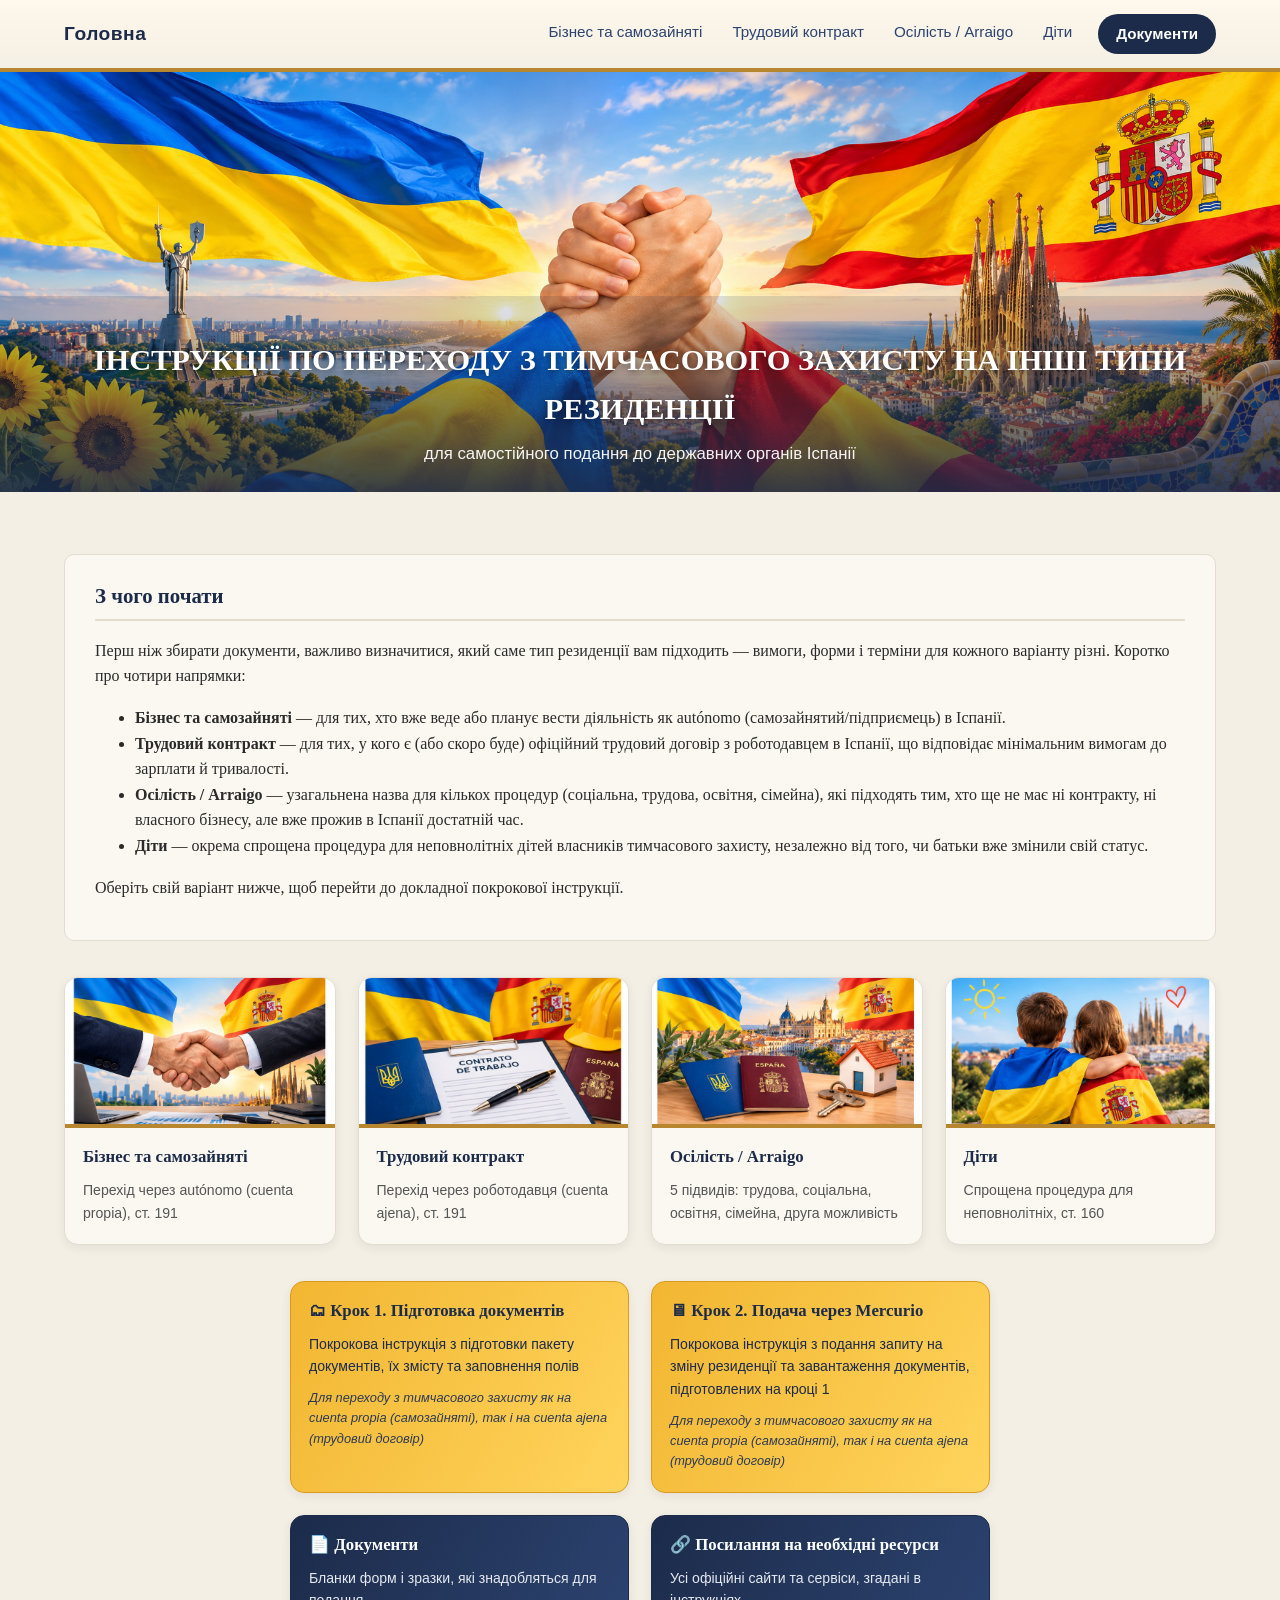
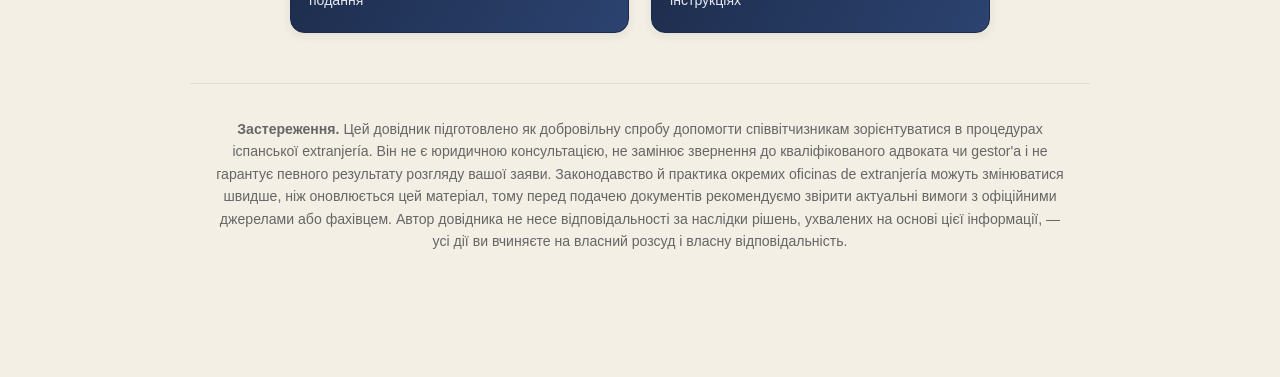
<file: index.html>
<!DOCTYPE html>
<html lang="uk">
<head>
<meta charset="UTF-8">
<meta name="viewport" content="width=device-width, initial-scale=1.0">
<title>Інструкції по переходу з тимчасового захисту на інші типи резиденції</title>
<link rel="stylesheet" href="css/style.css?v=20261110b">
<link rel="icon" href="images/favicon.svg" type="image/svg+xml">
<link rel="icon" href="images/favicon-32.png" sizes="32x32" type="image/png">
<link rel="apple-touch-icon" href="images/apple-touch-icon.png">
</head>
<body>

<header class="site-header">
  <div class="nav-bar">
    <a href="index.html" class="nav-logo">Головна</a>
    <nav class="nav-links">
      <a href="pages/cuenta-propia.html">Бізнес та самозайняті</a>
      <a href="pages/cuenta-ajena.html">Трудовий контракт</a>
      <a href="pages/arraigo.html">Осілість / Arraigo</a>
      <a href="pages/dity.html">Діти</a>
      <a href="pages/dokumenty.html" class="nav-docs">Документи</a>
    </nav>
  </div>
</header>

<div class="hero">
  <img src="images/hero.png" alt="Україна та Іспанія">
  <div class="hero-caption">
    <h1>ІНСТРУКЦІЇ ПО ПЕРЕХОДУ З ТИМЧАСОВОГО ЗАХИСТУ НА ІНШІ ТИПИ РЕЗИДЕНЦІЇ</h1>
    <p>для самостійного подання до державних органів Іспанії</p>
  </div>
</div>

<div class="container-wide">

  <div class="intro-text">
    <h2>З чого почати</h2>
    <p>Перш ніж збирати документи, важливо визначитися, який саме тип резиденції вам підходить — вимоги, форми і терміни для кожного варіанту різні. Коротко про чотири напрямки:</p>
    <ul>
      <li><strong>Бізнес та самозайняті</strong> — для тих, хто вже веде або планує вести діяльність як autónomo (самозайнятий/підприємець) в Іспанії.</li>
      <li><strong>Трудовий контракт</strong> — для тих, у кого є (або скоро буде) офіційний трудовий договір з роботодавцем в Іспанії, що відповідає мінімальним вимогам до зарплати й тривалості.</li>
      <li><strong>Осілість / Arraigo</strong> — узагальнена назва для кількох процедур (соціальна, трудова, освітня, сімейна), які підходять тим, хто ще не має ні контракту, ні власного бізнесу, але вже прожив в Іспанії достатній час.</li>
      <li><strong>Діти</strong> — окрема спрощена процедура для неповнолітніх дітей власників тимчасового захисту, незалежно від того, чи батьки вже змінили свій статус.</li>
    </ul>
    <p>Оберіть свій варіант нижче, щоб перейти до докладної покрокової інструкції.</p>
  </div>

  <div class="tiles-grid">
    <a class="tile" href="pages/cuenta-propia.html">
      <img class="tile-img" src="images/autonomo.png" alt="Бізнес та самозайняті">
      <div class="tile-body">
        <h3>Бізнес та самозайняті</h3>
        <p>Перехід через autónomo (cuenta propia), ст. 191</p>
      </div>
    </a>
    <a class="tile" href="pages/cuenta-ajena.html">
      <img class="tile-img" src="images/trabajo.png" alt="Трудовий контракт">
      <div class="tile-body">
        <h3>Трудовий контракт</h3>
        <p>Перехід через роботодавця (cuenta ajena), ст. 191</p>
      </div>
    </a>
    <a class="tile" href="pages/arraigo.html">
      <img class="tile-img" src="images/arraigo.png" alt="Осілість / Arraigo">
      <div class="tile-body">
        <h3>Осілість / Arraigo</h3>
        <p>5 підвидів: трудова, соціальна, освітня, сімейна, друга можливість</p>
      </div>
    </a>
    <a class="tile" href="pages/dity.html">
      <img class="tile-img" src="images/dity.png" alt="Діти">
      <div class="tile-body">
        <h3>Діти</h3>
        <p>Спрощена процедура для неповнолітніх, ст. 160</p>
      </div>
    </a>
  </div>

  <div class="tiles-grid small">
    <a class="tile tile-primary" href="pages/pidgotovka-dokumentiv.html">
      <div class="tile-body">
        <h3>🗂 Крок 1. Підготовка документів</h3>
        <p>Покрокова інструкція з підготовки пакету документів, їх змісту та заповнення полів</p>
        <p class="tile-note">Для переходу з тимчасового захисту як на cuenta propia (самозайняті), так і на cuenta ajena (трудовий договір)</p>
      </div>
    </a>
    <a class="tile tile-primary" href="pages/podacha-mercurio.html">
      <div class="tile-body">
        <h3>🖥 Крок 2. Подача через Mercurio</h3>
        <p>Покрокова інструкція з подання запиту на зміну резиденції та завантаження документів, підготовлених на кроці 1</p>
        <p class="tile-note">Для переходу з тимчасового захисту як на cuenta propia (самозайняті), так і на cuenta ajena (трудовий договір)</p>
      </div>
    </a>
    <a class="tile tile-secondary" href="pages/dokumenty.html">
      <div class="tile-body">
        <h3>📄 Документи</h3>
        <p>Бланки форм і зразки, які знадобляться для подання</p>
      </div>
    </a>
    <a class="tile tile-secondary" href="pages/posylannya.html">
      <div class="tile-body">
        <h3>🔗 Посилання на необхідні ресурси</h3>
        <p>Усі офіційні сайти та сервіси, згадані в інструкціях</p>
      </div>
    </a>
  </div>

  <div class="legal-footer">
    <p><strong>Застереження.</strong> Цей довідник підготовлено як добровільну спробу допомогти співвітчизникам зорієнтуватися в процедурах іспанської extranjería. Він не є юридичною консультацією, не замінює звернення до кваліфікованого адвоката чи gestor'а і не гарантує певного результату розгляду вашої заяви. Законодавство й практика окремих oficinas de extranjería можуть змінюватися швидше, ніж оновлюється цей матеріал, тому перед подачею документів рекомендуємо звірити актуальні вимоги з офіційними джерелами або фахівцем. Автор довідника не несе відповідальності за наслідки рішень, ухвалених на основі цієї інформації, — усі дії ви вчиняєте на власний розсуд і власну відповідальність.</p>
  </div>

</div>

</body>
</html>
</file>
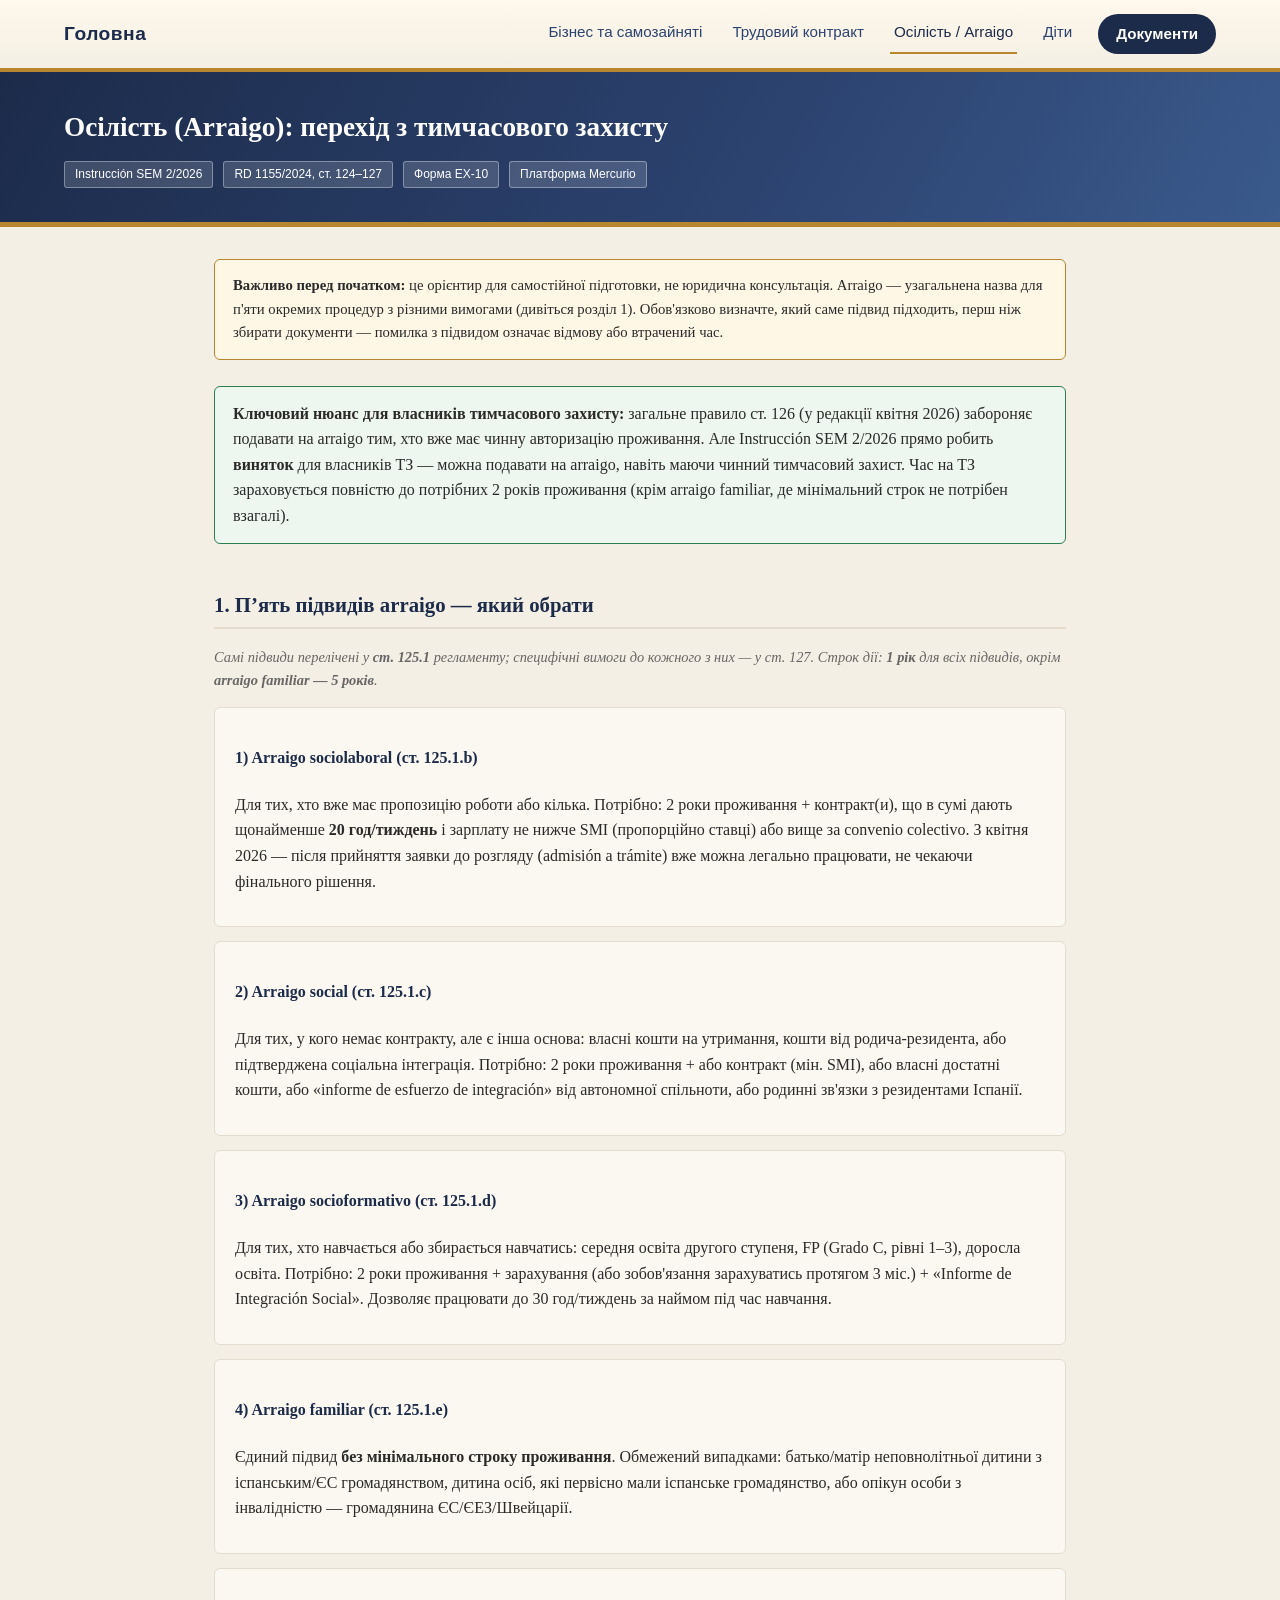
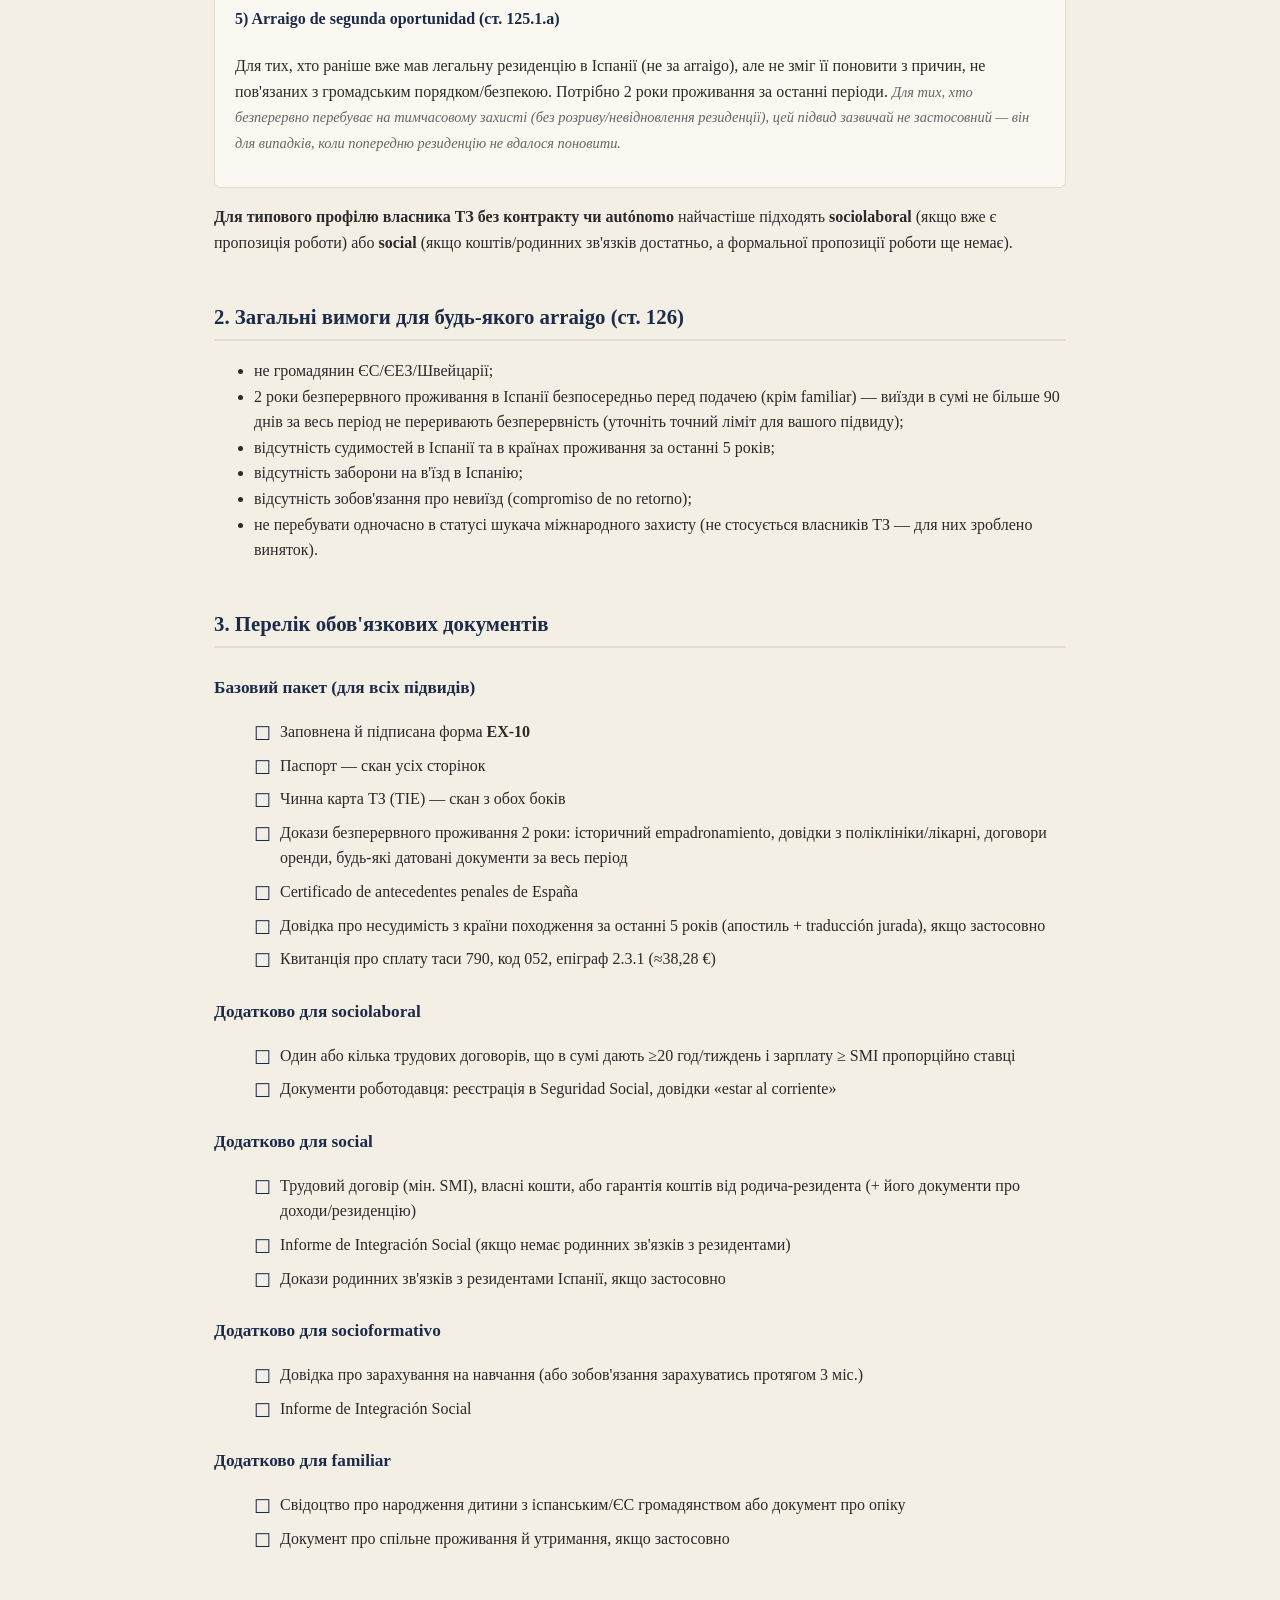
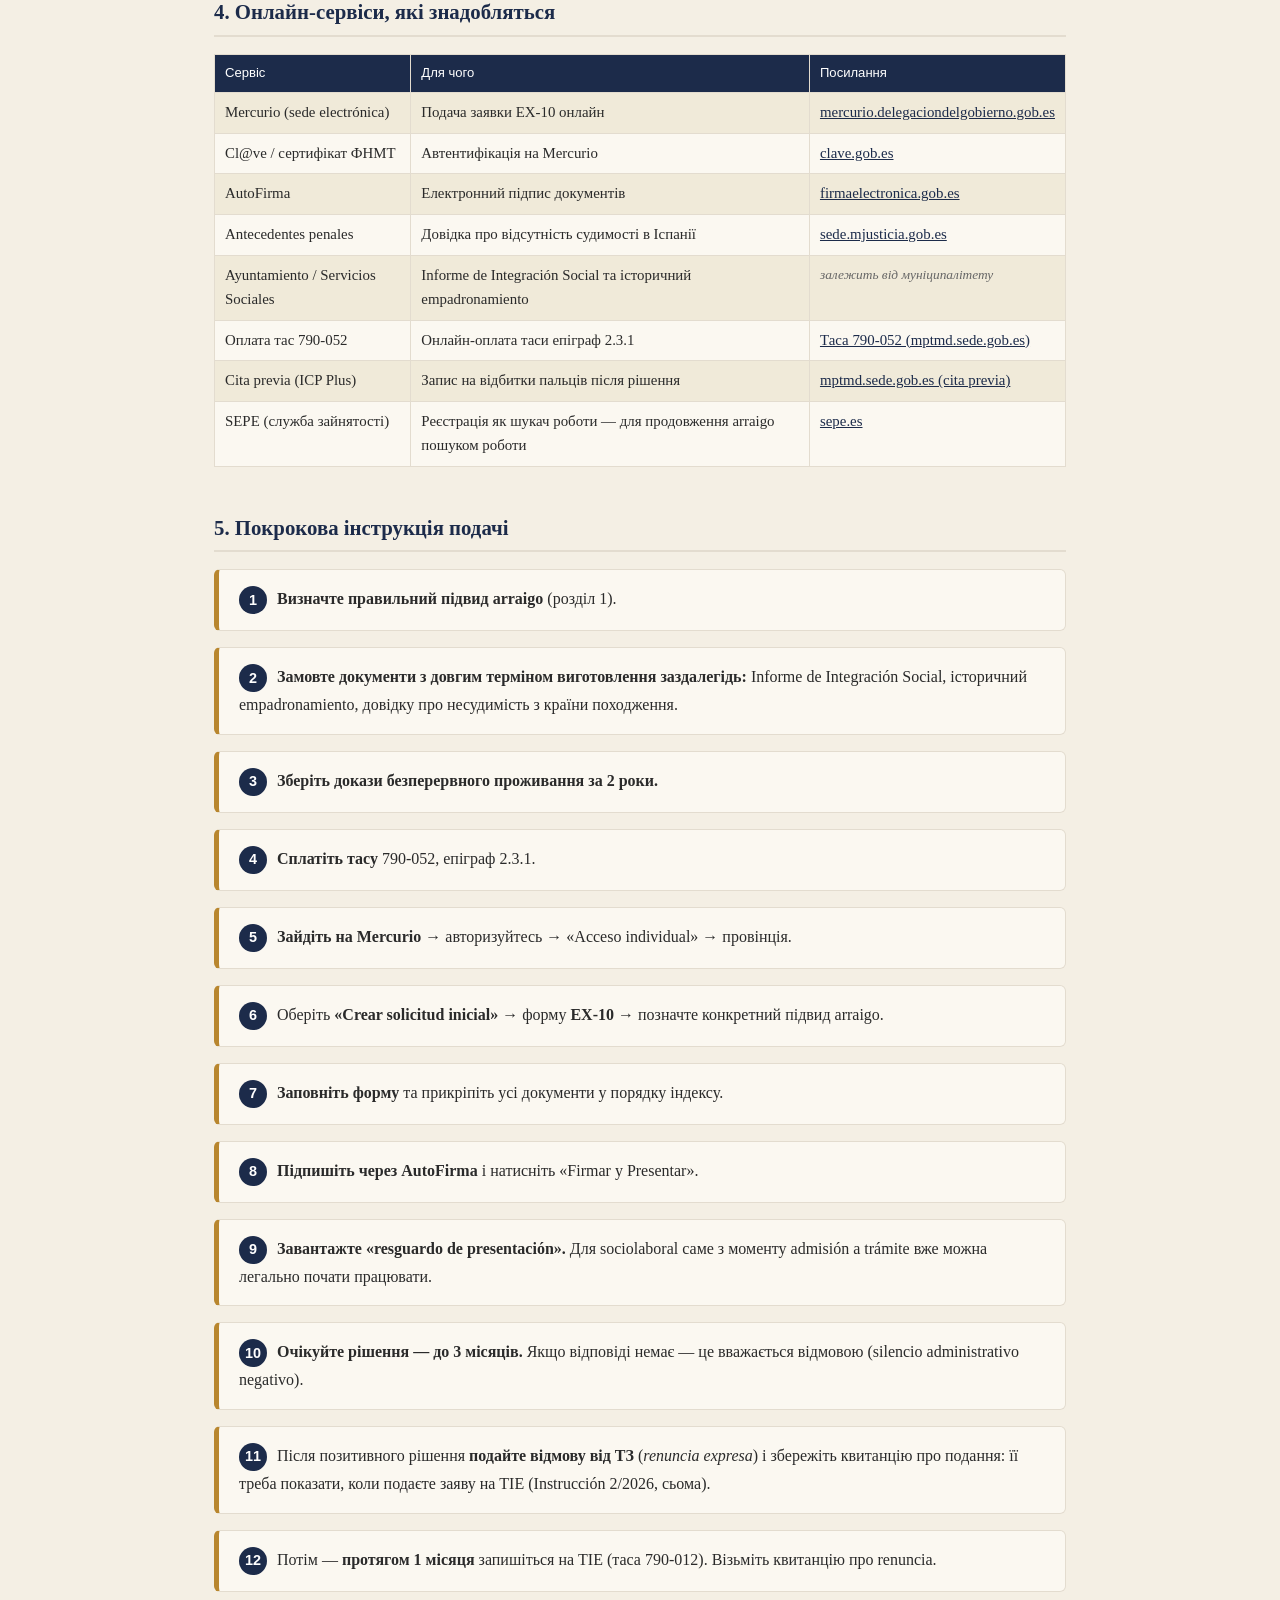
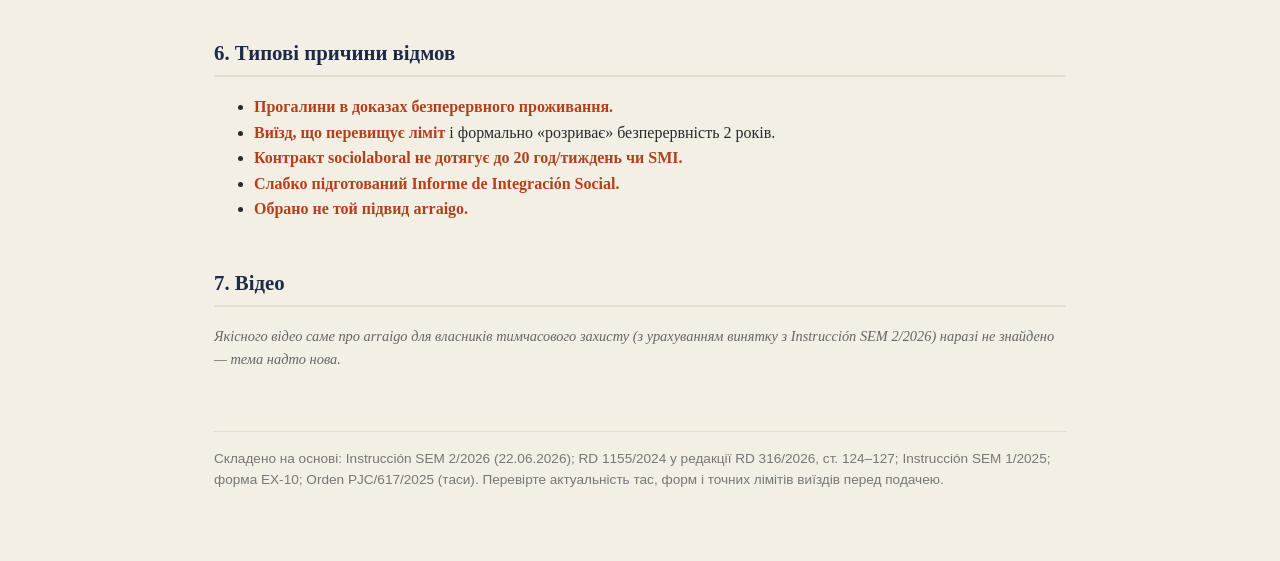
<file: pages/arraigo.html>
<!DOCTYPE html>
<html lang="uk">
<head>
<meta charset="UTF-8">
<meta name="viewport" content="width=device-width, initial-scale=1.0">
<title>Осілість / Arraigo — перехід з ТЗ</title>
<link rel="stylesheet" href="../css/style.css?v=20261110b">
<link rel="icon" href="../images/favicon.svg" type="image/svg+xml">
<link rel="icon" href="../images/favicon-32.png" sizes="32x32" type="image/png">
<link rel="apple-touch-icon" href="../images/apple-touch-icon.png">
</head>
<body>

<header class="site-header">
  <div class="nav-bar">
    <a href="../index.html" class="nav-logo">Головна</a>
    <nav class="nav-links">
      <a href="cuenta-propia.html">Бізнес та самозайняті</a>
      <a href="cuenta-ajena.html">Трудовий контракт</a>
      <a href="arraigo.html" class="active">Осілість / Arraigo</a>
      <a href="dity.html">Діти</a>
      <a href="dokumenty.html" class="nav-docs">Документи</a>
    </nav>
  </div>
</header>

<div class="page-banner">
  <h1>Осілість (Arraigo): перехід з тимчасового захисту</h1>
  <div class="badges">
    <span class="badge">Instrucción SEM 2/2026</span>
    <span class="badge">RD 1155/2024, ст. 124–127</span>
    <span class="badge">Форма EX-10</span>
    <span class="badge">Платформа Mercurio</span>
  </div>
</div>

<div class="container">

<div class="disclaimer">
  <strong>Важливо перед початком:</strong> це орієнтир для самостійної підготовки, не юридична консультація. Arraigo — узагальнена назва для п'яти окремих процедур з різними вимогами (дивіться розділ 1). Обов'язково визначте, який саме підвид підходить, перш ніж збирати документи — помилка з підвидом означає відмову або втрачений час.
</div>

<div class="highlight">
<strong>Ключовий нюанс для власників тимчасового захисту:</strong> загальне правило ст. 126 (у редакції квітня 2026) забороняє подавати на arraigo тим, хто вже має чинну авторизацію проживання. Але Instrucción SEM 2/2026 прямо робить <strong>виняток</strong> для власників ТЗ — можна подавати на arraigo, навіть маючи чинний тимчасовий захист. Час на ТЗ зараховується повністю до потрібних 2 років проживання (крім arraigo familiar, де мінімальний строк не потрібен взагалі).
</div>

<h2>1. П’ять підвидів arraigo — який обрати</h2>
<p class="note">Самі підвиди перелічені у <strong>ст. 125.1</strong> регламенту; специфічні вимоги до кожного з них — у ст. 127. Строк дії: <strong>1 рік</strong> для всіх підвидів, окрім <strong>arraigo familiar — 5 років</strong>.</p>

<div class="type-card">
<h4>1) Arraigo sociolaboral (ст. 125.1.b)</h4>
<p>Для тих, хто вже має пропозицію роботи або кілька. Потрібно: 2 роки проживання + контракт(и), що в сумі дають щонайменше <strong>20 год/тиждень</strong> і зарплату не нижче SMI (пропорційно ставці) або вище за convenio colectivo. З квітня 2026 — після прийняття заявки до розгляду (admisión a trámite) вже можна легально працювати, не чекаючи фінального рішення.</p>
</div>

<div class="type-card">
<h4>2) Arraigo social (ст. 125.1.c)</h4>
<p>Для тих, у кого немає контракту, але є інша основа: власні кошти на утримання, кошти від родича-резидента, або підтверджена соціальна інтеграція. Потрібно: 2 роки проживання + або контракт (мін. SMI), або власні достатні кошти, або «informe de esfuerzo de integración» від автономної спільноти, або родинні зв'язки з резидентами Іспанії.</p>
</div>

<div class="type-card">
<h4>3) Arraigo socioformativo (ст. 125.1.d)</h4>
<p>Для тих, хто навчається або збирається навчатись: середня освіта другого ступеня, FP (Grado C, рівні 1–3), доросла освіта. Потрібно: 2 роки проживання + зарахування (або зобов'язання зарахуватись протягом 3 міс.) + «Informe de Integración Social». Дозволяє працювати до 30 год/тиждень за наймом під час навчання.</p>
</div>

<div class="type-card">
<h4>4) Arraigo familiar (ст. 125.1.e)</h4>
<p>Єдиний підвид <strong>без мінімального строку проживання</strong>. Обмежений випадками: батько/матір неповнолітньої дитини з іспанським/ЄС громадянством, дитина осіб, які первісно мали іспанське громадянство, або опікун особи з інвалідністю — громадянина ЄС/ЄЕЗ/Швейцарії.</p>
</div>

<div class="type-card">
<h4>5) Arraigo de segunda oportunidad (ст. 125.1.a)</h4>
<p>Для тих, хто раніше вже мав легальну резиденцію в Іспанії (не за arraigo), але не зміг її поновити з причин, не пов'язаних з громадським порядком/безпекою. Потрібно 2 роки проживання за останні періоди. <span class="note">Для тих, хто безперервно перебуває на тимчасовому захисті (без розриву/невідновлення резиденції), цей підвид зазвичай не застосовний — він для випадків, коли попередню резиденцію не вдалося поновити.</span></p>
</div>

<p><strong>Для типового профілю власника ТЗ без контракту чи autónomo</strong> найчастіше підходять <strong>sociolaboral</strong> (якщо вже є пропозиція роботи) або <strong>social</strong> (якщо коштів/родинних зв'язків достатньо, а формальної пропозиції роботи ще немає).</p>

<h2>2. Загальні вимоги для будь-якого arraigo (ст. 126)</h2>
<ul>
  <li>не громадянин ЄС/ЄЕЗ/Швейцарії;</li>
  <li>2 роки безперервного проживання в Іспанії безпосередньо перед подачею (крім familiar) — виїзди в сумі не більше 90 днів за весь період не переривають безперервність (уточніть точний ліміт для вашого підвиду);</li>
  <li>відсутність судимостей в Іспанії та в країнах проживання за останні 5 років;</li>
  <li>відсутність заборони на в'їзд в Іспанію;</li>
  <li>відсутність зобов'язання про невиїзд (compromiso de no retorno);</li>
  <li>не перебувати одночасно в статусі шукача міжнародного захисту (не стосується власників ТЗ — для них зроблено виняток).</li>
</ul>

<h2>3. Перелік обов'язкових документів</h2>

<h3>Базовий пакет (для всіх підвидів)</h3>
<ul class="checklist">
  <li>Заповнена й підписана форма <strong>EX-10</strong></li>
  <li>Паспорт — скан усіх сторінок</li>
  <li>Чинна карта ТЗ (TIE) — скан з обох боків</li>
  <li>Докази безперервного проживання 2 роки: історичний empadronamiento, довідки з поліклініки/лікарні, договори оренди, будь-які датовані документи за весь період</li>
  <li>Certificado de antecedentes penales de España</li>
  <li>Довідка про несудимість з країни походження за останні 5 років (апостиль + traducción jurada), якщо застосовно</li>
  <li>Квитанція про сплату таси 790, код 052, епіграф 2.3.1 (≈38,28 €)</li>
</ul>

<h3>Додатково для sociolaboral</h3>
<ul class="checklist">
  <li>Один або кілька трудових договорів, що в сумі дають ≥20 год/тиждень і зарплату ≥ SMI пропорційно ставці</li>
  <li>Документи роботодавця: реєстрація в Seguridad Social, довідки «estar al corriente»</li>
</ul>

<h3>Додатково для social</h3>
<ul class="checklist">
  <li>Трудовий договір (мін. SMI), власні кошти, або гарантія коштів від родича-резидента (+ його документи про доходи/резиденцію)</li>
  <li>Informe de Integración Social (якщо немає родинних зв'язків з резидентами)</li>
  <li>Докази родинних зв'язків з резидентами Іспанії, якщо застосовно</li>
</ul>

<h3>Додатково для socioformativo</h3>
<ul class="checklist">
  <li>Довідка про зарахування на навчання (або зобов'язання зарахуватись протягом 3 міс.)</li>
  <li>Informe de Integración Social</li>
</ul>

<h3>Додатково для familiar</h3>
<ul class="checklist">
  <li>Свідоцтво про народження дитини з іспанським/ЄС громадянством або документ про опіку</li>
  <li>Документ про спільне проживання й утримання, якщо застосовно</li>
</ul>

<h2>4. Онлайн-сервіси, які знадобляться</h2>

<table>
<tr><th>Сервіс</th><th>Для чого</th><th>Посилання</th></tr>
<tr><td>Mercurio (sede electrónica)</td><td>Подача заявки EX-10 онлайн</td><td><a href="https://mercurio.delegaciondelgobierno.gob.es/mercurio" target="_blank">mercurio.delegaciondelgobierno.gob.es</a></td></tr>
<tr><td>Cl@ve / сертифікат ФНМТ</td><td>Автентифікація на Mercurio</td><td><a href="https://clave.gob.es/" target="_blank">clave.gob.es</a></td></tr>
<tr><td>AutoFirma</td><td>Електронний підпис документів</td><td><a href="https://firmaelectronica.gob.es/descargas" target="_blank">firmaelectronica.gob.es</a></td></tr>
<tr><td>Antecedentes penales</td><td>Довідка про відсутність судимості в Іспанії</td><td><a href="https://sede.mjusticia.gob.es/es/tramites/certificado-antecedentes" target="_blank">sede.mjusticia.gob.es</a></td></tr>
<tr><td>Ayuntamiento / Servicios Sociales</td><td>Informe de Integración Social та історичний empadronamiento</td><td class="note">залежить від муніципалітету</td></tr>
<tr><td>Оплата тас 790-052</td><td>Онлайн-оплата таси епіграф 2.3.1</td><td><a href="https://mptmd.sede.gob.es/pagina?id=Tasa-052" target="_blank">Таса 790-052 (mptmd.sede.gob.es)</a></td></tr>
<tr><td>Cita previa (ICP Plus)</td><td>Запис на відбитки пальців після рішення</td><td><a href="https://mptmd.sede.gob.es/pagina?id=Extranjeria-cita-previa-extranjeria" target="_blank">mptmd.sede.gob.es (cita previa)</a></td></tr>
<tr><td>SEPE (служба зайнятості)</td><td>Реєстрація як шукач роботи — для продовження arraigo пошуком роботи</td><td><a href="https://www.sepe.es/" target="_blank">sepe.es</a></td></tr>
</table>

<h2>5. Покрокова інструкція подачі</h2>
<div class="step"><span class="step-num">1</span><strong>Визначте правильний підвид arraigo</strong> (розділ 1).</div>
<div class="step"><span class="step-num">2</span><strong>Замовте документи з довгим терміном виготовлення заздалегідь:</strong> Informe de Integración Social, історичний empadronamiento, довідку про несудимість з країни походження.</div>
<div class="step"><span class="step-num">3</span><strong>Зберіть докази безперервного проживання за 2 роки.</strong></div>
<div class="step"><span class="step-num">4</span><strong>Сплатіть тасу</strong> 790-052, епіграф 2.3.1.</div>
<div class="step"><span class="step-num">5</span><strong>Зайдіть на Mercurio</strong> → авторизуйтесь → «Acceso individual» → провінція.</div>
<div class="step"><span class="step-num">6</span>Оберіть <strong>«Crear solicitud inicial»</strong> → форму <strong>EX-10</strong> → позначте конкретний підвид arraigo.</div>
<div class="step"><span class="step-num">7</span><strong>Заповніть форму</strong> та прикріпіть усі документи у порядку індексу.</div>
<div class="step"><span class="step-num">8</span><strong>Підпишіть через AutoFirma</strong> і натисніть «Firmar y Presentar».</div>
<div class="step"><span class="step-num">9</span><strong>Завантажте «resguardo de presentación».</strong> Для sociolaboral саме з моменту admisión a trámite вже можна легально почати працювати.</div>
<div class="step"><span class="step-num">10</span><strong>Очікуйте рішення — до 3 місяців.</strong> Якщо відповіді немає — це вважається відмовою (silencio administrativo negativo).</div>
<div class="step"><span class="step-num">11</span>Після позитивного рішення <strong>подайте відмову від ТЗ</strong> (<em>renuncia expresa</em>) і збережіть квитанцію про подання: її треба показати, коли подаєте заяву на TIE (Instrucción 2/2026, сьома).</div>
<div class="step"><span class="step-num">12</span>Потім — <strong>протягом 1 місяця</strong> запишіться на TIE (таса 790-012). Візьміть квитанцію про renuncia.</div>

<h2>6. Типові причини відмов</h2>
<ul>
  <li><span class="tag-warn">Прогалини в доказах безперервного проживання.</span></li>
  <li><span class="tag-warn">Виїзд, що перевищує ліміт</span> і формально «розриває» безперервність 2 років.</li>
  <li><span class="tag-warn">Контракт sociolaboral не дотягує до 20 год/тиждень чи SMI.</span></li>
  <li><span class="tag-warn">Слабко підготований Informe de Integración Social.</span></li>
  <li><span class="tag-warn">Обрано не той підвид arraigo.</span></li>
</ul>

<h2>7. Відео</h2>
<p class="note">Якісного відео саме про arraigo для власників тимчасового захисту (з урахуванням винятку з Instrucción SEM 2/2026) наразі не знайдено — тема надто нова.</p>

<div class="page-footer">
  Складено на основі: Instrucción SEM 2/2026 (22.06.2026); RD 1155/2024 у редакції RD 316/2026, ст. 124–127; Instrucción SEM 1/2025; форма EX-10; Orden PJC/617/2025 (таси). Перевірте актуальність тас, форм і точних лімітів виїздів перед подачею.
</div>

</div>
</body>
</html>
</file>
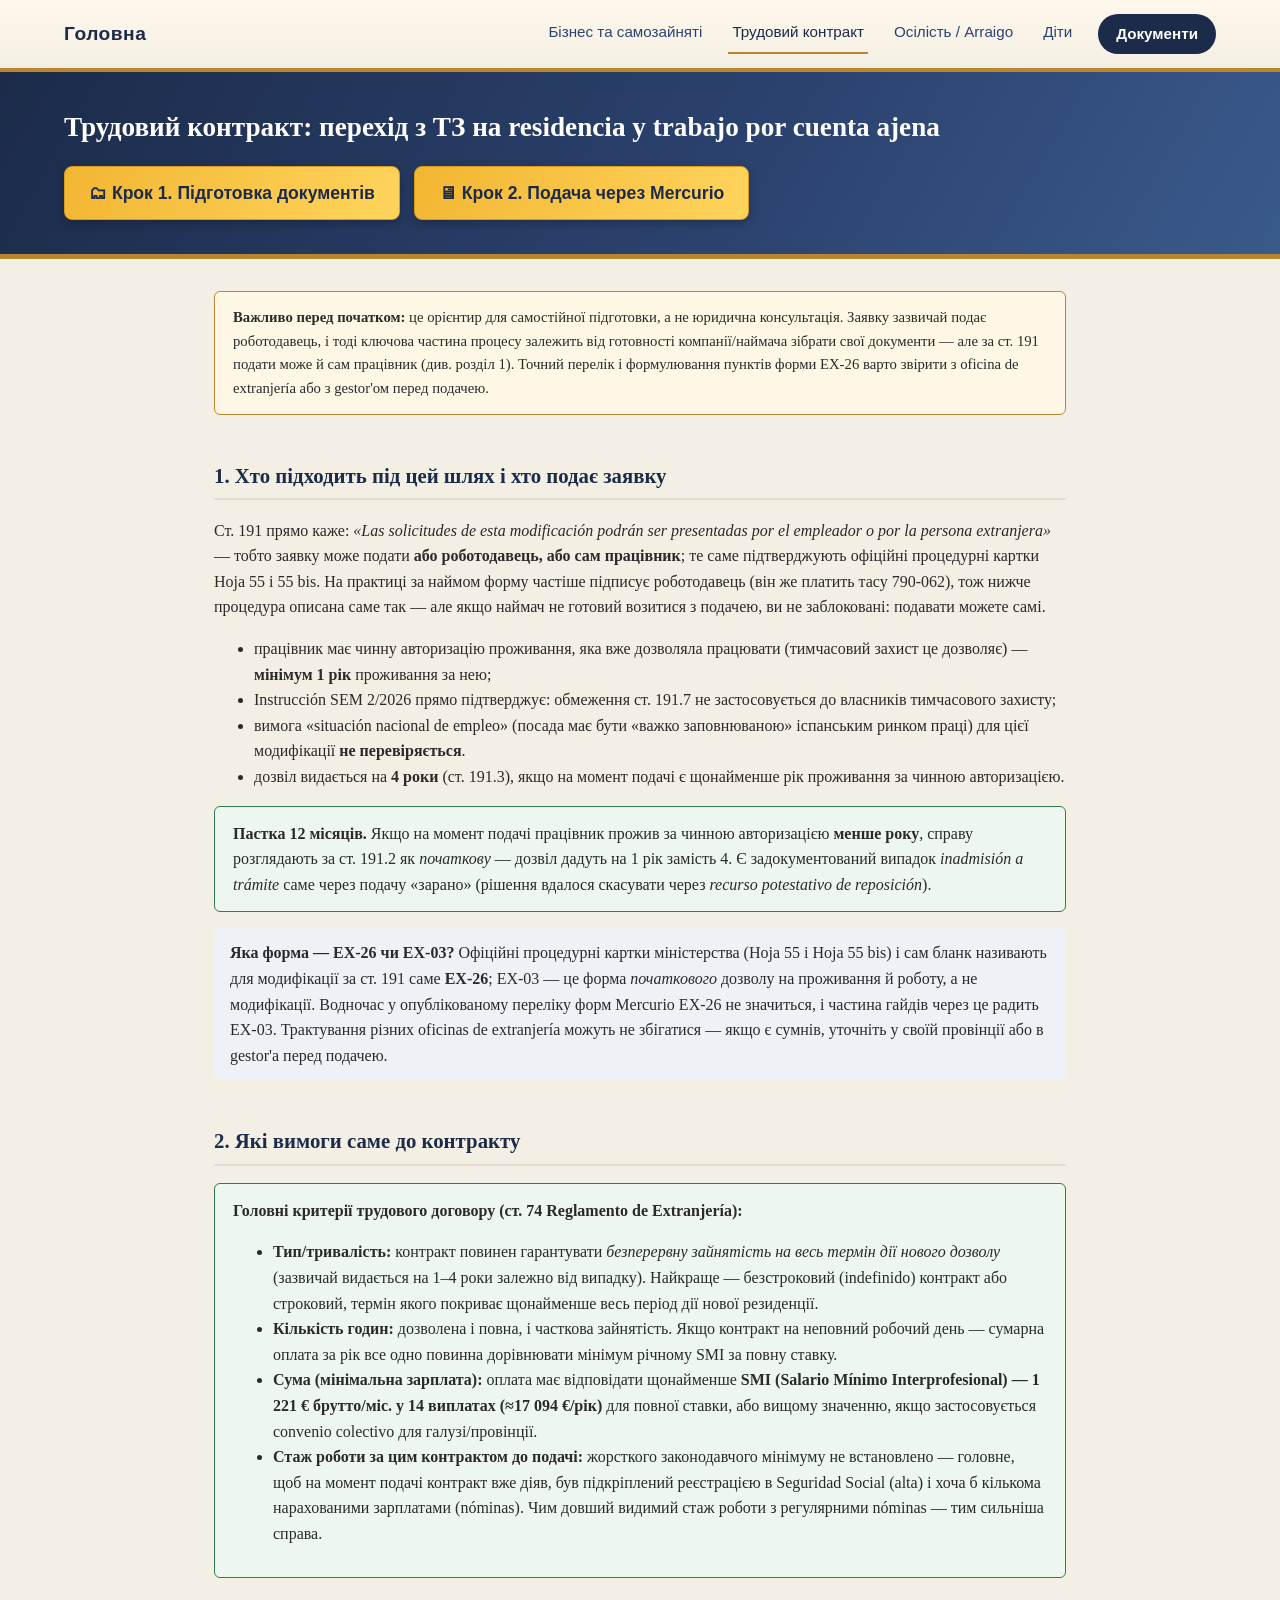
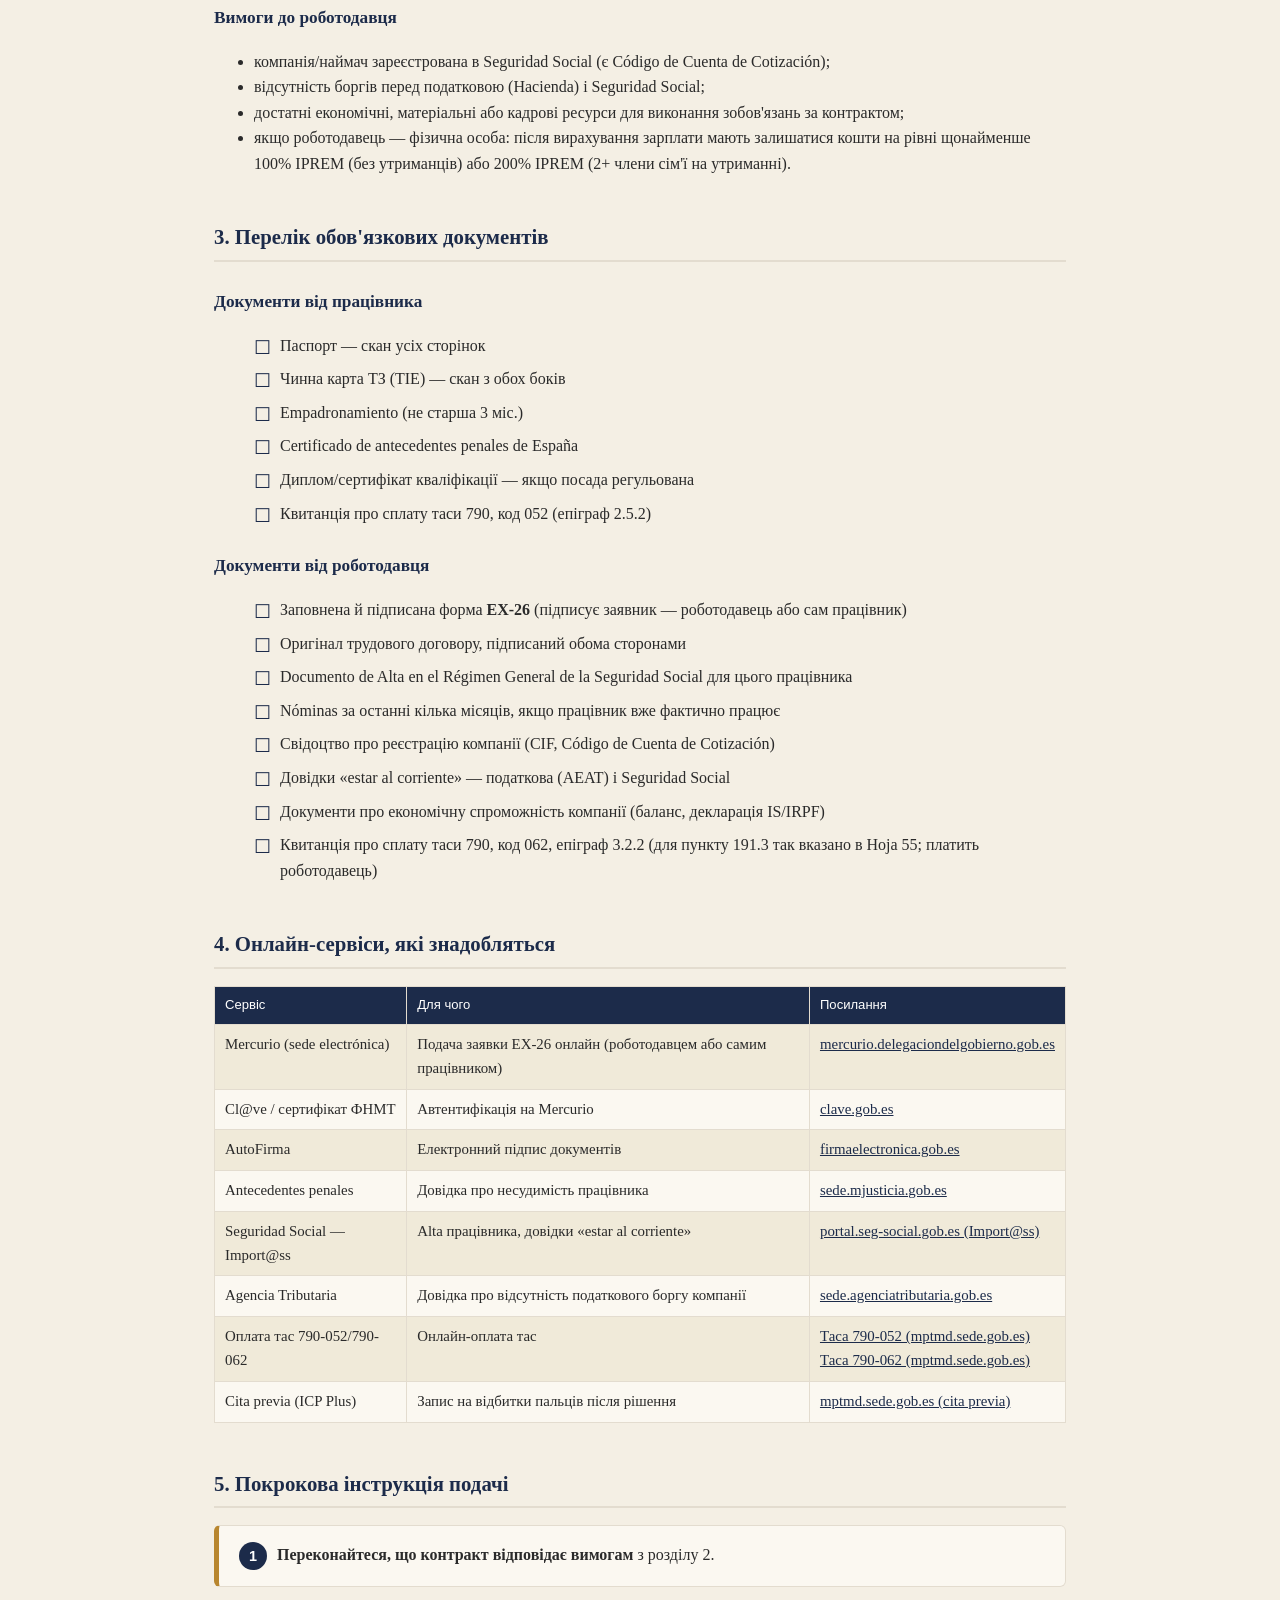
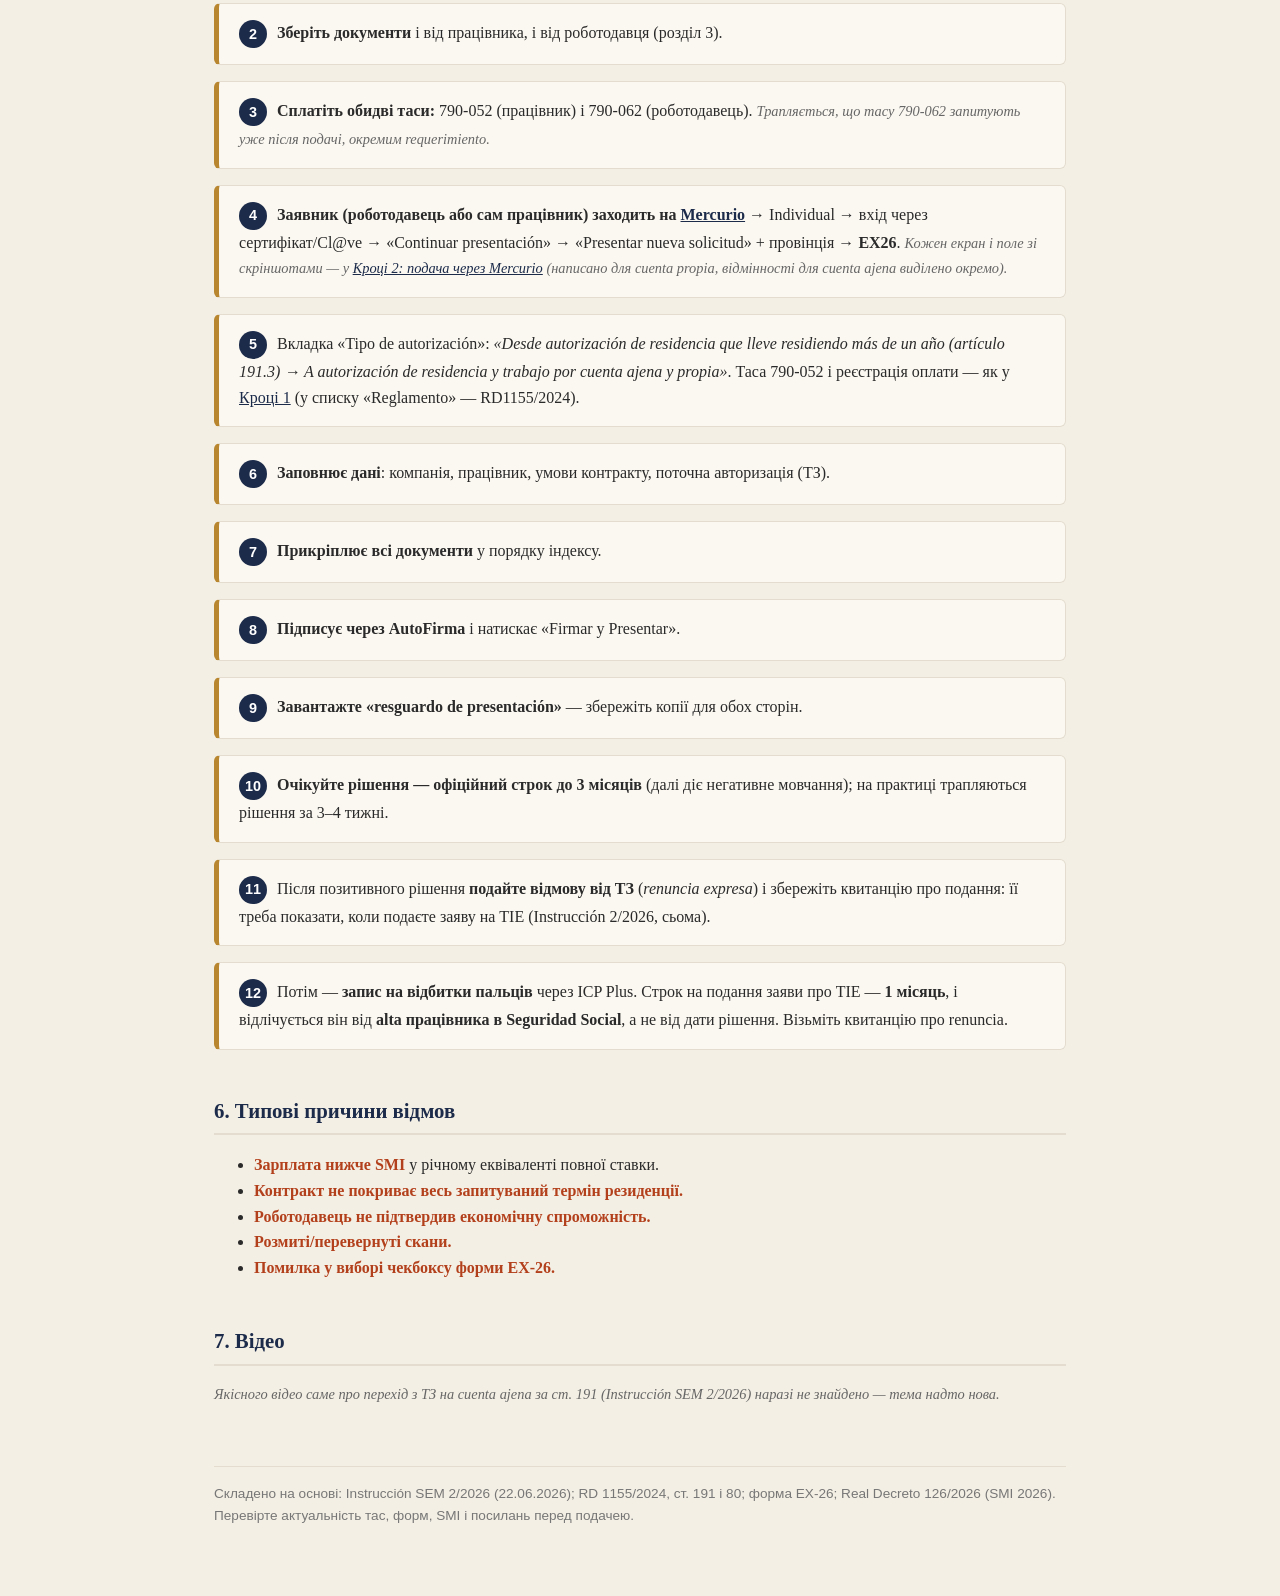
<file: pages/cuenta-ajena.html>
<!DOCTYPE html>
<html lang="uk">
<head>
<meta charset="UTF-8">
<meta name="viewport" content="width=device-width, initial-scale=1.0">
<title>Трудовий контракт — перехід з ТЗ</title>
<link rel="stylesheet" href="../css/style.css?v=20261110b">
<link rel="icon" href="../images/favicon.svg" type="image/svg+xml">
<link rel="icon" href="../images/favicon-32.png" sizes="32x32" type="image/png">
<link rel="apple-touch-icon" href="../images/apple-touch-icon.png">
</head>
<body>

<header class="site-header">
  <div class="nav-bar">
    <a href="../index.html" class="nav-logo">Головна</a>
    <nav class="nav-links">
      <a href="cuenta-propia.html">Бізнес та самозайняті</a>
      <a href="cuenta-ajena.html" class="active">Трудовий контракт</a>
      <a href="arraigo.html">Осілість / Arraigo</a>
      <a href="dity.html">Діти</a>
      <a href="dokumenty.html" class="nav-docs">Документи</a>
    </nav>
  </div>
</header>

<div class="page-banner">
  <h1>Трудовий контракт: перехід з ТЗ на residencia y trabajo por cuenta ajena</h1>
  <div class="banner-steps">
    <a class="banner-step" href="pidgotovka-dokumentiv.html">🗂 Крок 1. Підготовка документів</a>
    <a class="banner-step" href="podacha-mercurio.html">🖥 Крок 2. Подача через Mercurio</a>
  </div>
</div>

<div class="container">

<div class="disclaimer">
  <strong>Важливо перед початком:</strong> це орієнтир для самостійної підготовки, а не юридична консультація. Заявку зазвичай подає роботодавець, і тоді ключова частина процесу залежить від готовності компанії/наймача зібрати свої документи — але за ст. 191 подати може й сам працівник (див. розділ 1). Точний перелік і формулювання пунктів форми EX-26 варто звірити з oficina de extranjería або з gestor'ом перед подачею.
</div>

<h2>1. Хто підходить під цей шлях і хто подає заявку</h2>
<p>Ст. 191 прямо каже: <em>«Las solicitudes de esta modificación podrán ser presentadas por el empleador o por la persona extranjera»</em> — тобто заявку може подати <strong>або роботодавець, або сам працівник</strong>; те саме підтверджують офіційні процедурні картки Hoja 55 і 55 bis. На практиці за наймом форму частіше підписує роботодавець (він же платить тасу 790-062), тож нижче процедура описана саме так — але якщо наймач не готовий возитися з подачею, ви не заблоковані: подавати можете самі.</p>
<ul>
  <li>працівник має чинну авторизацію проживання, яка вже дозволяла працювати (тимчасовий захист це дозволяє) — <strong>мінімум 1 рік</strong> проживання за нею;</li>
  <li>Instrucción SEM 2/2026 прямо підтверджує: обмеження ст. 191.7 не застосовується до власників тимчасового захисту;</li>
  <li>вимога «situación nacional de empleo» (посада має бути «важко заповнюваною» іспанським ринком праці) для цієї модифікації <strong>не перевіряється</strong>.</li>
  <li>дозвіл видається на <strong>4 роки</strong> (ст. 191.3), якщо на момент подачі є щонайменше рік проживання за чинною авторизацією.</li>
</ul>

<div class="highlight">
<strong>Пастка 12 місяців.</strong> Якщо на момент подачі працівник прожив за чинною авторизацією <strong>менше року</strong>, справу розглядають за ст. 191.2 як <em>початкову</em> — дозвіл дадуть на 1 рік замість 4. Є задокументований випадок <em>inadmisión a trámite</em> саме через подачу «зарано» (рішення вдалося скасувати через <em>recurso potestativo de reposición</em>).
</div>

<div class="link-box">
<strong>Яка форма — EX-26 чи EX-03?</strong> Офіційні процедурні картки міністерства (Hoja 55 і Hoja 55 bis) і сам бланк називають для модифікації за ст. 191 саме <strong>EX-26</strong>; EX-03 — це форма <em>початкового</em> дозволу на проживання й роботу, а не модифікації. Водночас у опублікованому переліку форм Mercurio EX-26 не значиться, і частина гайдів через це радить EX-03. Трактування різних oficinas de extranjería можуть не збігатися — якщо є сумнів, уточніть у своїй провінції або в gestor'а перед подачею.
</div>

<h2>2. Які вимоги саме до контракту</h2>

<div class="highlight">
<strong>Головні критерії трудового договору (ст. 74 Reglamento de Extranjería):</strong>
<ul>
  <li><strong>Тип/тривалість:</strong> контракт повинен гарантувати <em>безперервну зайнятість на весь термін дії нового дозволу</em> (зазвичай видається на 1–4 роки залежно від випадку). Найкраще — безстроковий (indefinido) контракт або строковий, термін якого покриває щонайменше весь період дії нової резиденції.</li>
  <li><strong>Кількість годин:</strong> дозволена і повна, і часткова зайнятість. Якщо контракт на неповний робочий день — сумарна оплата за рік все одно повинна дорівнювати мінімум річному SMI за повну ставку.</li>
  <li><strong>Сума (мінімальна зарплата):</strong> оплата має відповідати щонайменше <strong>SMI (Salario Mínimo Interprofesional) — 1 221 € брутто/міс. у 14 виплатах (≈17 094 €/рік)</strong> для повної ставки, або вищому значенню, якщо застосовується convenio colectivo для галузі/провінції.</li>
  <li><strong>Стаж роботи за цим контрактом до подачі:</strong> жорсткого законодавчого мінімуму не встановлено — головне, щоб на момент подачі контракт вже діяв, був підкріплений реєстрацією в Seguridad Social (alta) і хоча б кількома нарахованими зарплатами (nóminas). Чим довший видимий стаж роботи з регулярними nóminas — тим сильніша справа.</li>
</ul>
</div>

<h3>Вимоги до роботодавця</h3>
<ul>
  <li>компанія/наймач зареєстрована в Seguridad Social (є Código de Cuenta de Cotización);</li>
  <li>відсутність боргів перед податковою (Hacienda) і Seguridad Social;</li>
  <li>достатні економічні, матеріальні або кадрові ресурси для виконання зобов'язань за контрактом;</li>
  <li>якщо роботодавець — фізична особа: після вирахування зарплати мають залишатися кошти на рівні щонайменше 100% IPREM (без утриманців) або 200% IPREM (2+ члени сім'ї на утриманні).</li>
</ul>

<h2>3. Перелік обов'язкових документів</h2>

<h3>Документи від працівника</h3>
<ul class="checklist">
  <li>Паспорт — скан усіх сторінок</li>
  <li>Чинна карта ТЗ (TIE) — скан з обох боків</li>
  <li>Empadronamiento (не старша 3 міс.)</li>
  <li>Certificado de antecedentes penales de España</li>
  <li>Диплом/сертифікат кваліфікації — якщо посада регульована</li>
  <li>Квитанція про сплату таси 790, код 052 (епіграф 2.5.2)</li>
</ul>

<h3>Документи від роботодавця</h3>
<ul class="checklist">
  <li>Заповнена й підписана форма <strong>EX-26</strong> (підписує заявник — роботодавець або сам працівник)</li>
  <li>Оригінал трудового договору, підписаний обома сторонами</li>
  <li>Documento de Alta en el Régimen General de la Seguridad Social для цього працівника</li>
  <li>Nóminas за останні кілька місяців, якщо працівник вже фактично працює</li>
  <li>Свідоцтво про реєстрацію компанії (CIF, Código de Cuenta de Cotización)</li>
  <li>Довідки «estar al corriente» — податкова (AEAT) і Seguridad Social</li>
  <li>Документи про економічну спроможність компанії (баланс, декларація IS/IRPF)</li>
  <li>Квитанція про сплату таси 790, код 062, епіграф 3.2.2 (для пункту 191.3 так вказано в Hoja 55; платить роботодавець)</li>
</ul>

<h2>4. Онлайн-сервіси, які знадобляться</h2>

<table>
<tr><th>Сервіс</th><th>Для чого</th><th>Посилання</th></tr>
<tr><td>Mercurio (sede electrónica)</td><td>Подача заявки EX-26 онлайн (роботодавцем або самим працівником)</td><td><a href="https://mercurio.delegaciondelgobierno.gob.es/mercurio" target="_blank">mercurio.delegaciondelgobierno.gob.es</a></td></tr>
<tr><td>Cl@ve / сертифікат ФНМТ</td><td>Автентифікація на Mercurio</td><td><a href="https://clave.gob.es/" target="_blank">clave.gob.es</a></td></tr>
<tr><td>AutoFirma</td><td>Електронний підпис документів</td><td><a href="https://firmaelectronica.gob.es/descargas" target="_blank">firmaelectronica.gob.es</a></td></tr>
<tr><td>Antecedentes penales</td><td>Довідка про несудимість працівника</td><td><a href="https://sede.mjusticia.gob.es/es/tramites/certificado-antecedentes" target="_blank">sede.mjusticia.gob.es</a></td></tr>
<tr><td>Seguridad Social — Import@ss</td><td>Alta працівника, довідки «estar al corriente»</td><td><a href="https://portal.seg-social.gob.es/wps/portal/importass/importass" target="_blank">portal.seg-social.gob.es (Import@ss)</a></td></tr>
<tr><td>Agencia Tributaria</td><td>Довідка про відсутність податкового боргу компанії</td><td><a href="https://sede.agenciatributaria.gob.es/" target="_blank">sede.agenciatributaria.gob.es</a></td></tr>
<tr><td>Оплата тас 790-052/790-062</td><td>Онлайн-оплата тас</td><td><a href="https://mptmd.sede.gob.es/pagina?id=Tasa-052" target="_blank">Таса 790-052 (mptmd.sede.gob.es)</a><br><a href="https://mptmd.sede.gob.es/pagina?id=Tasa-062" target="_blank">Таса 790-062 (mptmd.sede.gob.es)</a></td></tr>
<tr><td>Cita previa (ICP Plus)</td><td>Запис на відбитки пальців після рішення</td><td><a href="https://mptmd.sede.gob.es/pagina?id=Extranjeria-cita-previa-extranjeria" target="_blank">mptmd.sede.gob.es (cita previa)</a></td></tr>
</table>

<h2>5. Покрокова інструкція подачі</h2>
<div class="step"><span class="step-num">1</span><strong>Переконайтеся, що контракт відповідає вимогам</strong> з розділу 2.</div>
<div class="step"><span class="step-num">2</span><strong>Зберіть документи</strong> і від працівника, і від роботодавця (розділ 3).</div>
<div class="step"><span class="step-num">3</span><strong>Сплатіть обидві таси:</strong> 790-052 (працівник) і 790-062 (роботодавець). <span class="note">Трапляється, що тасу 790-062 запитують уже після подачі, окремим requerimiento.</span></div>
<div class="step"><span class="step-num">4</span><strong>Заявник (роботодавець або сам працівник) заходить на <a href="https://mercurio.delegaciondelgobierno.gob.es/mercurio/" target="_blank">Mercurio</a></strong> → Individual → вхід через сертифікат/Cl@ve → «Continuar presentación» → «Presentar nueva solicitud» + провінція → <strong>EX26</strong>. <span class="note">Кожен екран і поле зі скріншотами — у <a href="podacha-mercurio.html">Кроці 2: подача через Mercurio</a> (написано для cuenta propia, відмінності для cuenta ajena виділено окремо).</span></div>
<div class="step"><span class="step-num">5</span>Вкладка «Tipo de autorización»: <em>«Desde autorización de residencia que lleve residiendo más de un año (artículo 191.3) → A autorización de residencia y trabajo por cuenta ajena y propia»</em>. Таса 790-052 і реєстрація оплати — як у <a href="pidgotovka-dokumentiv.html#tasa">Кроці 1</a> (у списку «Reglamento» — RD1155/2024).</div>
<div class="step"><span class="step-num">6</span><strong>Заповнює дані</strong>: компанія, працівник, умови контракту, поточна авторизація (ТЗ).</div>
<div class="step"><span class="step-num">7</span><strong>Прикріплює всі документи</strong> у порядку індексу.</div>
<div class="step"><span class="step-num">8</span><strong>Підписує через AutoFirma</strong> і натискає «Firmar y Presentar».</div>
<div class="step"><span class="step-num">9</span><strong>Завантажте «resguardo de presentación»</strong> — збережіть копії для обох сторін.</div>
<div class="step"><span class="step-num">10</span><strong>Очікуйте рішення — офіційний строк до 3 місяців</strong> (далі діє негативне мовчання); на практиці трапляються рішення за 3–4 тижні.</div>
<div class="step"><span class="step-num">11</span>Після позитивного рішення <strong>подайте відмову від ТЗ</strong> (<em>renuncia expresa</em>) і збережіть квитанцію про подання: її треба показати, коли подаєте заяву на TIE (Instrucción 2/2026, сьома).</div>
<div class="step"><span class="step-num">12</span>Потім — <strong>запис на відбитки пальців</strong> через ICP Plus. Строк на подання заяви про TIE — <strong>1 місяць</strong>, і відлічується він від <strong>alta працівника в Seguridad Social</strong>, а не від дати рішення. Візьміть квитанцію про renuncia.</div>

<h2>6. Типові причини відмов</h2>
<ul>
  <li><span class="tag-warn">Зарплата нижче SMI</span> у річному еквіваленті повної ставки.</li>
  <li><span class="tag-warn">Контракт не покриває весь запитуваний термін резиденції.</span></li>
  <li><span class="tag-warn">Роботодавець не підтвердив економічну спроможність.</span></li>
  <li><span class="tag-warn">Розмиті/перевернуті скани.</span></li>
  <li><span class="tag-warn">Помилка у виборі чекбоксу форми EX-26.</span></li>
</ul>

<h2>7. Відео</h2>
<p class="note">Якісного відео саме про перехід з ТЗ на cuenta ajena за ст. 191 (Instrucción SEM 2/2026) наразі не знайдено — тема надто нова.</p>

<div class="page-footer">
  Складено на основі: Instrucción SEM 2/2026 (22.06.2026); RD 1155/2024, ст. 191 і 80; форма EX-26; Real Decreto 126/2026 (SMI 2026). Перевірте актуальність тас, форм, SMI і посилань перед подачею.
</div>

</div>
</body>
</html>
</file>
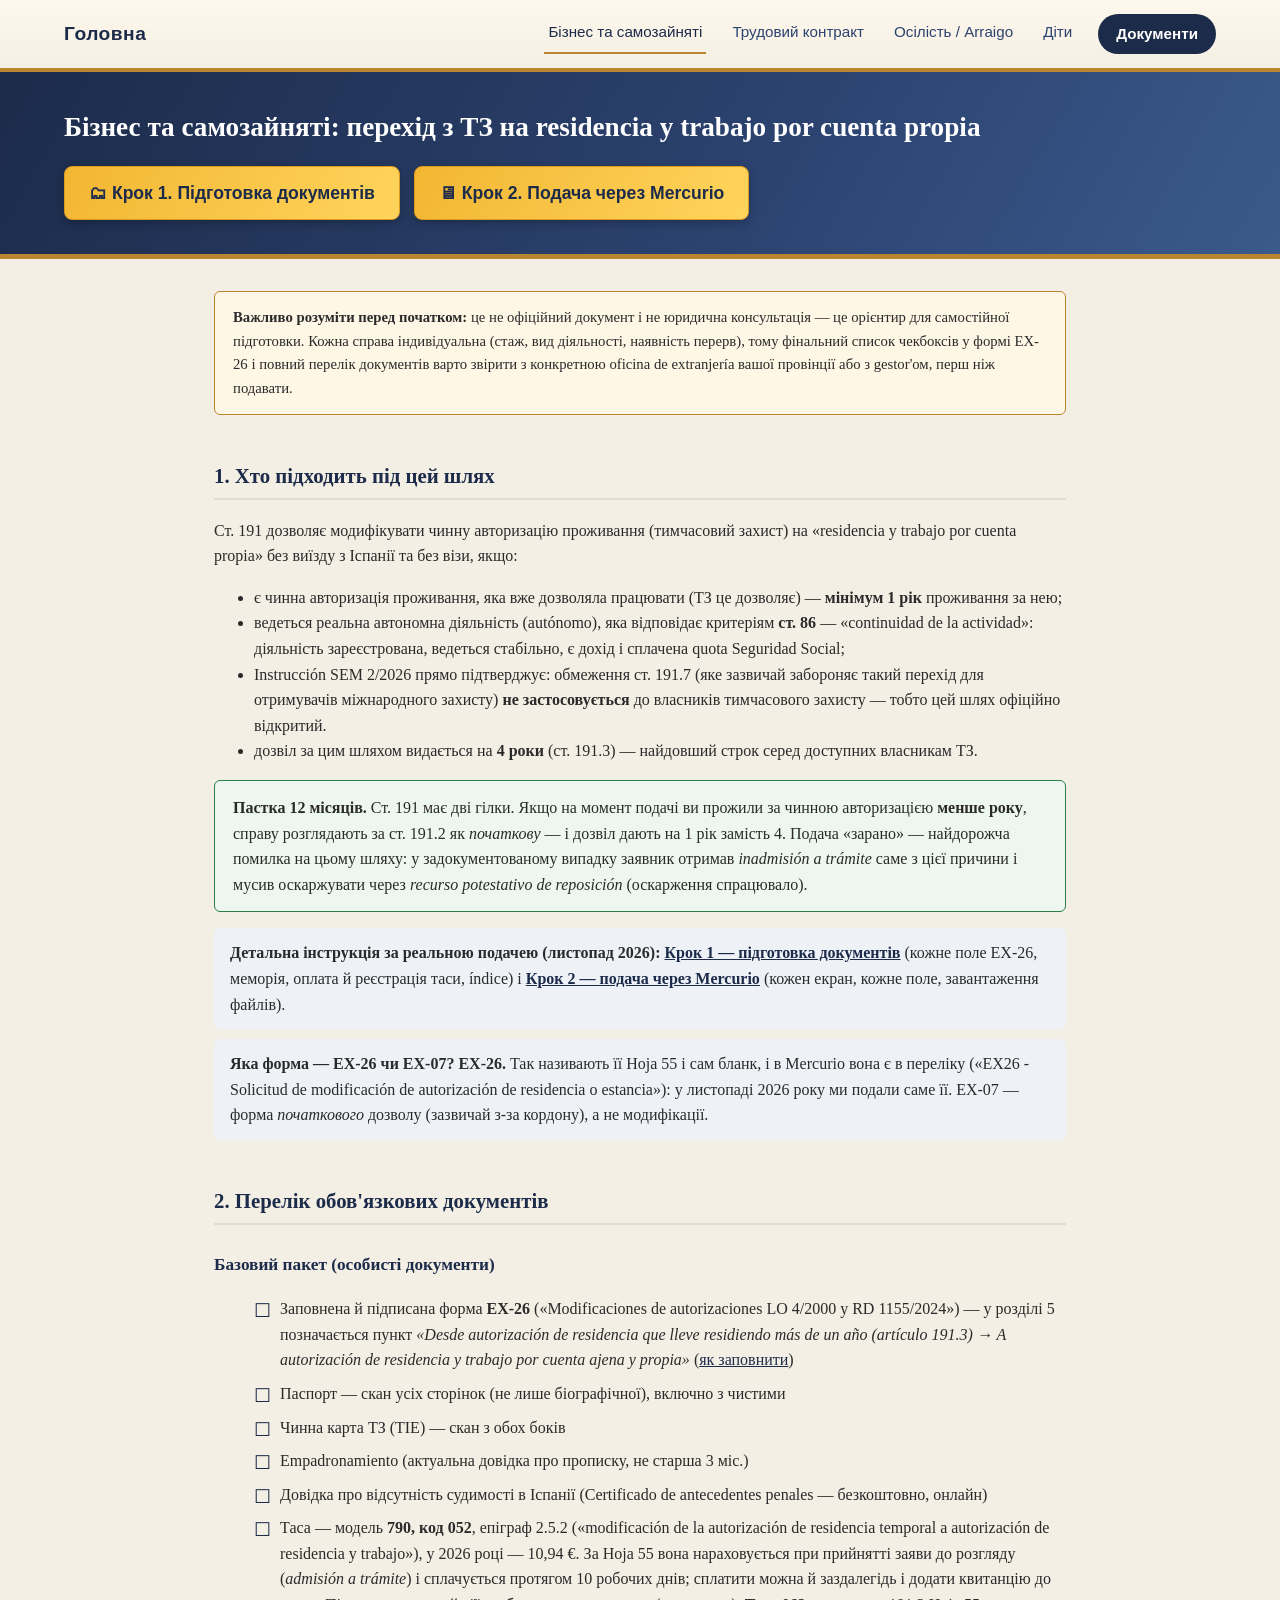
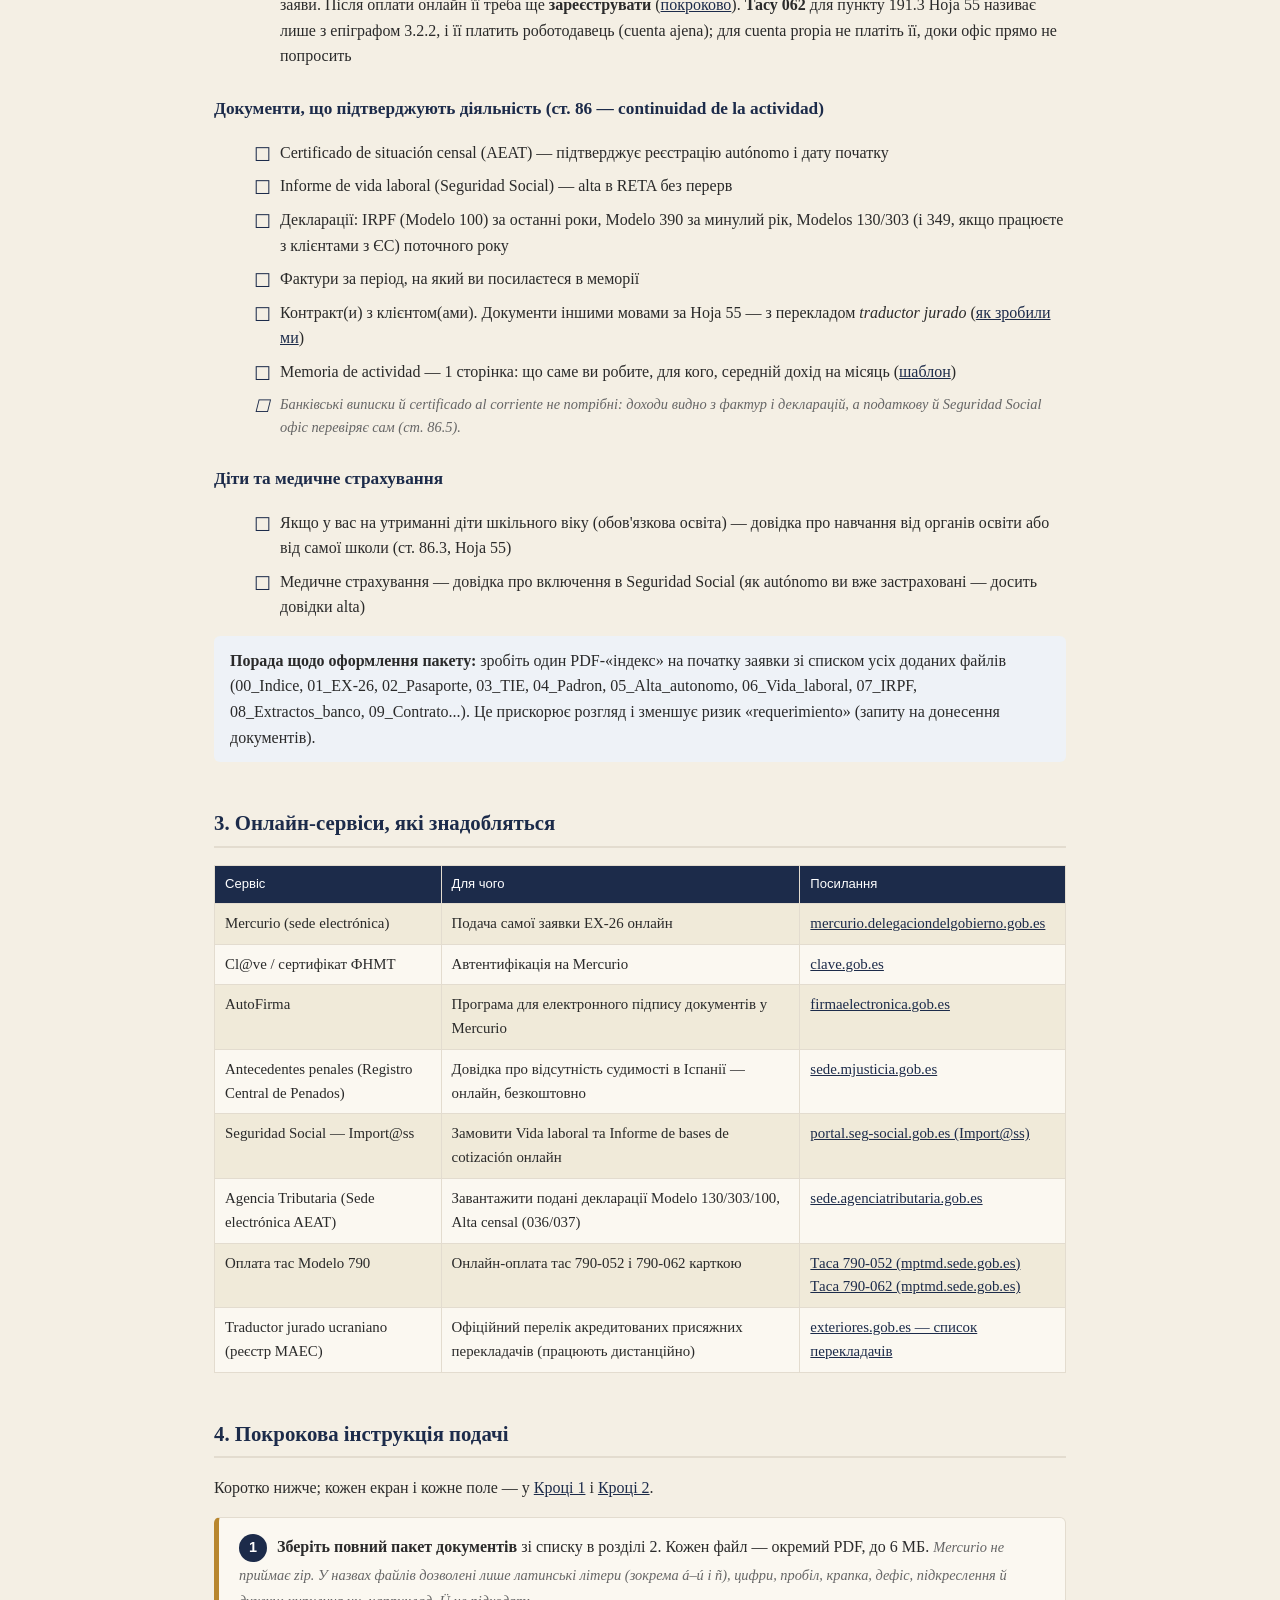
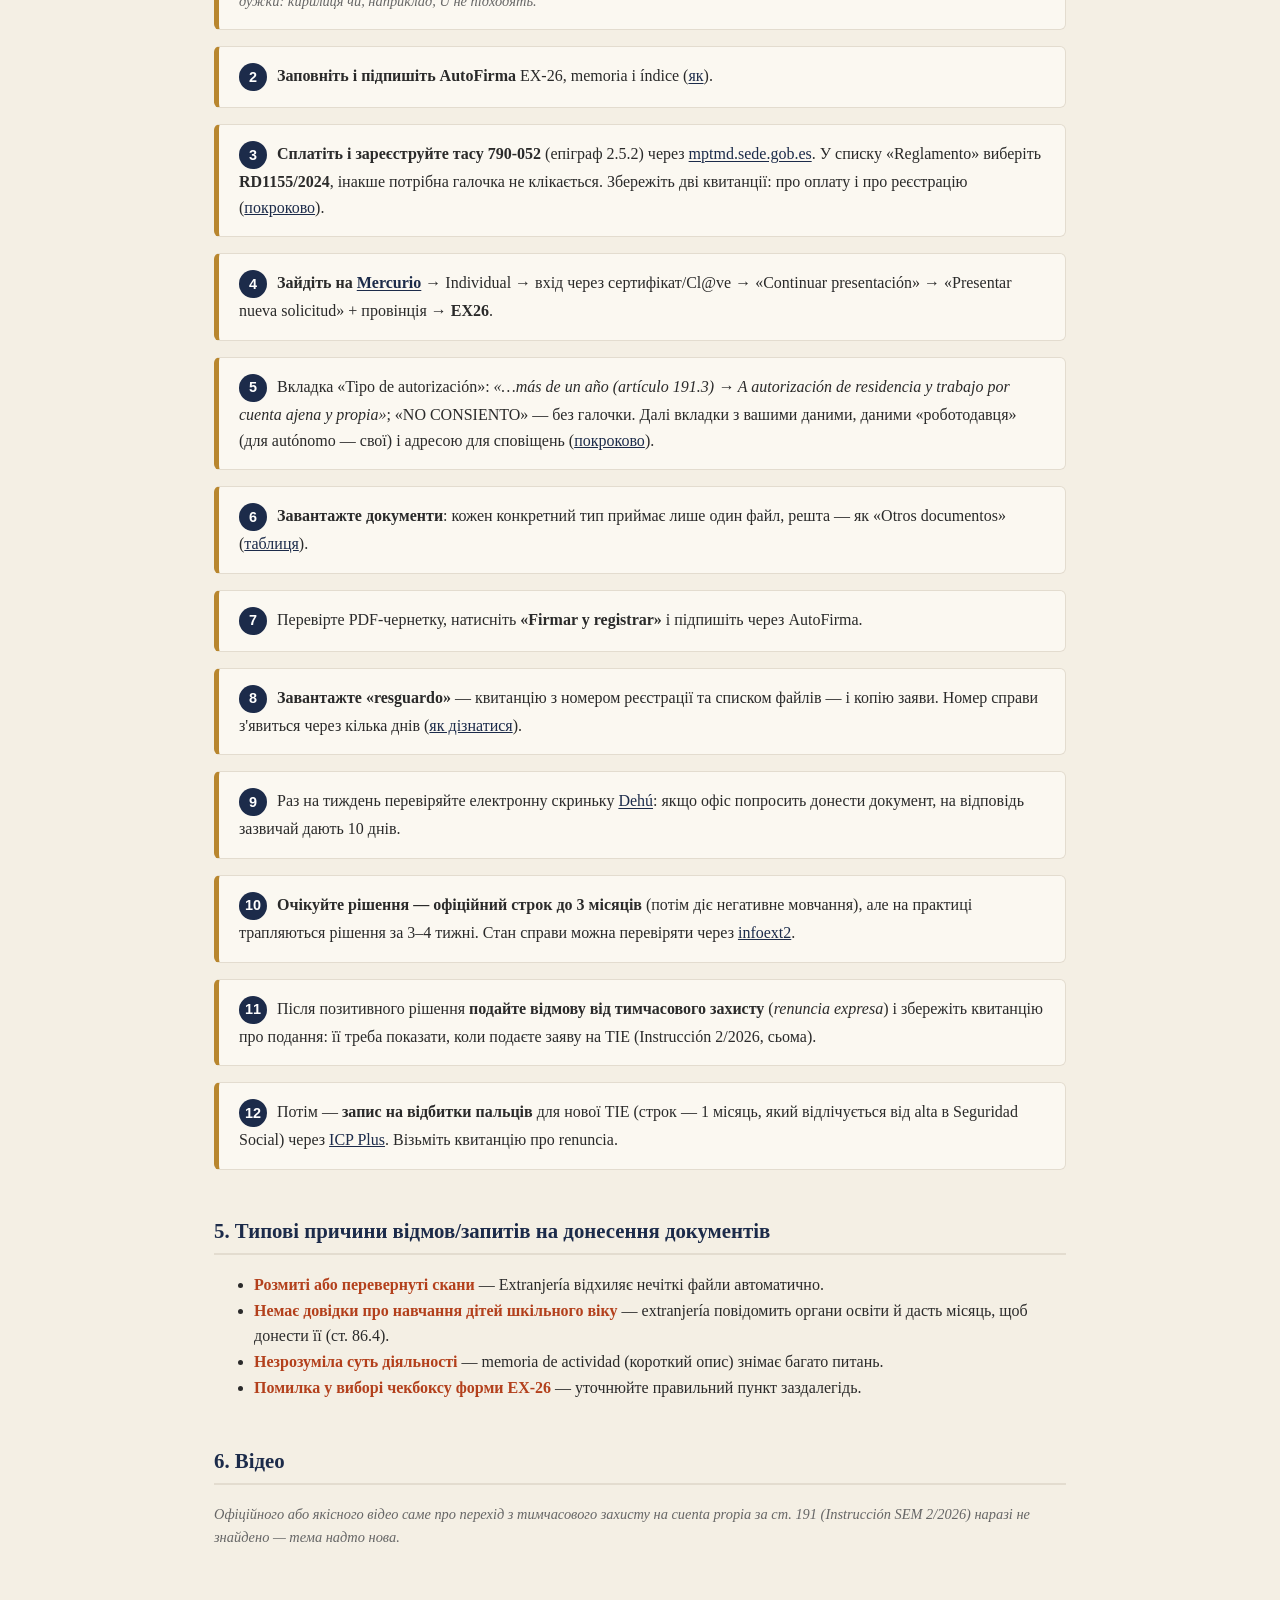
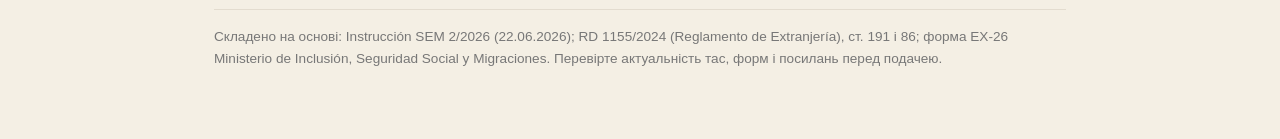
<file: pages/cuenta-propia.html>
<!DOCTYPE html>
<html lang="uk">
<head>
<meta charset="UTF-8">
<meta name="viewport" content="width=device-width, initial-scale=1.0">
<title>Бізнес та самозайняті — перехід з ТЗ</title>
<link rel="stylesheet" href="../css/style.css?v=20261110b">
<link rel="icon" href="../images/favicon.svg" type="image/svg+xml">
<link rel="icon" href="../images/favicon-32.png" sizes="32x32" type="image/png">
<link rel="apple-touch-icon" href="../images/apple-touch-icon.png">
</head>
<body>

<header class="site-header">
  <div class="nav-bar">
    <a href="../index.html" class="nav-logo">Головна</a>
    <nav class="nav-links">
      <a href="cuenta-propia.html" class="active">Бізнес та самозайняті</a>
      <a href="cuenta-ajena.html">Трудовий контракт</a>
      <a href="arraigo.html">Осілість / Arraigo</a>
      <a href="dity.html">Діти</a>
      <a href="dokumenty.html" class="nav-docs">Документи</a>
    </nav>
  </div>
</header>

<div class="page-banner">
  <h1>Бізнес та самозайняті: перехід з ТЗ на residencia y trabajo por cuenta propia</h1>
  <div class="banner-steps">
    <a class="banner-step" href="pidgotovka-dokumentiv.html">🗂 Крок 1. Підготовка документів</a>
    <a class="banner-step" href="podacha-mercurio.html">🖥 Крок 2. Подача через Mercurio</a>
  </div>
</div>

<div class="container">

<div class="disclaimer">
  <strong>Важливо розуміти перед початком:</strong> це не офіційний документ і не юридична консультація — це орієнтир для самостійної підготовки. Кожна справа індивідуальна (стаж, вид діяльності, наявність перерв), тому фінальний список чекбоксів у формі EX-26 і повний перелік документів варто звірити з конкретною oficina de extranjería вашої провінції або з gestor'ом, перш ніж подавати.
</div>

<h2>1. Хто підходить під цей шлях</h2>
<p>Ст. 191 дозволяє модифікувати чинну авторизацію проживання (тимчасовий захист) на «residencia y trabajo por cuenta propia» без виїзду з Іспанії та без візи, якщо:</p>
<ul>
  <li>є чинна авторизація проживання, яка вже дозволяла працювати (ТЗ це дозволяє) — <strong>мінімум 1 рік</strong> проживання за нею;</li>
  <li>ведеться реальна автономна діяльність (autónomo), яка відповідає критеріям <strong>ст. 86</strong> — «continuidad de la actividad»: діяльність зареєстрована, ведеться стабільно, є дохід і сплачена quota Seguridad Social;</li>
  <li>Instrucción SEM 2/2026 прямо підтверджує: обмеження ст. 191.7 (яке зазвичай забороняє такий перехід для отримувачів міжнародного захисту) <strong>не застосовується</strong> до власників тимчасового захисту — тобто цей шлях офіційно відкритий.</li>
  <li>дозвіл за цим шляхом видається на <strong>4 роки</strong> (ст. 191.3) — найдовший строк серед доступних власникам ТЗ.</li>
</ul>

<div class="highlight">
<strong>Пастка 12 місяців.</strong> Ст. 191 має дві гілки. Якщо на момент подачі ви прожили за чинною авторизацією <strong>менше року</strong>, справу розглядають за ст. 191.2 як <em>початкову</em> — і дозвіл дають на 1 рік замість 4. Подача «зарано» — найдорожча помилка на цьому шляху: у задокументованому випадку заявник отримав <em>inadmisión a trámite</em> саме з цієї причини і мусив оскаржувати через <em>recurso potestativo de reposición</em> (оскарження спрацювало).
</div>

<div class="link-box">
<strong>Детальна інструкція за реальною подачею (листопад 2026):</strong> <a href="pidgotovka-dokumentiv.html">Крок 1 — підготовка документів</a> (кожне поле EX-26, меморія, оплата й реєстрація таси, índice) і <a href="podacha-mercurio.html">Крок 2 — подача через Mercurio</a> (кожен екран, кожне поле, завантаження файлів).
</div>

<div class="link-box">
<strong>Яка форма — EX-26 чи EX-07?</strong> <strong>EX-26.</strong> Так називають її Hoja 55 і сам бланк, і в Mercurio вона є в переліку («EX26 - Solicitud de modificación de autorización de residencia o estancia»): у листопаді 2026 року ми подали саме її. EX-07 — форма <em>початкового</em> дозволу (зазвичай з-за кордону), а не модифікації.
</div>

<h2>2. Перелік обов'язкових документів</h2>

<h3>Базовий пакет (особисті документи)</h3>
<ul class="checklist">
  <li>Заповнена й підписана форма <strong>EX-26</strong> («Modificaciones de autorizaciones LO 4/2000 y RD 1155/2024») — у розділі 5 позначається пункт <em>«Desde autorización de residencia que lleve residiendo más de un año (artículo 191.3) → A autorización de residencia y trabajo por cuenta ajena y propia»</em> (<a href="pidgotovka-dokumentiv.html#ex26">як заповнити</a>)</li>
  <li>Паспорт — скан усіх сторінок (не лише біографічної), включно з чистими</li>
  <li>Чинна карта ТЗ (TIE) — скан з обох боків</li>
  <li>Empadronamiento (актуальна довідка про прописку, не старша 3 міс.)</li>
  <li>Довідка про відсутність судимості в Іспанії (Certificado de antecedentes penales — безкоштовно, онлайн)</li>
  <li>Таса — модель <strong>790, код 052</strong>, епіграф 2.5.2 («modificación de la autorización de residencia temporal a autorización de residencia y trabajo»), у 2026 році — 10,94 €. За Hoja 55 вона нараховується при прийнятті заяви до розгляду (<em>admisión a trámite</em>) і сплачується протягом 10 робочих днів; сплатити можна й заздалегідь і додати квитанцію до заяви. Після оплати онлайн її треба ще <strong>зареєструвати</strong> (<a href="pidgotovka-dokumentiv.html#tasa">покроково</a>). <strong>Тасу 062</strong> для пункту 191.3 Hoja 55 називає лише з епіграфом 3.2.2, і її платить роботодавець (cuenta ajena); для cuenta propia не платіть її, доки офіс прямо не попросить</li>
</ul>

<h3>Документи, що підтверджують діяльність (ст. 86 — continuidad de la actividad)</h3>
<ul class="checklist">
  <li>Certificado de situación censal (AEAT) — підтверджує реєстрацію autónomo і дату початку</li>
  <li>Informe de vida laboral (Seguridad Social) — alta в RETA без перерв</li>
  <li>Декларації: IRPF (Modelo 100) за останні роки, Modelo 390 за минулий рік, Modelos 130/303 (і 349, якщо працюєте з клієнтами з ЄС) поточного року</li>
  <li>Фактури за період, на який ви посилаєтеся в меморії</li>
  <li>Контракт(и) з клієнтом(ами). Документи іншими мовами за Hoja 55 — з перекладом <em>traductor jurado</em> (<a href="pidgotovka-dokumentiv.html#perelik">як зробили ми</a>)</li>
  <li>Memoria de actividad — 1 сторінка: що саме ви робите, для кого, середній дохід на місяць (<a href="pidgotovka-dokumentiv.html#memoria">шаблон</a>)</li>
  <li class="note" style="list-style:none">Банківські виписки й certificado al corriente не потрібні: доходи видно з фактур і декларацій, а податкову й Seguridad Social офіс перевіряє сам (ст. 86.5).</li>
</ul>

<h3>Діти та медичне страхування</h3>
<ul class="checklist">
  <li>Якщо у вас на утриманні діти шкільного віку (обов'язкова освіта) — довідка про навчання від органів освіти або від самої школи (ст. 86.3, Hoja 55)</li>
  <li>Медичне страхування — довідка про включення в Seguridad Social (як autónomo ви вже застраховані — досить довідки alta)</li>
</ul>

<div class="link-box">
<strong>Порада щодо оформлення пакету:</strong> зробіть один PDF-«індекс» на початку заявки зі списком усіх доданих файлів (00_Indice, 01_EX-26, 02_Pasaporte, 03_TIE, 04_Padron, 05_Alta_autonomo, 06_Vida_laboral, 07_IRPF, 08_Extractos_banco, 09_Contrato...). Це прискорює розгляд і зменшує ризик «requerimiento» (запиту на донесення документів).
</div>

<h2>3. Онлайн-сервіси, які знадобляться</h2>

<table>
<tr><th>Сервіс</th><th>Для чого</th><th>Посилання</th></tr>
<tr>
  <td>Mercurio (sede electrónica)</td>
  <td>Подача самої заявки EX-26 онлайн</td>
  <td><a href="https://mercurio.delegaciondelgobierno.gob.es/mercurio" target="_blank">mercurio.delegaciondelgobierno.gob.es</a></td>
</tr>
<tr>
  <td>Cl@ve / сертифікат ФНМТ</td>
  <td>Автентифікація на Mercurio</td>
  <td><a href="https://clave.gob.es/" target="_blank">clave.gob.es</a></td>
</tr>
<tr>
  <td>AutoFirma</td>
  <td>Програма для електронного підпису документів у Mercurio</td>
  <td><a href="https://firmaelectronica.gob.es/descargas" target="_blank">firmaelectronica.gob.es</a></td>
</tr>
<tr>
  <td>Antecedentes penales (Registro Central de Penados)</td>
  <td>Довідка про відсутність судимості в Іспанії — онлайн, безкоштовно</td>
  <td><a href="https://sede.mjusticia.gob.es/es/tramites/certificado-antecedentes" target="_blank">sede.mjusticia.gob.es</a></td>
</tr>
<tr>
  <td>Seguridad Social — Import@ss</td>
  <td>Замовити Vida laboral та Informe de bases de cotización онлайн</td>
  <td><a href="https://portal.seg-social.gob.es/wps/portal/importass/importass" target="_blank">portal.seg-social.gob.es (Import@ss)</a></td>
</tr>
<tr>
  <td>Agencia Tributaria (Sede electrónica AEAT)</td>
  <td>Завантажити подані декларації Modelo 130/303/100, Alta censal (036/037)</td>
  <td><a href="https://sede.agenciatributaria.gob.es/" target="_blank">sede.agenciatributaria.gob.es</a></td>
</tr>
<tr>
  <td>Оплата тас Modelo 790</td>
  <td>Онлайн-оплата тас 790-052 і 790-062 карткою</td>
  <td><a href="https://mptmd.sede.gob.es/pagina?id=Tasa-052" target="_blank">Таса 790-052 (mptmd.sede.gob.es)</a><br><a href="https://mptmd.sede.gob.es/pagina?id=Tasa-062" target="_blank">Таса 790-062 (mptmd.sede.gob.es)</a></td>
</tr>
<tr>
  <td>Traductor jurado ucraniano (реєстр MAEC)</td>
  <td>Офіційний перелік акредитованих присяжних перекладачів (працюють дистанційно)</td>
  <td><a href="https://exteriores.gob.es/es/ServiciosAlCiudadano/Paginas/Traductores-Interpretes-Jurados.aspx" target="_blank">exteriores.gob.es — список перекладачів</a></td>
</tr>
</table>

<h2>4. Покрокова інструкція подачі</h2>

<p>Коротко нижче; кожен екран і кожне поле — у <a href="pidgotovka-dokumentiv.html">Кроці 1</a> і <a href="podacha-mercurio.html">Кроці 2</a>.</p>
<div class="step"><span class="step-num">1</span><strong>Зберіть повний пакет документів</strong> зі списку в розділі 2. Кожен файл — окремий PDF, до 6 МБ. <span class="note">Mercurio не приймає zip. У назвах файлів дозволені лише латинські літери (зокрема á–ú і ñ), цифри, пробіл, крапка, дефіс, підкреслення й дужки: кирилиця чи, наприклад, Ü не підходять.</span></div>
<div class="step"><span class="step-num">2</span><strong>Заповніть і підпишіть AutoFirma</strong> EX-26, memoria і índice (<a href="pidgotovka-dokumentiv.html#ex26">як</a>).</div>
<div class="step"><span class="step-num">3</span><strong>Сплатіть і зареєструйте тасу 790-052</strong> (епіграф 2.5.2) через <a href="https://mptmd.sede.gob.es/pagina?id=Tasa-052" target="_blank">mptmd.sede.gob.es</a>. У списку «Reglamento» виберіть <strong>RD1155/2024</strong>, інакше потрібна галочка не клікається. Збережіть дві квитанції: про оплату і про реєстрацію (<a href="pidgotovka-dokumentiv.html#tasa">покроково</a>).</div>
<div class="step"><span class="step-num">4</span><strong>Зайдіть на <a href="https://mercurio.delegaciondelgobierno.gob.es/mercurio/" target="_blank">Mercurio</a></strong> → Individual → вхід через сертифікат/Cl@ve → «Continuar presentación» → «Presentar nueva solicitud» + провінція → <strong>EX26</strong>.</div>
<div class="step"><span class="step-num">5</span>Вкладка «Tipo de autorización»: <em>«…más de un año (artículo 191.3) → A autorización de residencia y trabajo por cuenta ajena y propia»</em>; «NO CONSIENTO» — без галочки. Далі вкладки з вашими даними, даними «роботодавця» (для autónomo — свої) і адресою для сповіщень (<a href="podacha-mercurio.html#forma">покроково</a>).</div>
<div class="step"><span class="step-num">6</span><strong>Завантажте документи</strong>: кожен конкретний тип приймає лише один файл, решта — як «Otros documentos» (<a href="podacha-mercurio.html#zavantazhennia">таблиця</a>).</div>
<div class="step"><span class="step-num">7</span>Перевірте PDF-чернетку, натисніть <strong>«Firmar y registrar»</strong> і підпишіть через AutoFirma.</div>
<div class="step"><span class="step-num">8</span><strong>Завантажте «resguardo»</strong> — квитанцію з номером реєстрації та списком файлів — і копію заяви. Номер справи з'явиться через кілька днів (<a href="podacha-mercurio.html#pislia">як дізнатися</a>).</div>
<div class="step"><span class="step-num">9</span>Раз на тиждень перевіряйте електронну скриньку <a href="https://dehu.redsara.es/" target="_blank">Dehú</a>: якщо офіс попросить донести документ, на відповідь зазвичай дають 10 днів.</div>
<div class="step"><span class="step-num">10</span><strong>Очікуйте рішення — офіційний строк до 3 місяців</strong> (потім діє негативне мовчання), але на практиці трапляються рішення за 3–4 тижні. Стан справи можна перевіряти через <a href="https://infoext2.delegaciondelgobierno.gob.es/infoext2/" target="_blank">infoext2</a>.</div>
<div class="step"><span class="step-num">11</span>Після позитивного рішення <strong>подайте відмову від тимчасового захисту</strong> (<em>renuncia expresa</em>) і збережіть квитанцію про подання: її треба показати, коли подаєте заяву на TIE (Instrucción 2/2026, сьома).</div>
<div class="step"><span class="step-num">12</span>Потім — <strong>запис на відбитки пальців</strong> для нової TIE (строк — 1 місяць, який відлічується від alta в Seguridad Social) через <a href="https://mptmd.sede.gob.es/pagina?id=Extranjeria-cita-previa-extranjeria" target="_blank">ICP Plus</a>. Візьміть квитанцію про renuncia.</div>

<h2>5. Типові причини відмов/запитів на донесення документів</h2>
<ul>
  <li><span class="tag-warn">Розмиті або перевернуті скани</span> — Extranjería відхиляє нечіткі файли автоматично.</li>
  <li><span class="tag-warn">Немає довідки про навчання дітей шкільного віку</span> — extranjería повідомить органи освіти й дасть місяць, щоб донести її (ст. 86.4).</li>
  <li><span class="tag-warn">Незрозуміла суть діяльності</span> — memoria de actividad (короткий опис) знімає багато питань.</li>
  <li><span class="tag-warn">Помилка у виборі чекбоксу форми EX-26</span> — уточнюйте правильний пункт заздалегідь.</li>
</ul>

<h2>6. Відео</h2>
<p class="note">Офіційного або якісного відео саме про перехід з тимчасового захисту на cuenta propia за ст. 191 (Instrucción SEM 2/2026) наразі не знайдено — тема надто нова.</p>

<div class="page-footer">
  Складено на основі: Instrucción SEM 2/2026 (22.06.2026); RD 1155/2024 (Reglamento de Extranjería), ст. 191 і 86; форма EX-26 Ministerio de Inclusión, Seguridad Social y Migraciones. Перевірте актуальність тас, форм і посилань перед подачею.
</div>

</div>
</body>
</html>
</file>
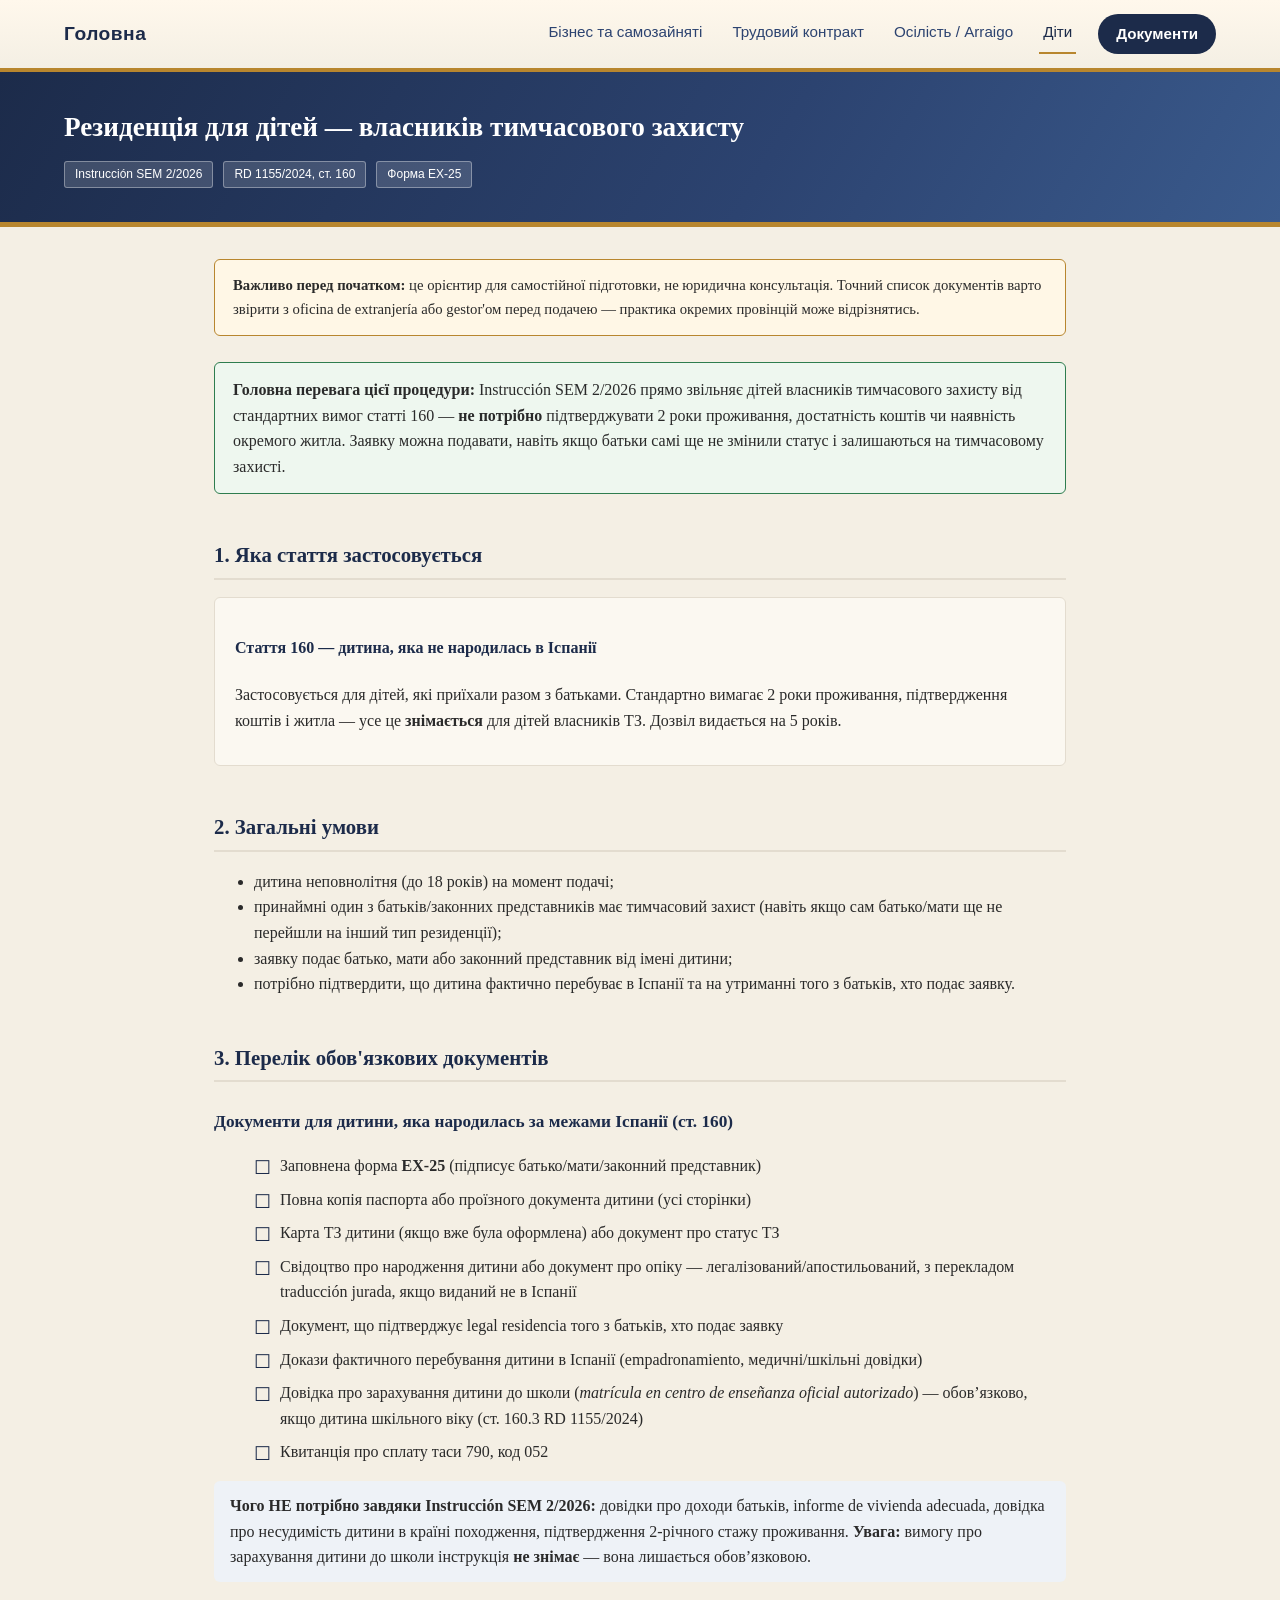
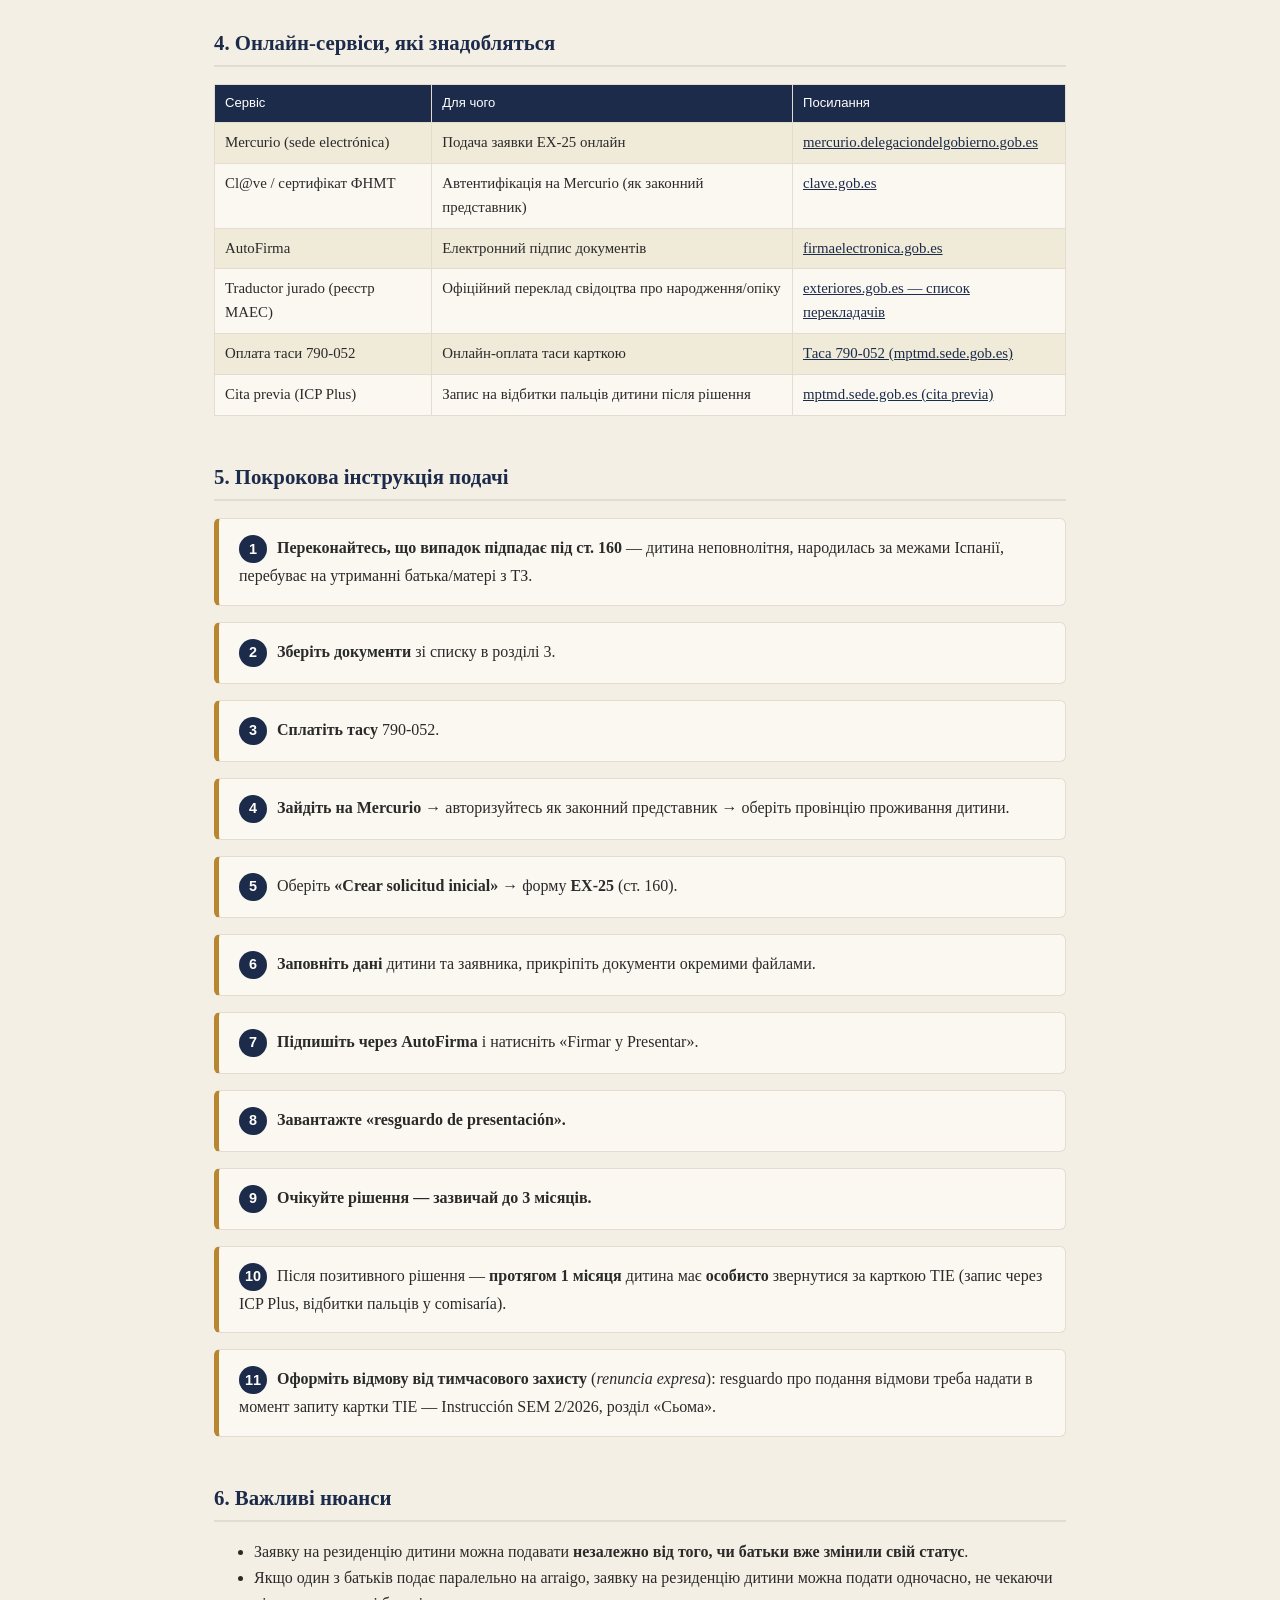
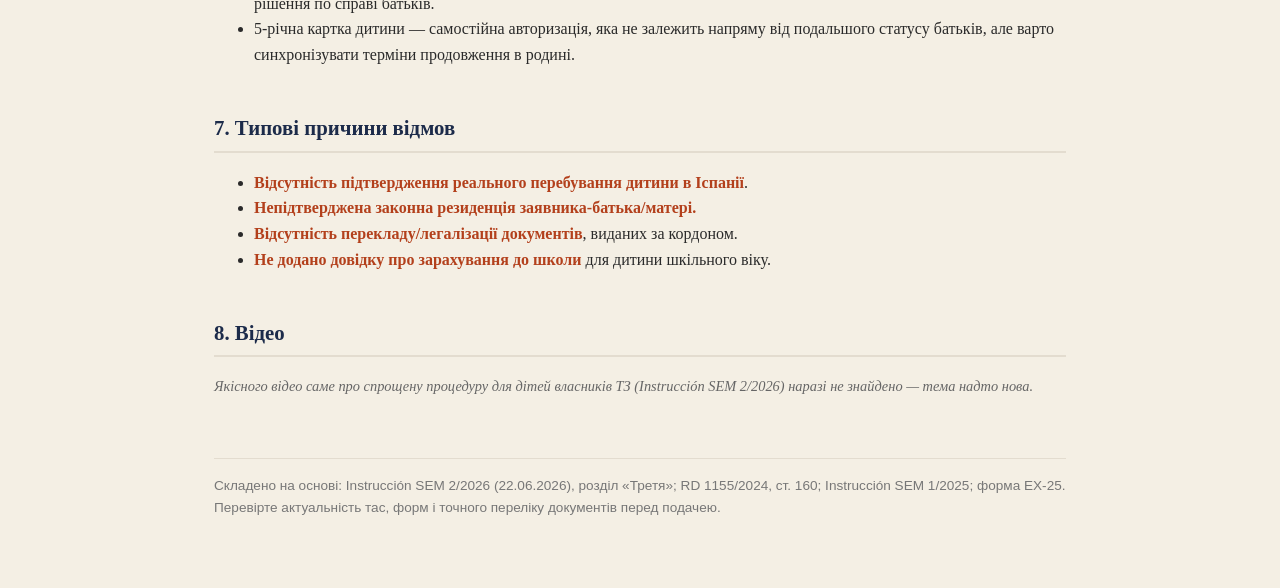
<file: pages/dity.html>
<!DOCTYPE html>
<html lang="uk">
<head>
<meta charset="UTF-8">
<meta name="viewport" content="width=device-width, initial-scale=1.0">
<title>Діти — резиденція для неповнолітніх</title>
<link rel="stylesheet" href="../css/style.css?v=20261110b">
<link rel="icon" href="../images/favicon.svg" type="image/svg+xml">
<link rel="icon" href="../images/favicon-32.png" sizes="32x32" type="image/png">
<link rel="apple-touch-icon" href="../images/apple-touch-icon.png">
</head>
<body>

<header class="site-header">
  <div class="nav-bar">
    <a href="../index.html" class="nav-logo">Головна</a>
    <nav class="nav-links">
      <a href="cuenta-propia.html">Бізнес та самозайняті</a>
      <a href="cuenta-ajena.html">Трудовий контракт</a>
      <a href="arraigo.html">Осілість / Arraigo</a>
      <a href="dity.html" class="active">Діти</a>
      <a href="dokumenty.html" class="nav-docs">Документи</a>
    </nav>
  </div>
</header>

<div class="page-banner">
  <h1>Резиденція для дітей — власників тимчасового захисту</h1>
  <div class="badges">
    <span class="badge">Instrucción SEM 2/2026</span>
    <span class="badge">RD 1155/2024, ст. 160</span>
    <span class="badge">Форма EX-25</span>
  </div>
</div>

<div class="container">

<div class="disclaimer">
  <strong>Важливо перед початком:</strong> це орієнтир для самостійної підготовки, не юридична консультація. Точний список документів варто звірити з oficina de extranjería або gestor'ом перед подачею — практика окремих провінцій може відрізнятись.
</div>

<div class="highlight">
<strong>Головна перевага цієї процедури:</strong> Instrucción SEM 2/2026 прямо звільняє дітей власників тимчасового захисту від стандартних вимог статті 160 — <strong>не потрібно</strong> підтверджувати 2 роки проживання, достатність коштів чи наявність окремого житла. Заявку можна подавати, навіть якщо батьки самі ще не змінили статус і залишаються на тимчасовому захисті.
</div>

<h2>1. Яка стаття застосовується</h2>

<div class="type-card">
<h4>Стаття 160 — дитина, яка не народилась в Іспанії</h4>
<p>Застосовується для дітей, які приїхали разом з батьками. Стандартно вимагає 2 роки проживання, підтвердження коштів і житла — усе це <strong>знімається</strong> для дітей власників ТЗ. Дозвіл видається на 5 років.</p>
</div>

<h2>2. Загальні умови</h2>
<ul>
  <li>дитина неповнолітня (до 18 років) на момент подачі;</li>
  <li>принаймні один з батьків/законних представників має тимчасовий захист (навіть якщо сам батько/мати ще не перейшли на інший тип резиденції);</li>
  <li>заявку подає батько, мати або законний представник від імені дитини;</li>
  <li>потрібно підтвердити, що дитина фактично перебуває в Іспанії та на утриманні того з батьків, хто подає заявку.</li>
</ul>

<h2>3. Перелік обов'язкових документів</h2>

<h3>Документи для дитини, яка народилась за межами Іспанії (ст. 160)</h3>
<ul class="checklist">
  <li>Заповнена форма <strong>EX-25</strong> (підписує батько/мати/законний представник)</li>
  <li>Повна копія паспорта або проїзного документа дитини (усі сторінки)</li>
  <li>Карта ТЗ дитини (якщо вже була оформлена) або документ про статус ТЗ</li>
  <li>Свідоцтво про народження дитини або документ про опіку — легалізований/апостильований, з перекладом traducción jurada, якщо виданий не в Іспанії</li>
  <li>Документ, що підтверджує legal residencia того з батьків, хто подає заявку</li>
  <li>Докази фактичного перебування дитини в Іспанії (empadronamiento, медичні/шкільні довідки)</li>
  <li>Довідка про зарахування дитини до школи (<em>matrícula en centro de enseñanza oficial autorizado</em>) — обов’язково, якщо дитина шкільного віку (ст. 160.3 RD 1155/2024)</li>
  <li>Квитанція про сплату таси 790, код 052</li>
</ul>

<div class="link-box">
<strong>Чого НЕ потрібно завдяки Instrucción SEM 2/2026:</strong> довідки про доходи батьків, informe de vivienda adecuada, довідка про несудимість дитини в країні походження, підтвердження 2-річного стажу проживання. <strong>Увага:</strong> вимогу про зарахування дитини до школи інструкція <strong>не знімає</strong> — вона лишається обов’язковою.
</div>

<h2>4. Онлайн-сервіси, які знадобляться</h2>

<table>
<tr><th>Сервіс</th><th>Для чого</th><th>Посилання</th></tr>
<tr><td>Mercurio (sede electrónica)</td><td>Подача заявки EX-25 онлайн</td><td><a href="https://mercurio.delegaciondelgobierno.gob.es/mercurio" target="_blank">mercurio.delegaciondelgobierno.gob.es</a></td></tr>
<tr><td>Cl@ve / сертифікат ФНМТ</td><td>Автентифікація на Mercurio (як законний представник)</td><td><a href="https://clave.gob.es/" target="_blank">clave.gob.es</a></td></tr>
<tr><td>AutoFirma</td><td>Електронний підпис документів</td><td><a href="https://firmaelectronica.gob.es/descargas" target="_blank">firmaelectronica.gob.es</a></td></tr>
<tr><td>Traductor jurado (реєстр MAEC)</td><td>Офіційний переклад свідоцтва про народження/опіку</td><td><a href="https://exteriores.gob.es/es/ServiciosAlCiudadano/Paginas/Traductores-Interpretes-Jurados.aspx" target="_blank">exteriores.gob.es — список перекладачів</a></td></tr>
<tr><td>Оплата таси 790-052</td><td>Онлайн-оплата таси карткою</td><td><a href="https://mptmd.sede.gob.es/pagina?id=Tasa-052" target="_blank">Таса 790-052 (mptmd.sede.gob.es)</a></td></tr>
<tr><td>Cita previa (ICP Plus)</td><td>Запис на відбитки пальців дитини після рішення</td><td><a href="https://mptmd.sede.gob.es/pagina?id=Extranjeria-cita-previa-extranjeria" target="_blank">mptmd.sede.gob.es (cita previa)</a></td></tr>
</table>

<h2>5. Покрокова інструкція подачі</h2>
<div class="step"><span class="step-num">1</span><strong>Переконайтесь, що випадок підпадає під ст. 160</strong> — дитина неповнолітня, народилась за межами Іспанії, перебуває на утриманні батька/матері з ТЗ.</div>
<div class="step"><span class="step-num">2</span><strong>Зберіть документи</strong> зі списку в розділі 3.</div>
<div class="step"><span class="step-num">3</span><strong>Сплатіть тасу</strong> 790-052.</div>
<div class="step"><span class="step-num">4</span><strong>Зайдіть на Mercurio</strong> → авторизуйтесь як законний представник → оберіть провінцію проживання дитини.</div>
<div class="step"><span class="step-num">5</span>Оберіть <strong>«Crear solicitud inicial»</strong> → форму <strong>EX-25</strong> (ст. 160).</div>
<div class="step"><span class="step-num">6</span><strong>Заповніть дані</strong> дитини та заявника, прикріпіть документи окремими файлами.</div>
<div class="step"><span class="step-num">7</span><strong>Підпишіть через AutoFirma</strong> і натисніть «Firmar y Presentar».</div>
<div class="step"><span class="step-num">8</span><strong>Завантажте «resguardo de presentación».</strong></div>
<div class="step"><span class="step-num">9</span><strong>Очікуйте рішення — зазвичай до 3 місяців.</strong></div>
<div class="step"><span class="step-num">10</span>Після позитивного рішення — <strong>протягом 1 місяця</strong> дитина має <strong>особисто</strong> звернутися за карткою TIE (запис через ICP Plus, відбитки пальців у comisaría).</div>
<div class="step"><span class="step-num">11</span><strong>Оформіть відмову від тимчасового захисту</strong> (<em>renuncia expresa</em>): resguardo про подання відмови треба надати в момент запиту картки TIE — Instrucción SEM 2/2026, розділ «Сьома».</div>

<h2>6. Важливі нюанси</h2>
<ul>
  <li>Заявку на резиденцію дитини можна подавати <strong>незалежно від того, чи батьки вже змінили свій статус</strong>.</li>
  <li>Якщо один з батьків подає паралельно на arraigo, заявку на резиденцію дитини можна подати одночасно, не чекаючи рішення по справі батьків.</li>
  <li>5-річна картка дитини — самостійна авторизація, яка не залежить напряму від подальшого статусу батьків, але варто синхронізувати терміни продовження в родині.</li>
</ul>

<h2>7. Типові причини відмов</h2>
<ul>
  <li><span class="tag-warn">Відсутність підтвердження реального перебування дитини в Іспанії</span>.</li>
  <li><span class="tag-warn">Непідтверджена законна резиденція заявника-батька/матері.</span></li>
  <li><span class="tag-warn">Відсутність перекладу/легалізації документів</span>, виданих за кордоном.</li>
  <li><span class="tag-warn">Не додано довідку про зарахування до школи</span> для дитини шкільного віку.</li>
</ul>

<h2>8. Відео</h2>
<p class="note">Якісного відео саме про спрощену процедуру для дітей власників ТЗ (Instrucción SEM 2/2026) наразі не знайдено — тема надто нова.</p>

<div class="page-footer">
  Складено на основі: Instrucción SEM 2/2026 (22.06.2026), розділ «Третя»; RD 1155/2024, ст. 160; Instrucción SEM 1/2025; форма EX-25. Перевірте актуальність тас, форм і точного переліку документів перед подачею.
</div>

</div>
</body>
</html>
</file>
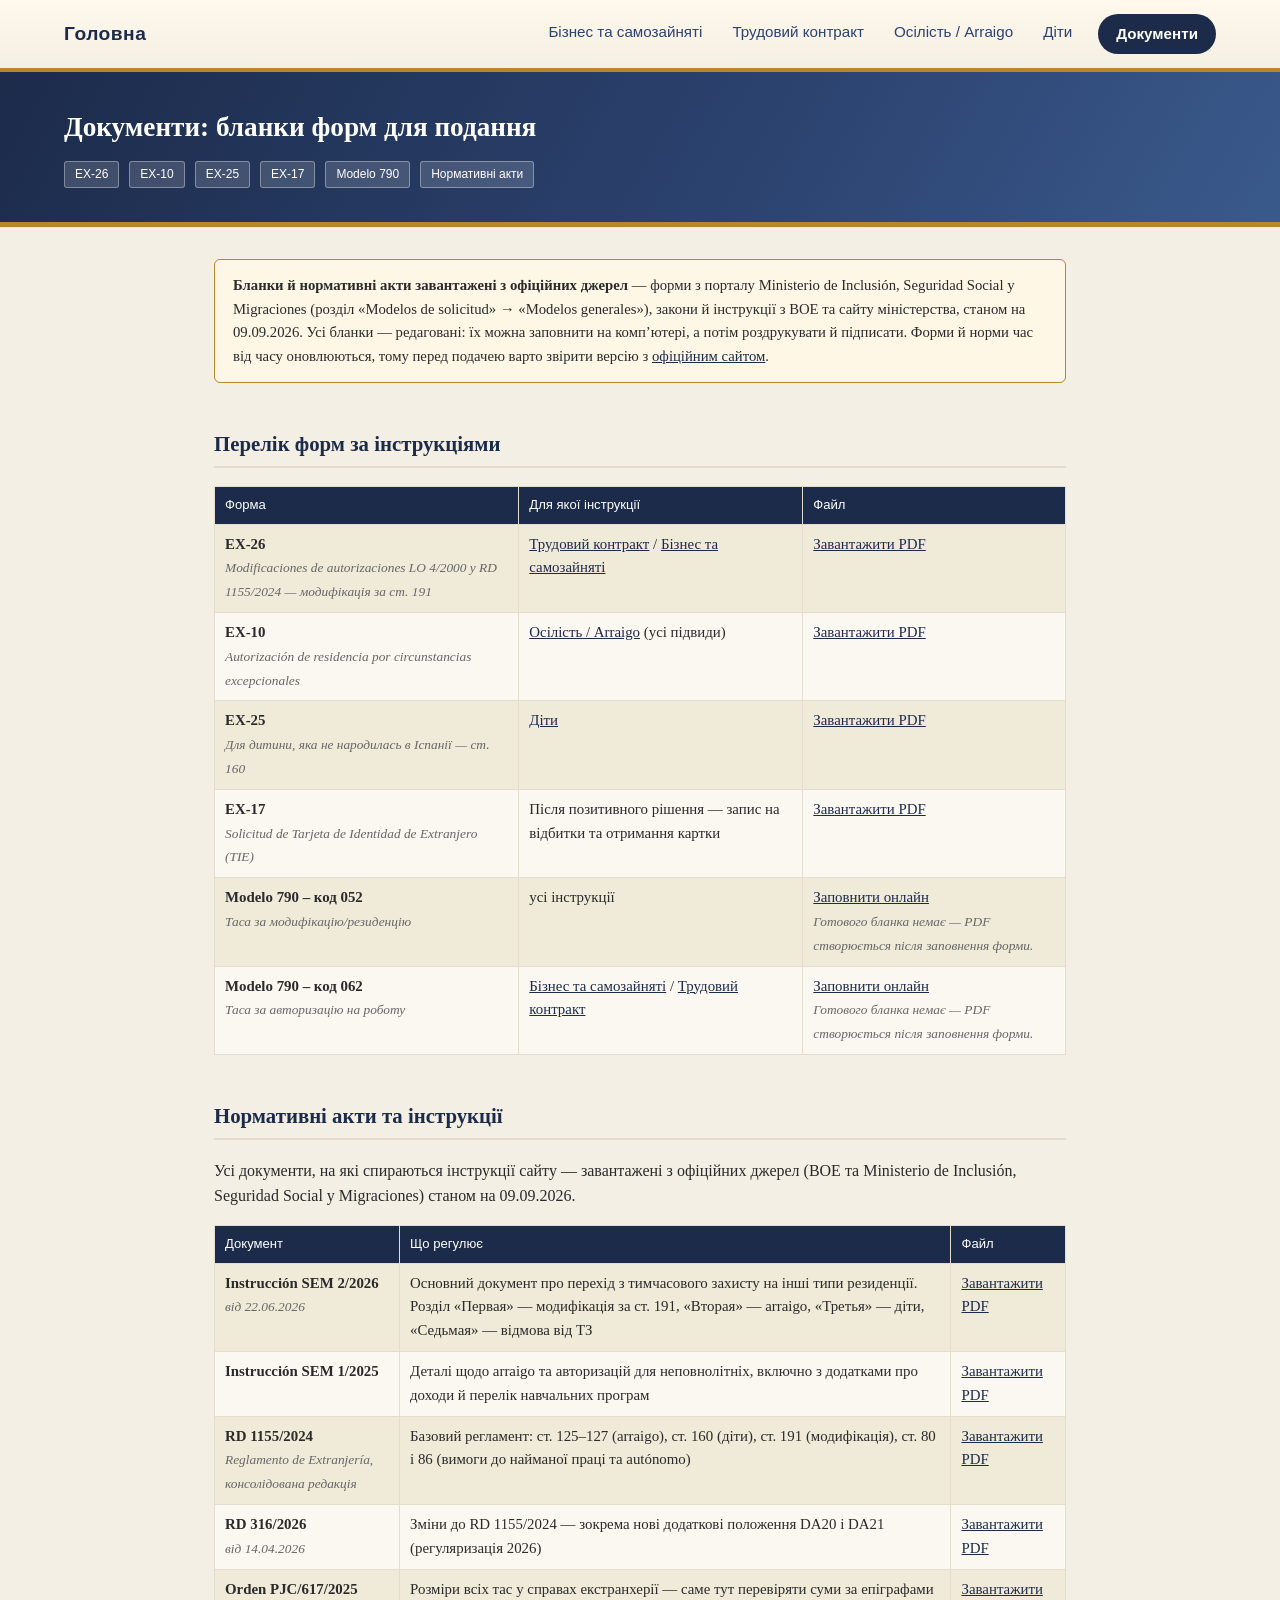
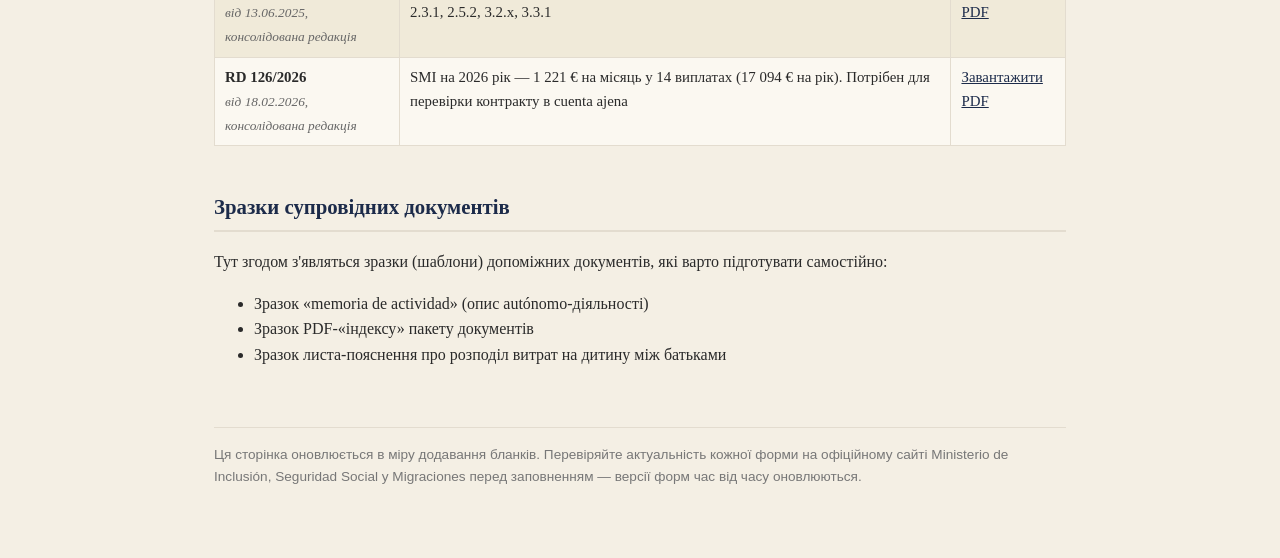
<file: pages/dokumenty.html>
<!DOCTYPE html>
<html lang="uk">
<head>
<meta charset="UTF-8">
<meta name="viewport" content="width=device-width, initial-scale=1.0">
<title>Документи — бланки форм</title>
<link rel="stylesheet" href="../css/style.css?v=20261110b">
<link rel="icon" href="../images/favicon.svg" type="image/svg+xml">
<link rel="icon" href="../images/favicon-32.png" sizes="32x32" type="image/png">
<link rel="apple-touch-icon" href="../images/apple-touch-icon.png">
</head>
<body>

<header class="site-header">
  <div class="nav-bar">
    <a href="../index.html" class="nav-logo">Головна</a>
    <nav class="nav-links">
      <a href="cuenta-propia.html">Бізнес та самозайняті</a>
      <a href="cuenta-ajena.html">Трудовий контракт</a>
      <a href="arraigo.html">Осілість / Arraigo</a>
      <a href="dity.html">Діти</a>
      <a href="dokumenty.html" class="nav-docs">Документи</a>
    </nav>
  </div>
</header>

<div class="page-banner">
  <h1>Документи: бланки форм для подання</h1>
  <div class="badges">
    <span class="badge">EX-26</span>
    <span class="badge">EX-10</span>
    <span class="badge">EX-25</span>
    <span class="badge">EX-17</span>
    <span class="badge">Modelo 790</span>
    <span class="badge">Нормативні акти</span>
  </div>
</div>

<div class="container">

<div class="disclaimer">
  <strong>Бланки й нормативні акти завантажені з офіційних джерел</strong> — форми з порталу Ministerio de Inclusión, Seguridad Social y Migraciones (розділ «Modelos de solicitud» → «Modelos generales»), закони й інструкції з BOE та сайту міністерства, станом на 09.09.2026. Усі бланки — редаговані: їх можна заповнити на комп’ютері, а потім роздрукувати й підписати. Форми й норми час від часу оновлюються, тому перед подачею варто звірити версію з <a href="https://www.inclusion.gob.es/web/migraciones/modelos-generales" target="_blank">офіційним сайтом</a>.
</div>

<h2>Перелік форм за інструкціями</h2>

<table>
<tr><th>Форма</th><th>Для якої інструкції</th><th>Файл</th></tr>
<tr>
  <td><strong>EX-26</strong><br><span class="note">Modificaciones de autorizaciones LO 4/2000 y RD 1155/2024 — модифікація за ст. 191</span></td>
  <td><a href="cuenta-ajena.html">Трудовий контракт</a> / <a href="cuenta-propia.html">Бізнес та самозайняті</a></td>
  <td><a href="../blanky/EX-26_modificacion_editable.pdf" download>Завантажити PDF</a></td>
</tr>
<tr>
  <td><strong>EX-10</strong><br><span class="note">Autorización de residencia por circunstancias excepcionales</span></td>
  <td><a href="arraigo.html">Осілість / Arraigo</a> (усі підвиди)</td>
  <td><a href="../blanky/EX-10_arraigo_circunstancias-excepcionales_editable.pdf" download>Завантажити PDF</a></td>
</tr>
<tr>
  <td><strong>EX-25</strong><br><span class="note">Для дитини, яка не народилась в Іспанії — ст. 160</span></td>
  <td><a href="dity.html">Діти</a></td>
  <td><a href="../blanky/EX-25_menores-extranjeros_editable.pdf" download>Завантажити PDF</a></td>
</tr>
<tr>
  <td><strong>EX-17</strong><br><span class="note">Solicitud de Tarjeta de Identidad de Extranjero (TIE)</span></td>
  <td>Після позитивного рішення — запис на відбитки та отримання картки</td>
  <td><a href="../blanky/EX-17_TIE_editable.pdf" download>Завантажити PDF</a></td>
</tr>
<tr>
  <td><strong>Modelo 790 – код 052</strong><br><span class="note">Таса за модифікацію/резиденцію</span></td>
  <td>усі інструкції</td>
  <td><a href="https://mptmd.sede.gob.es/pagina?id=Tasa-052" target="_blank">Заповнити онлайн</a><br><span class="note">Готового бланка немає — PDF створюється після заповнення форми.</span></td>
</tr>
<tr>
  <td><strong>Modelo 790 – код 062</strong><br><span class="note">Таса за авторизацію на роботу</span></td>
  <td><a href="cuenta-propia.html">Бізнес та самозайняті</a> / <a href="cuenta-ajena.html">Трудовий контракт</a></td>
  <td><a href="https://mptmd.sede.gob.es/pagina?id=Tasa-062" target="_blank">Заповнити онлайн</a><br><span class="note">Готового бланка немає — PDF створюється після заповнення форми.</span></td>
</tr>
</table>

<h2>Нормативні акти та інструкції</h2>
<p>Усі документи, на які спираються інструкції сайту — завантажені з офіційних джерел (BOE та Ministerio de Inclusión, Seguridad Social y Migraciones) станом на 09.09.2026.</p>

<table>
<tr><th>Документ</th><th>Що регулює</th><th>Файл</th></tr>
<tr>
  <td><strong>Instrucción SEM 2/2026</strong><br><span class="note">від 22.06.2026</span></td>
  <td>Основний документ про перехід з тимчасового захисту на інші типи резиденції. Розділ «Первая» — модифікація за ст. 191, «Вторая» — arraigo, «Третья» — діти, «Седьмая» — відмова від ТЗ</td>
  <td><a href="../akty/Instruccion-SEM-2-2026_perehid-z-TZ.pdf" download>Завантажити PDF</a></td>
</tr>
<tr>
  <td><strong>Instrucción SEM 1/2025</strong></td>
  <td>Деталі щодо arraigo та авторизацій для неповнолітніх, включно з додатками про доходи й перелік навчальних програм</td>
  <td><a href="../akty/Instruccion-SEM-1-2025_arraigo.pdf" download>Завантажити PDF</a></td>
</tr>
<tr>
  <td><strong>RD 1155/2024</strong><br><span class="note">Reglamento de Extranjería, консолідована редакція</span></td>
  <td>Базовий регламент: ст. 125–127 (arraigo), ст. 160 (діти), ст. 191 (модифікація), ст. 80 і 86 (вимоги до найманої праці та autónomo)</td>
  <td><a href="../akty/RD-1155-2024_Reglamento-Extranjeria.pdf" download>Завантажити PDF</a></td>
</tr>
<tr>
  <td><strong>RD 316/2026</strong><br><span class="note">від 14.04.2026</span></td>
  <td>Зміни до RD 1155/2024 — зокрема нові додаткові положення DA20 і DA21 (регуляризація 2026)</td>
  <td><a href="../akty/RD-316-2026_zmini-do-Reglamentu.pdf" download>Завантажити PDF</a></td>
</tr>
<tr>
  <td><strong>Orden PJC/617/2025</strong><br><span class="note">від 13.06.2025, консолідована редакція</span></td>
  <td>Розміри всіх тас у справах екстранхерії — саме тут перевіряти суми за епіграфами 2.3.1, 2.5.2, 3.2.x, 3.3.1</td>
  <td><a href="../akty/Orden-PJC-617-2025_tasy.pdf" download>Завантажити PDF</a></td>
</tr>
<tr>
  <td><strong>RD 126/2026</strong><br><span class="note">від 18.02.2026, консолідована редакція</span></td>
  <td>SMI на 2026 рік — 1 221 € на місяць у 14 виплатах (17 094 € на рік). Потрібен для перевірки контракту в cuenta ajena</td>
  <td><a href="../akty/RD-126-2026_SMI-2026.pdf" download>Завантажити PDF</a></td>
</tr>
</table>

<h2>Зразки супровідних документів</h2>
<p>Тут згодом з'являться зразки (шаблони) допоміжних документів, які варто підготувати самостійно:</p>
<ul>
  <li>Зразок «memoria de actividad» (опис autónomo-діяльності)</li>
  <li>Зразок PDF-«індексу» пакету документів</li>
  <li>Зразок листа-пояснення про розподіл витрат на дитину між батьками</li>
</ul>

<div class="page-footer">
  Ця сторінка оновлюється в міру додавання бланків. Перевіряйте актуальність кожної форми на офіційному сайті Ministerio de Inclusión, Seguridad Social y Migraciones перед заповненням — версії форм час від часу оновлюються.
</div>

</div>
</body>
</html>
</file>
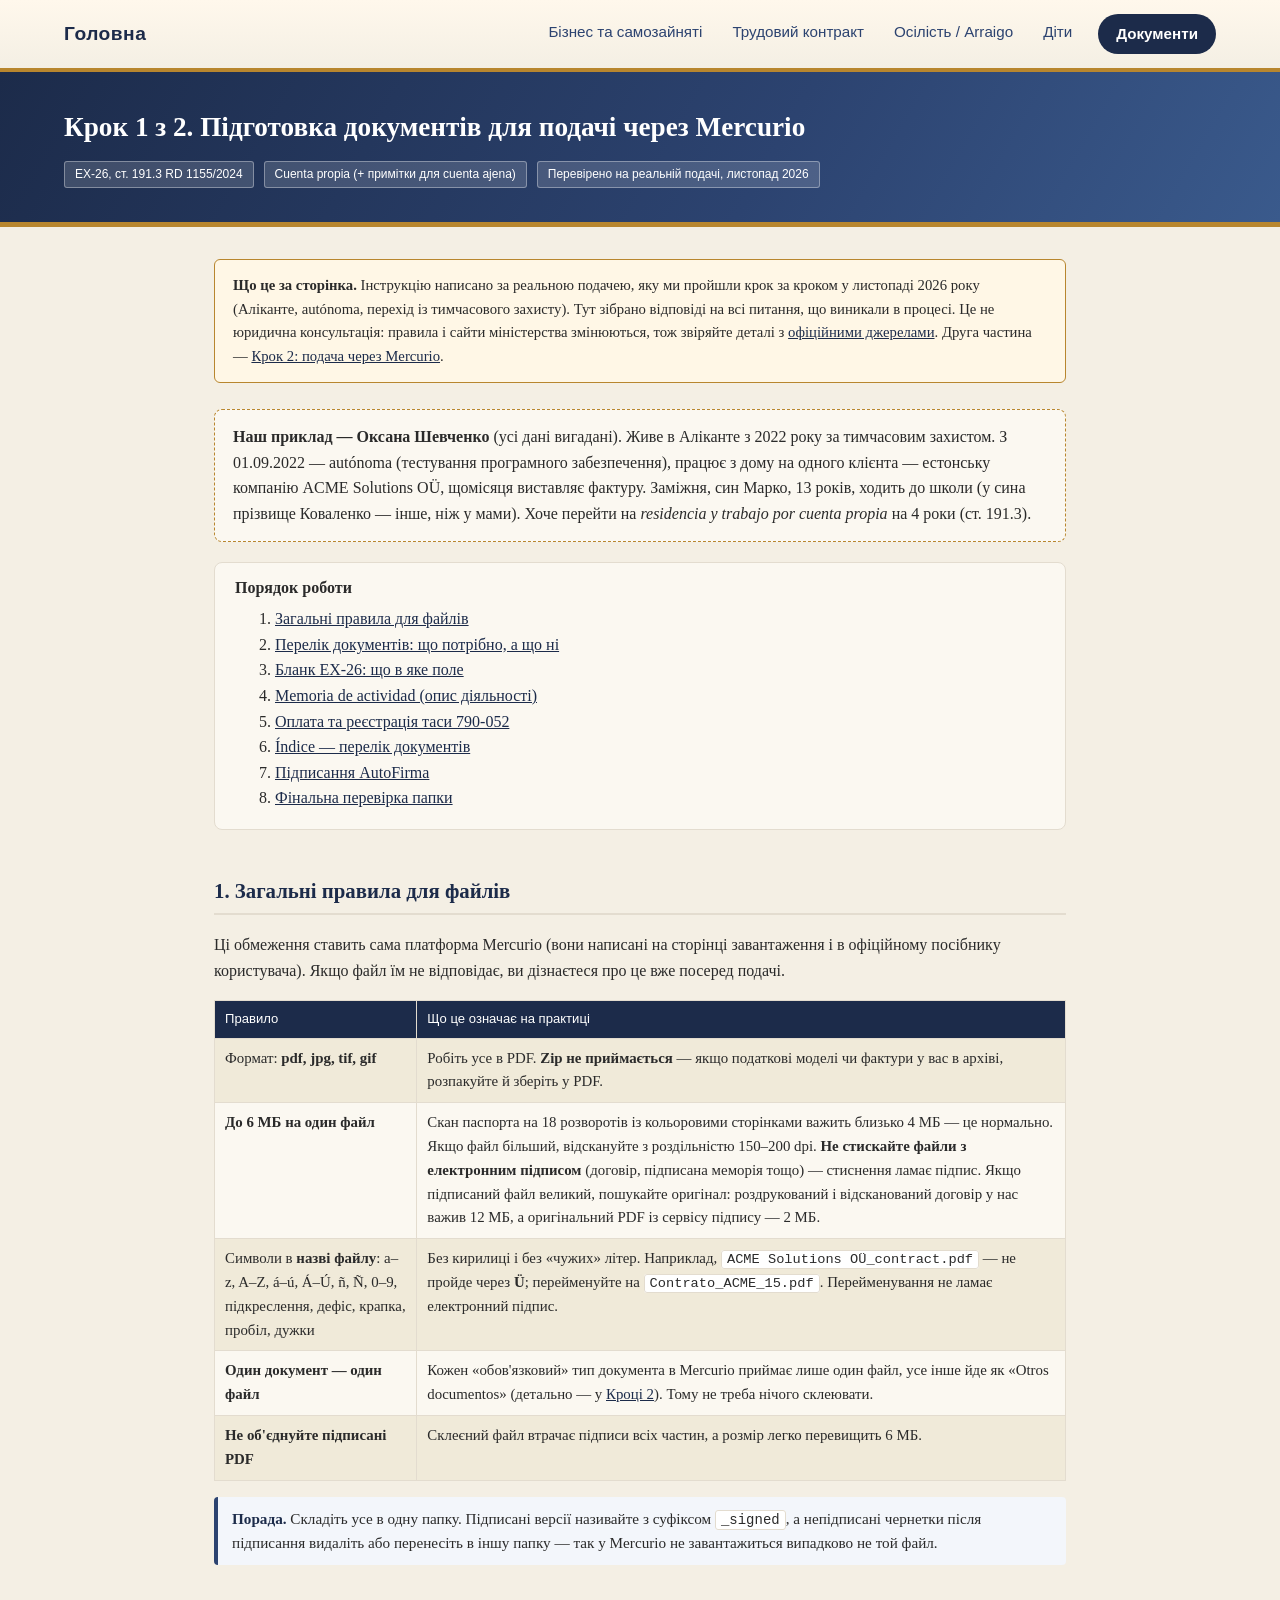
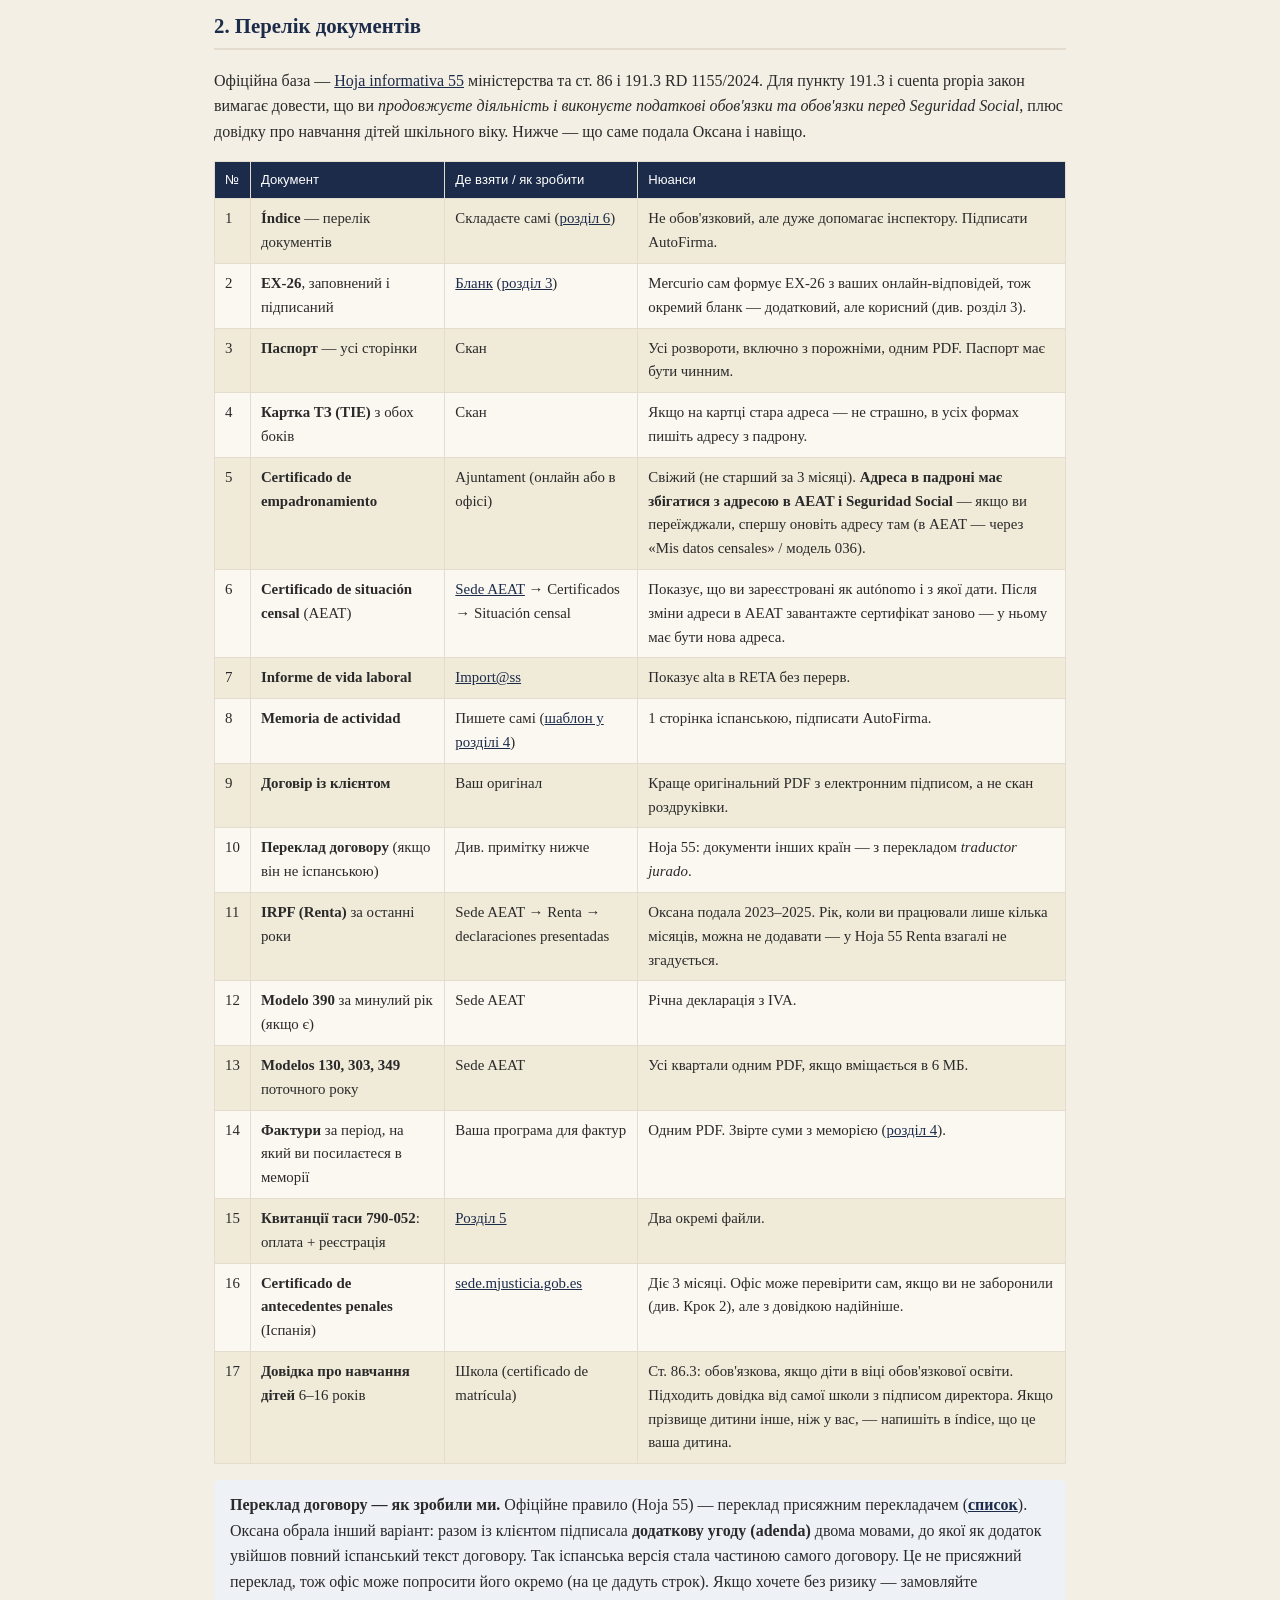
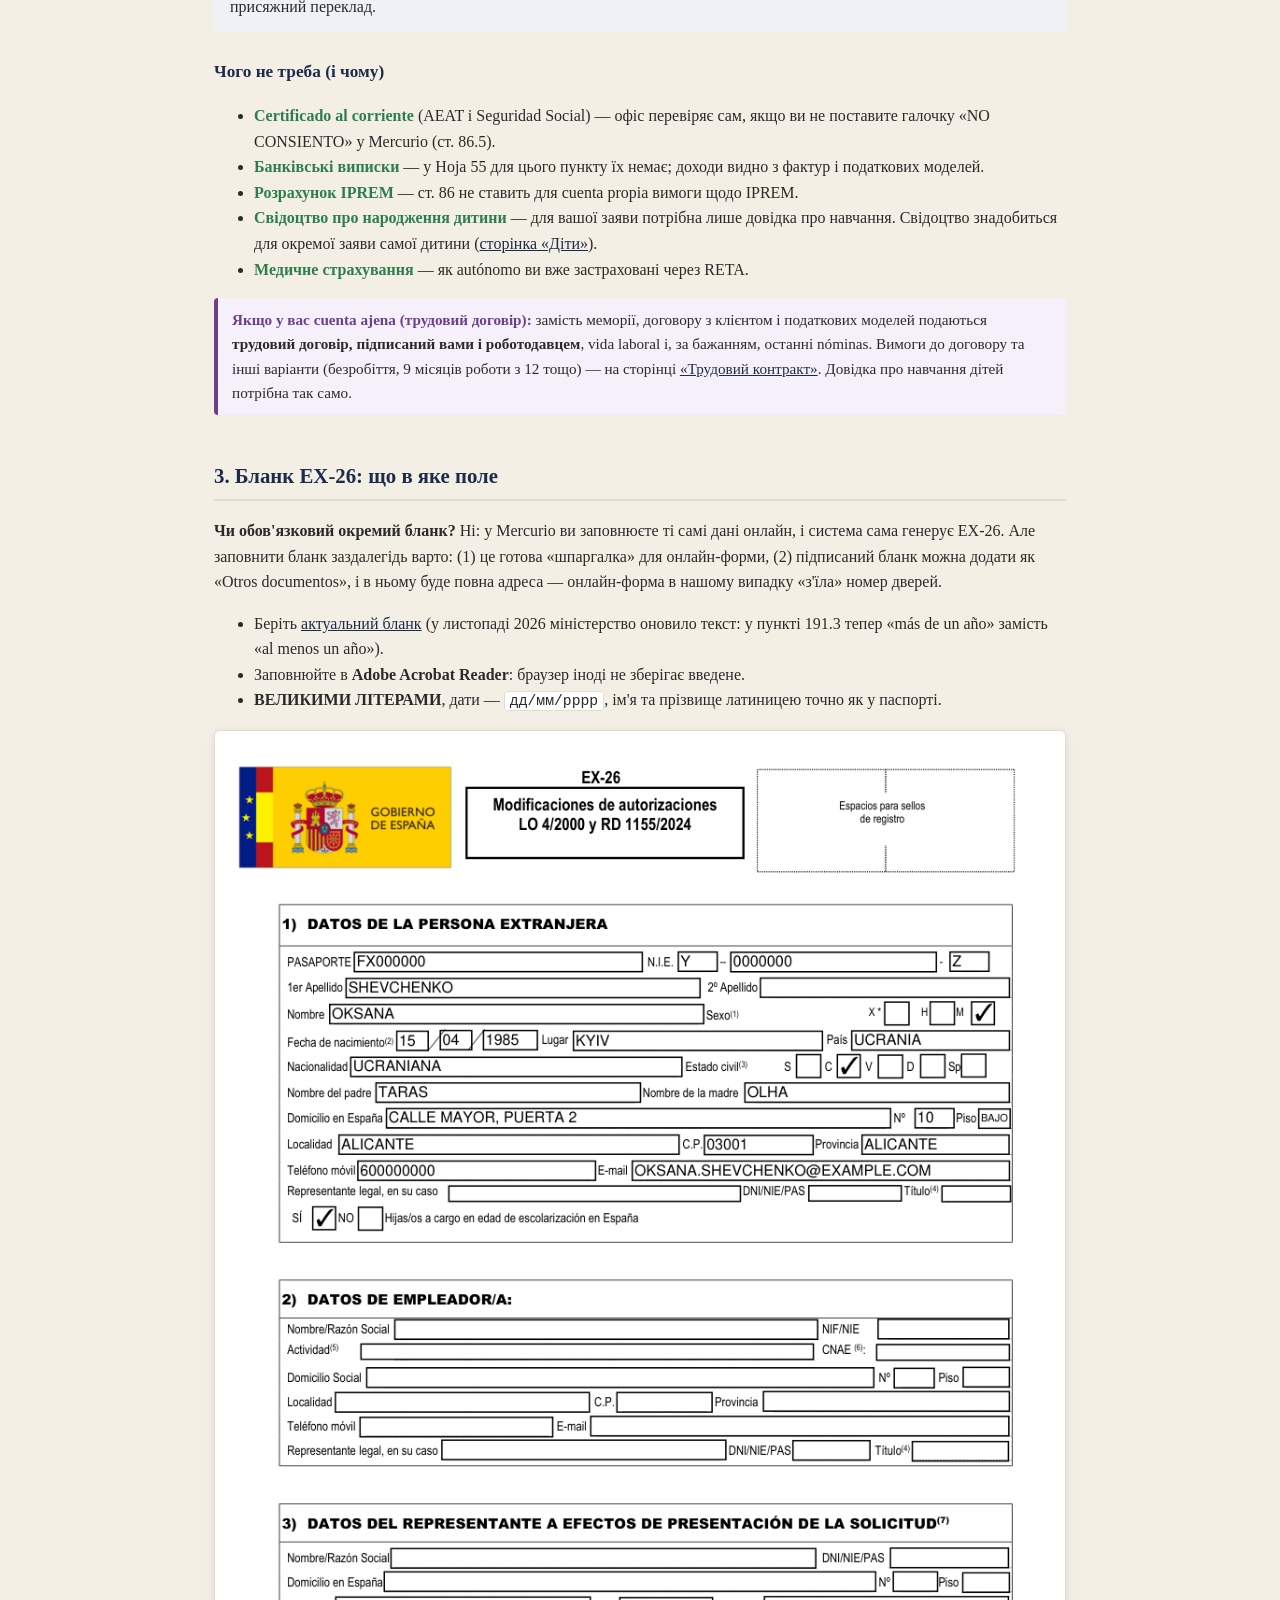
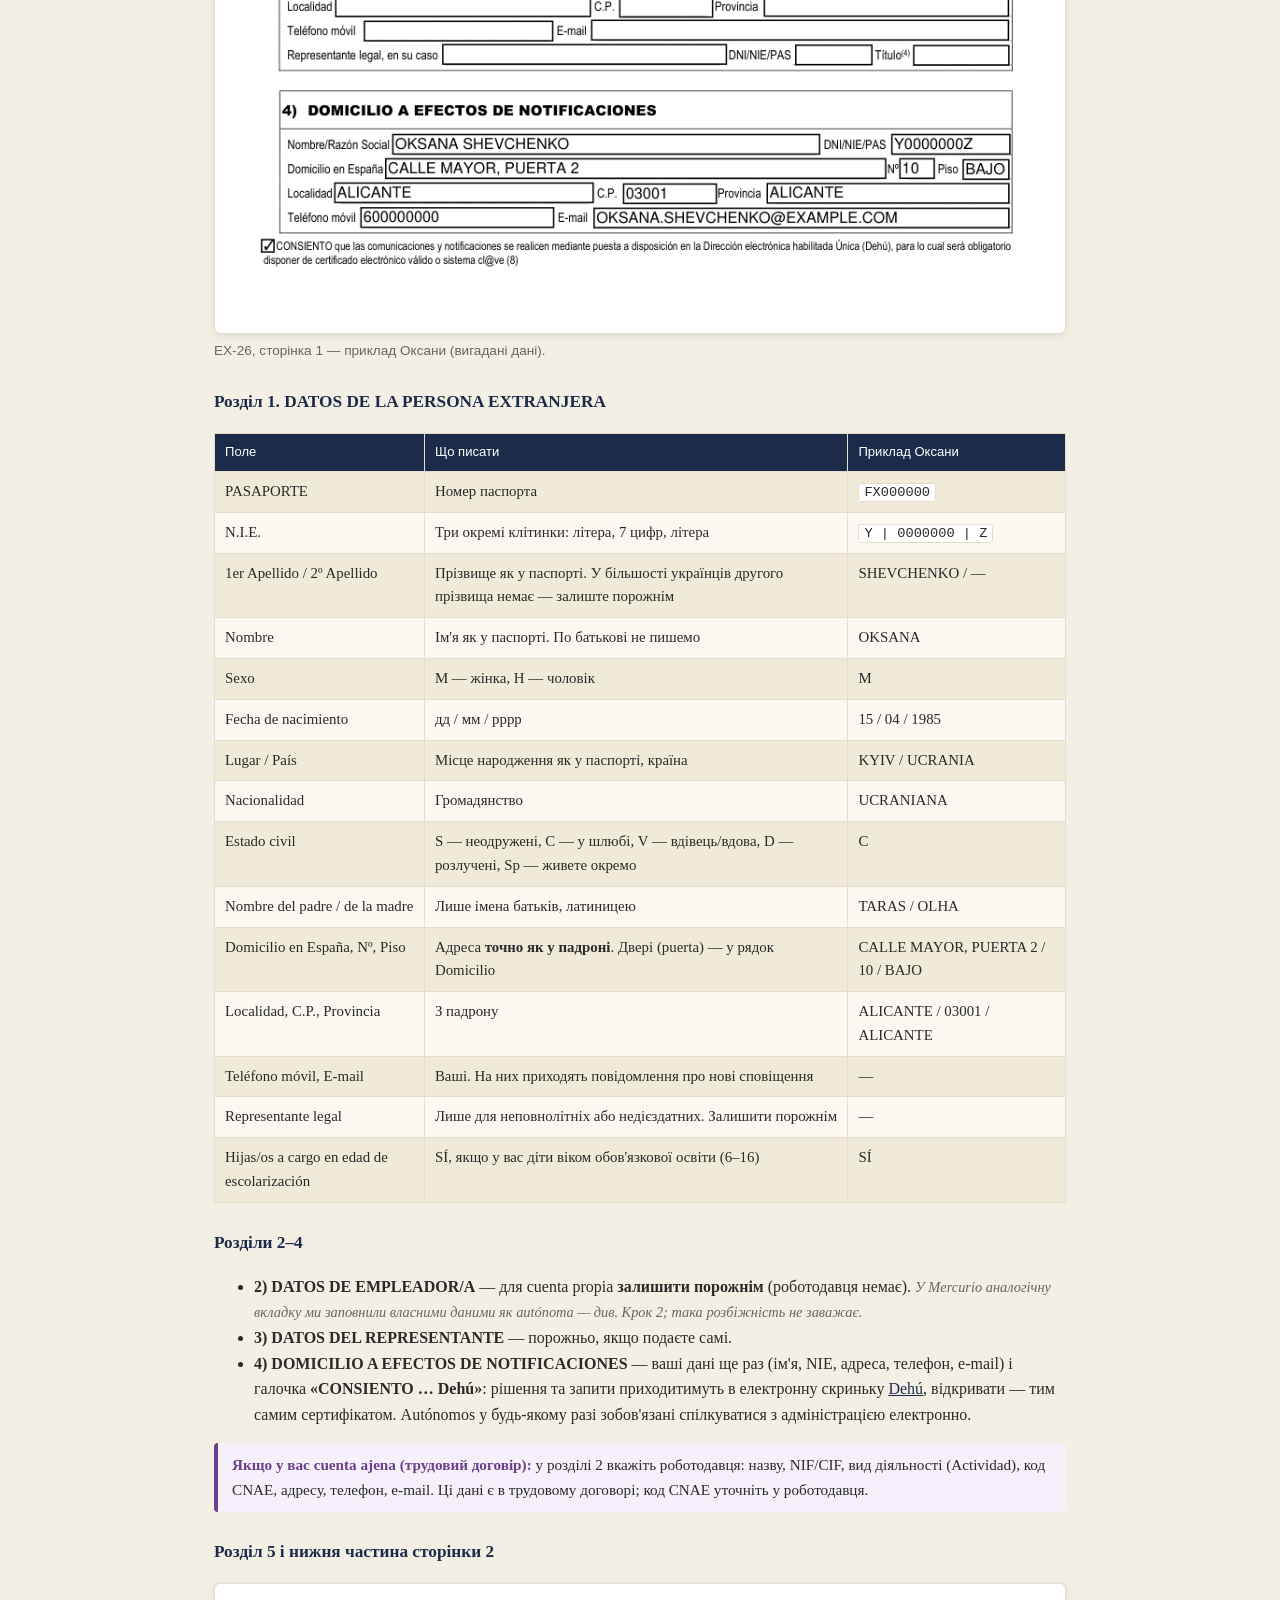
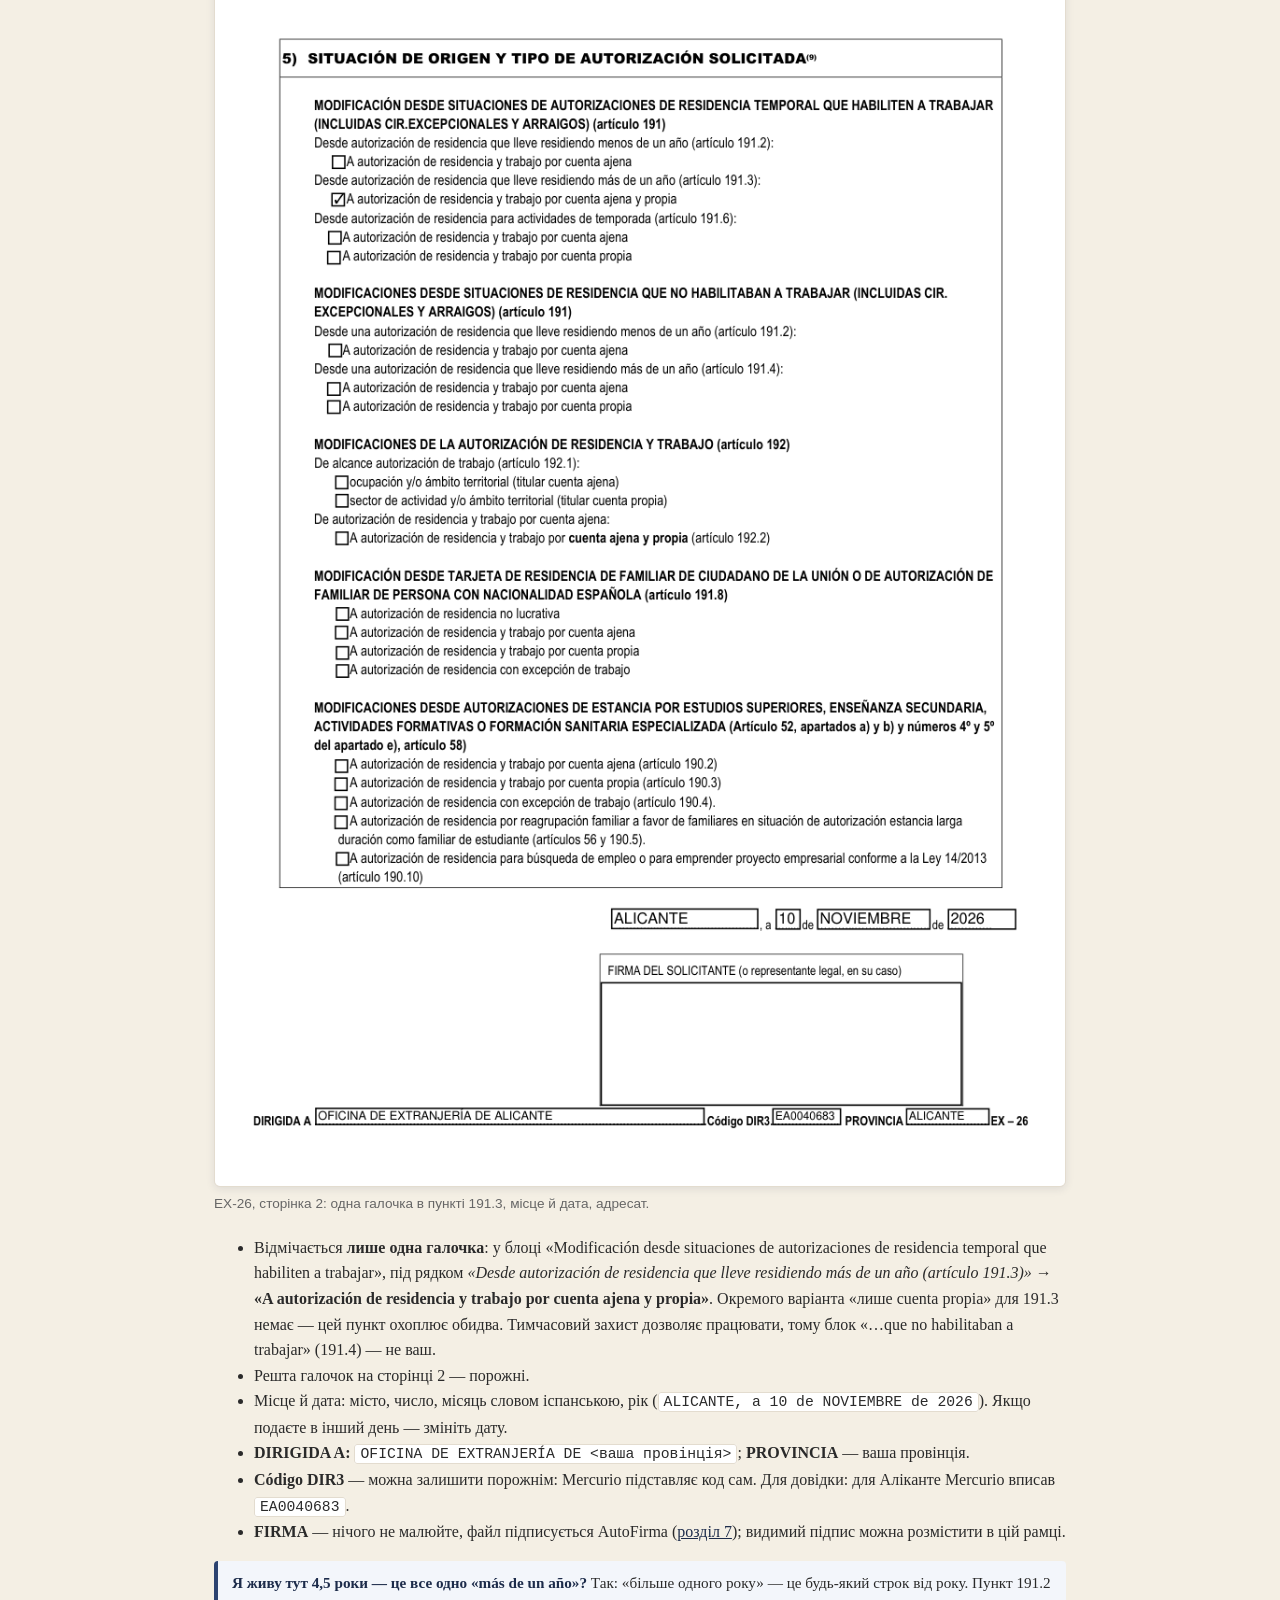
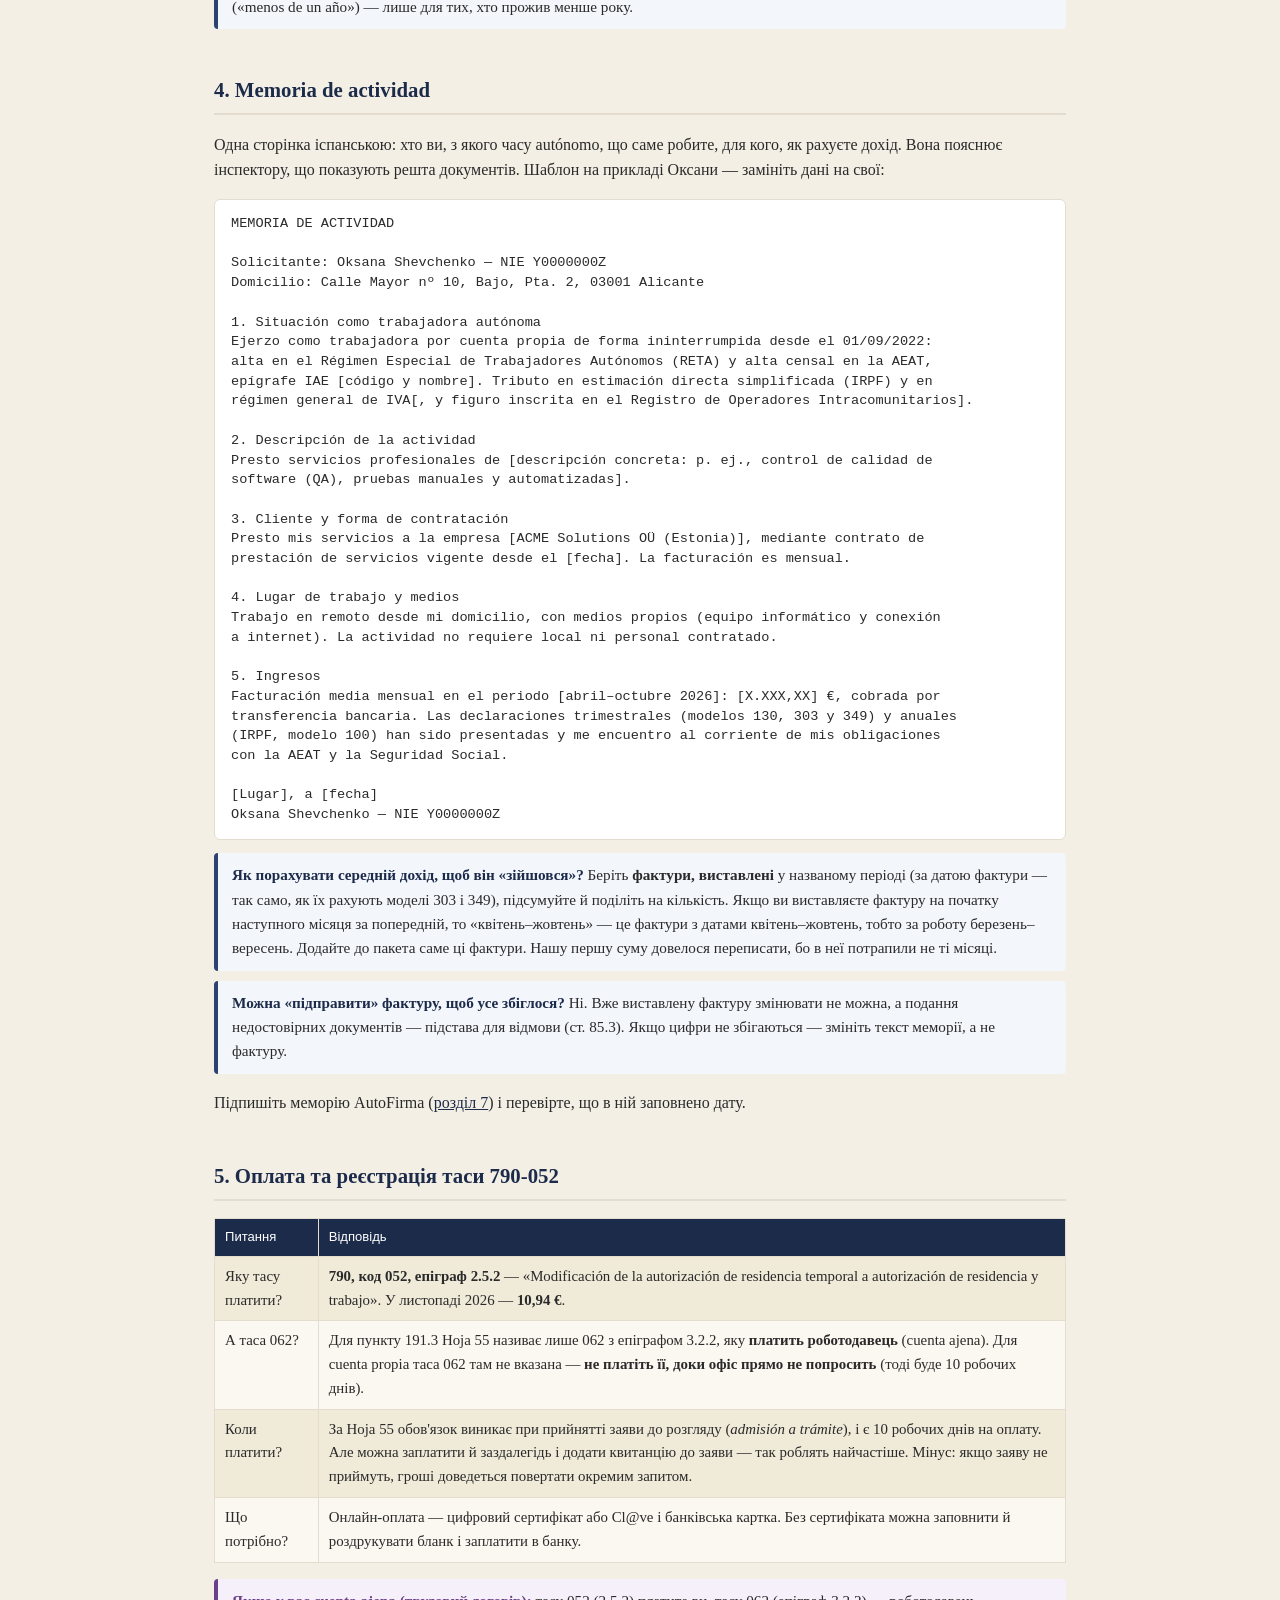
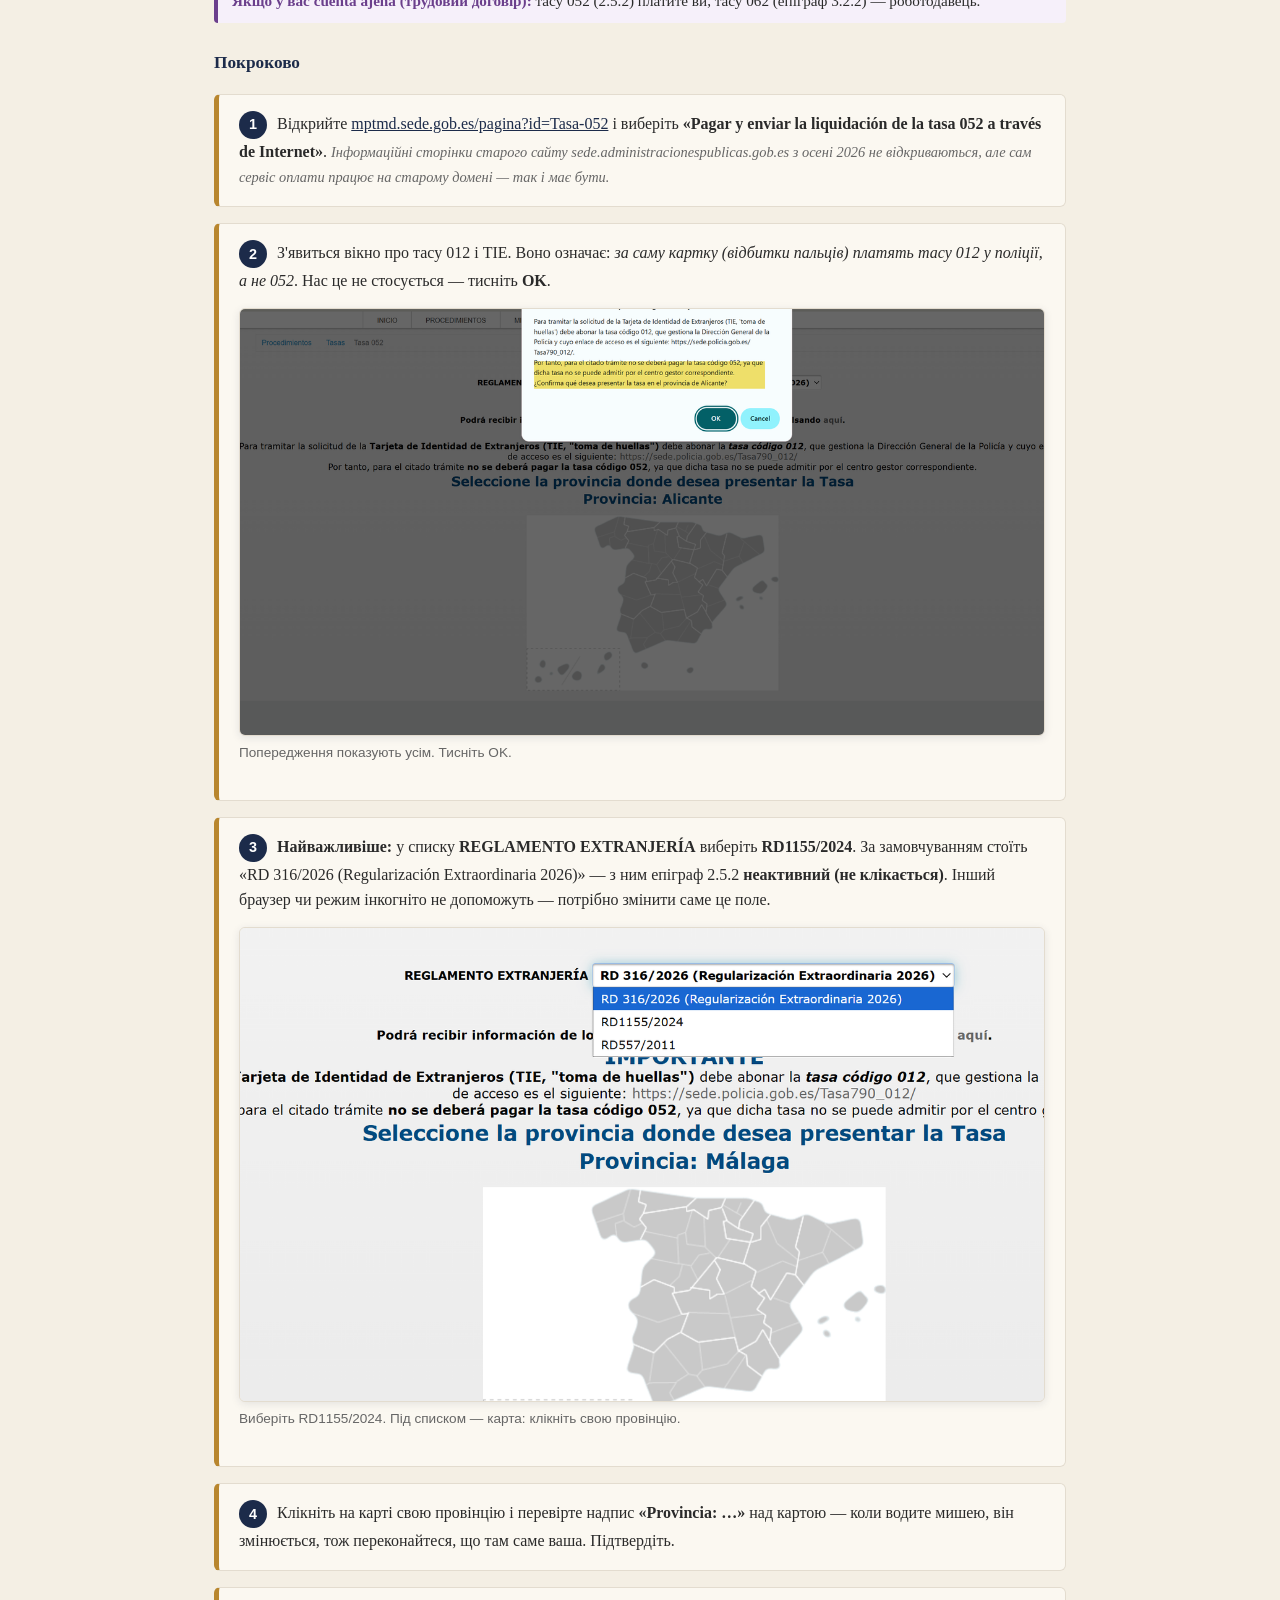
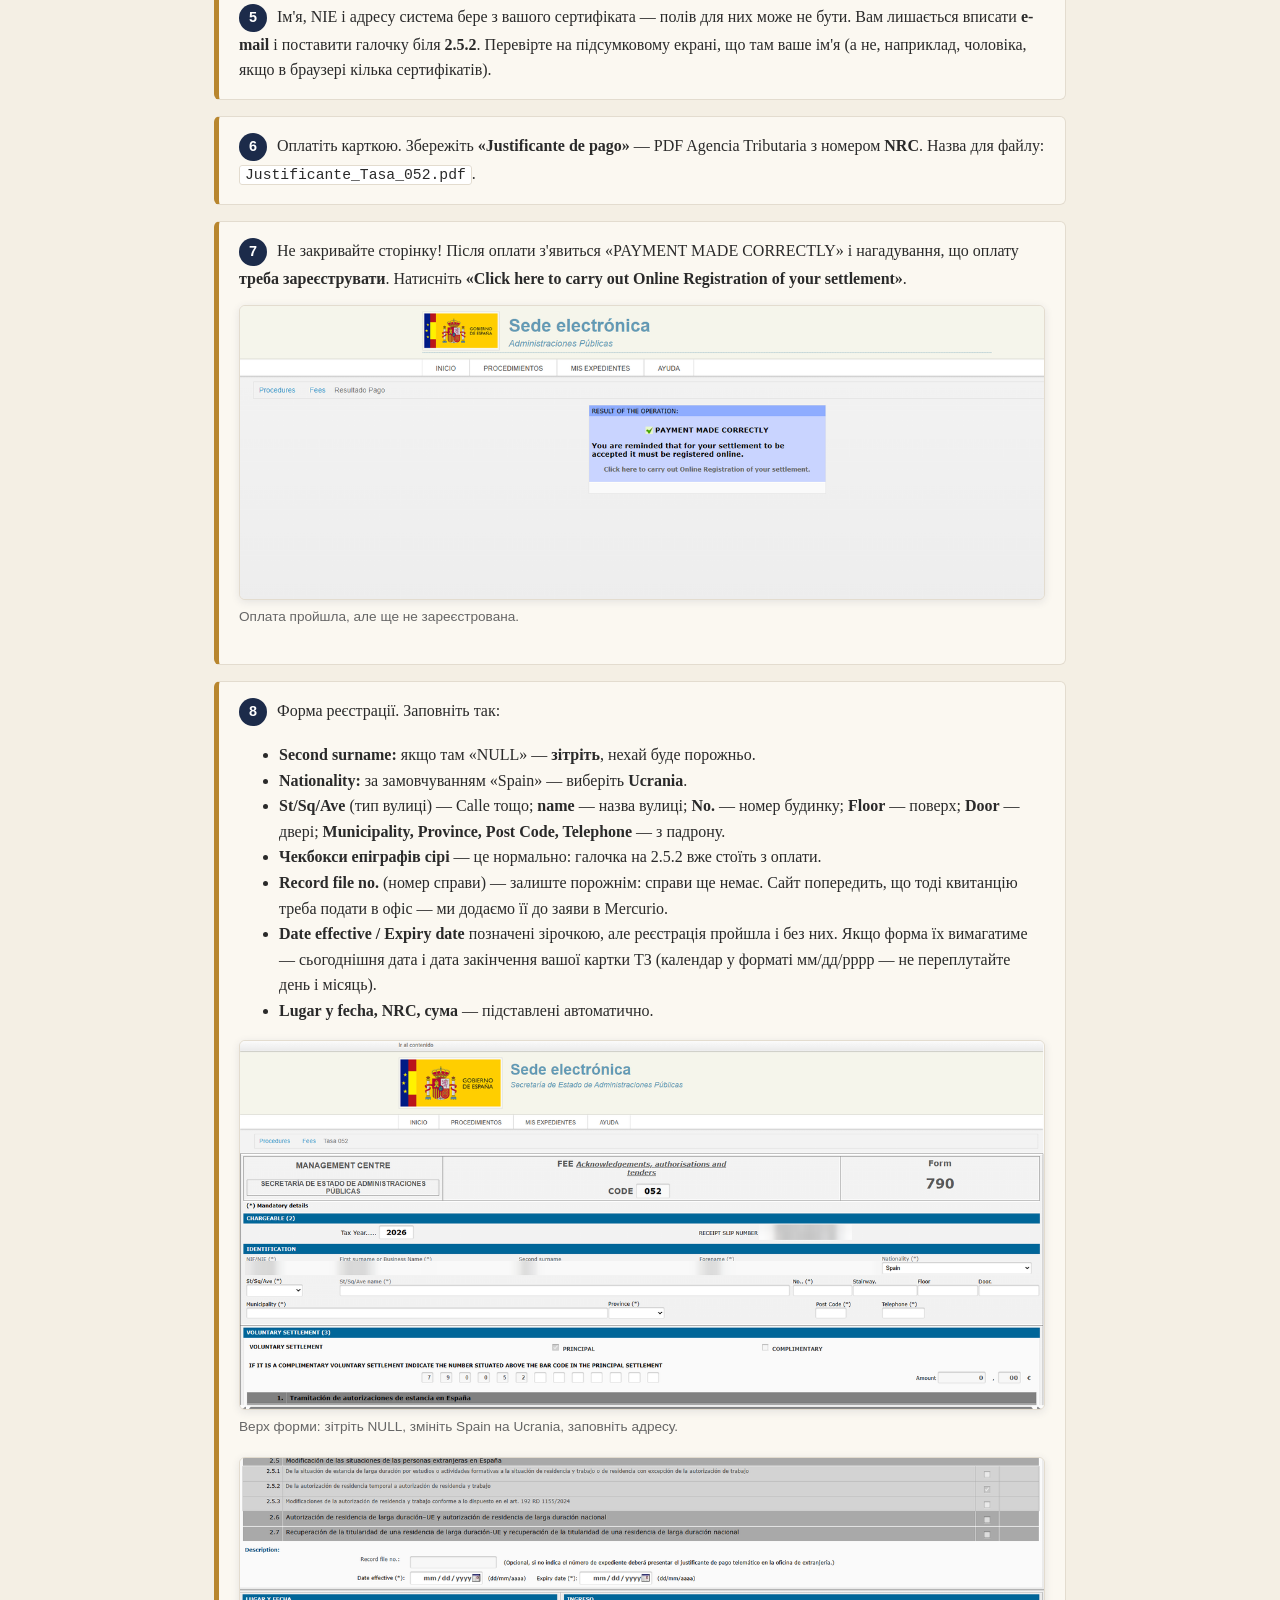
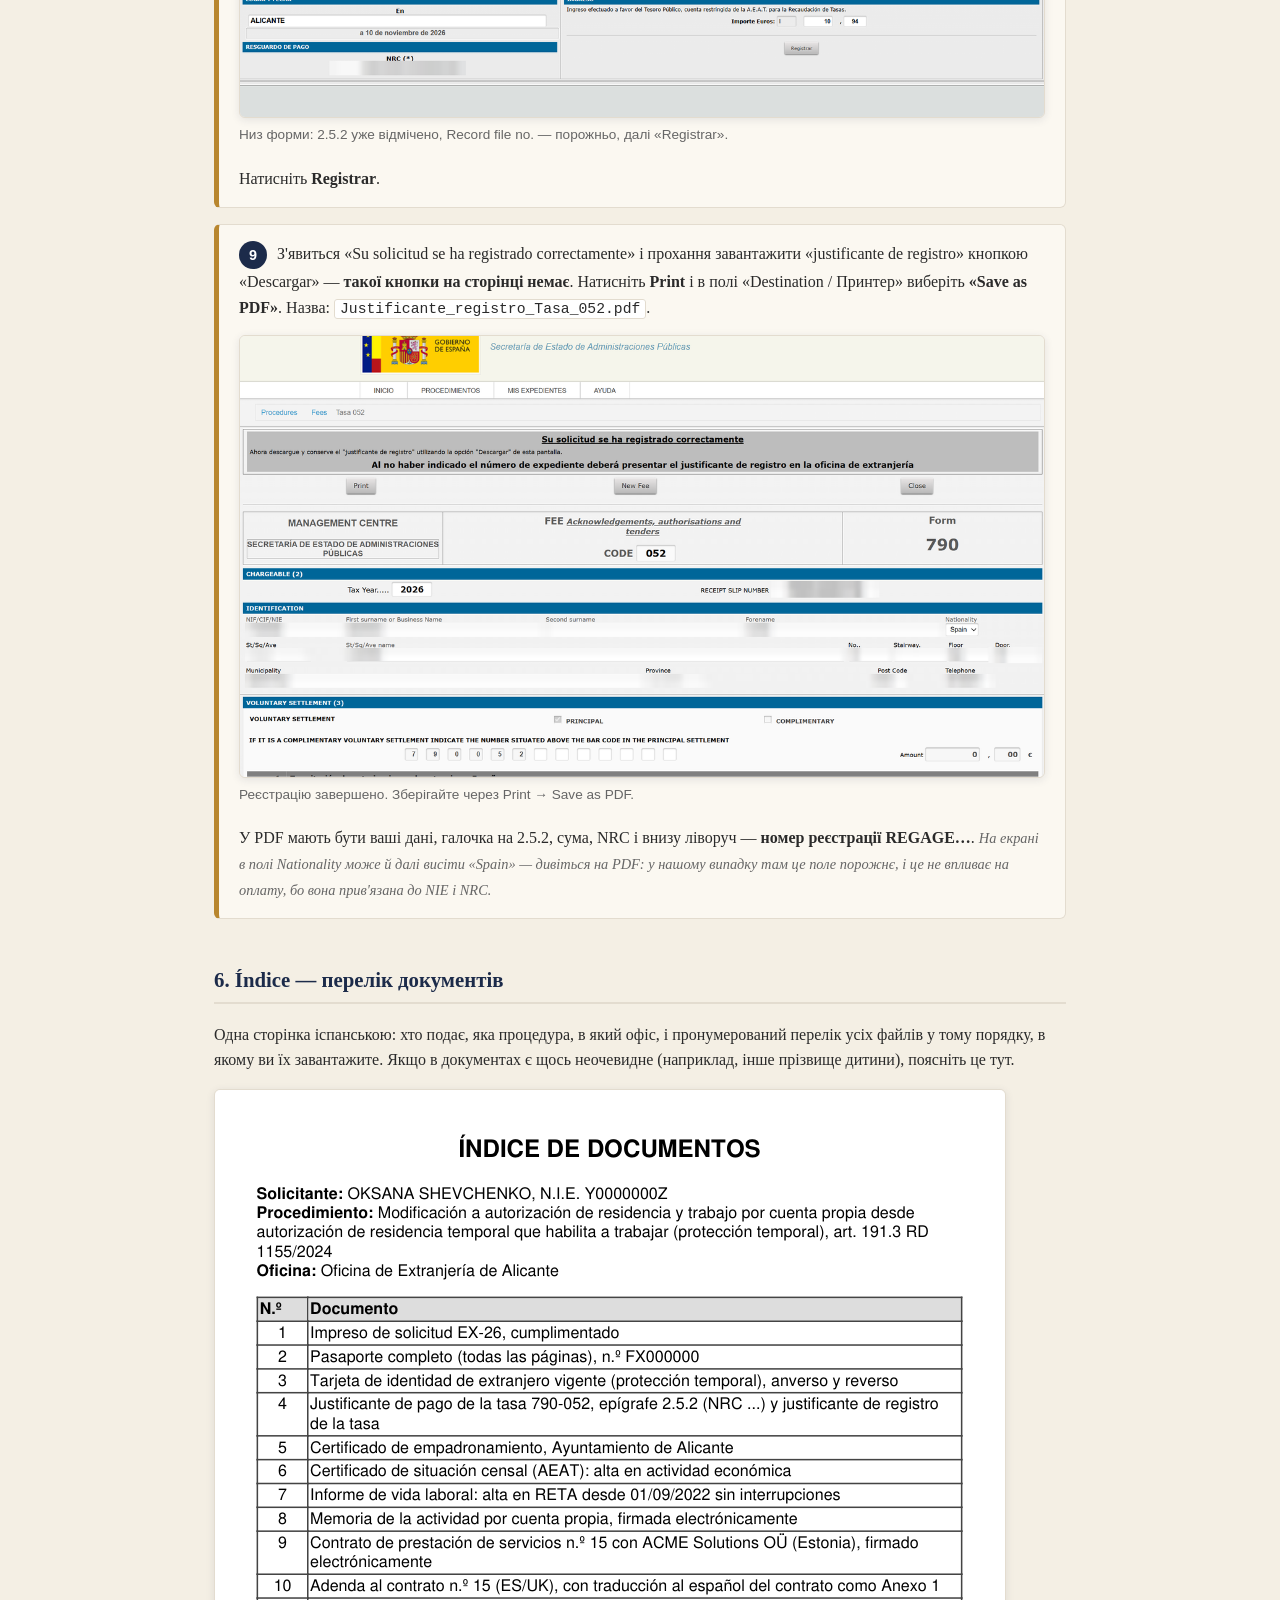
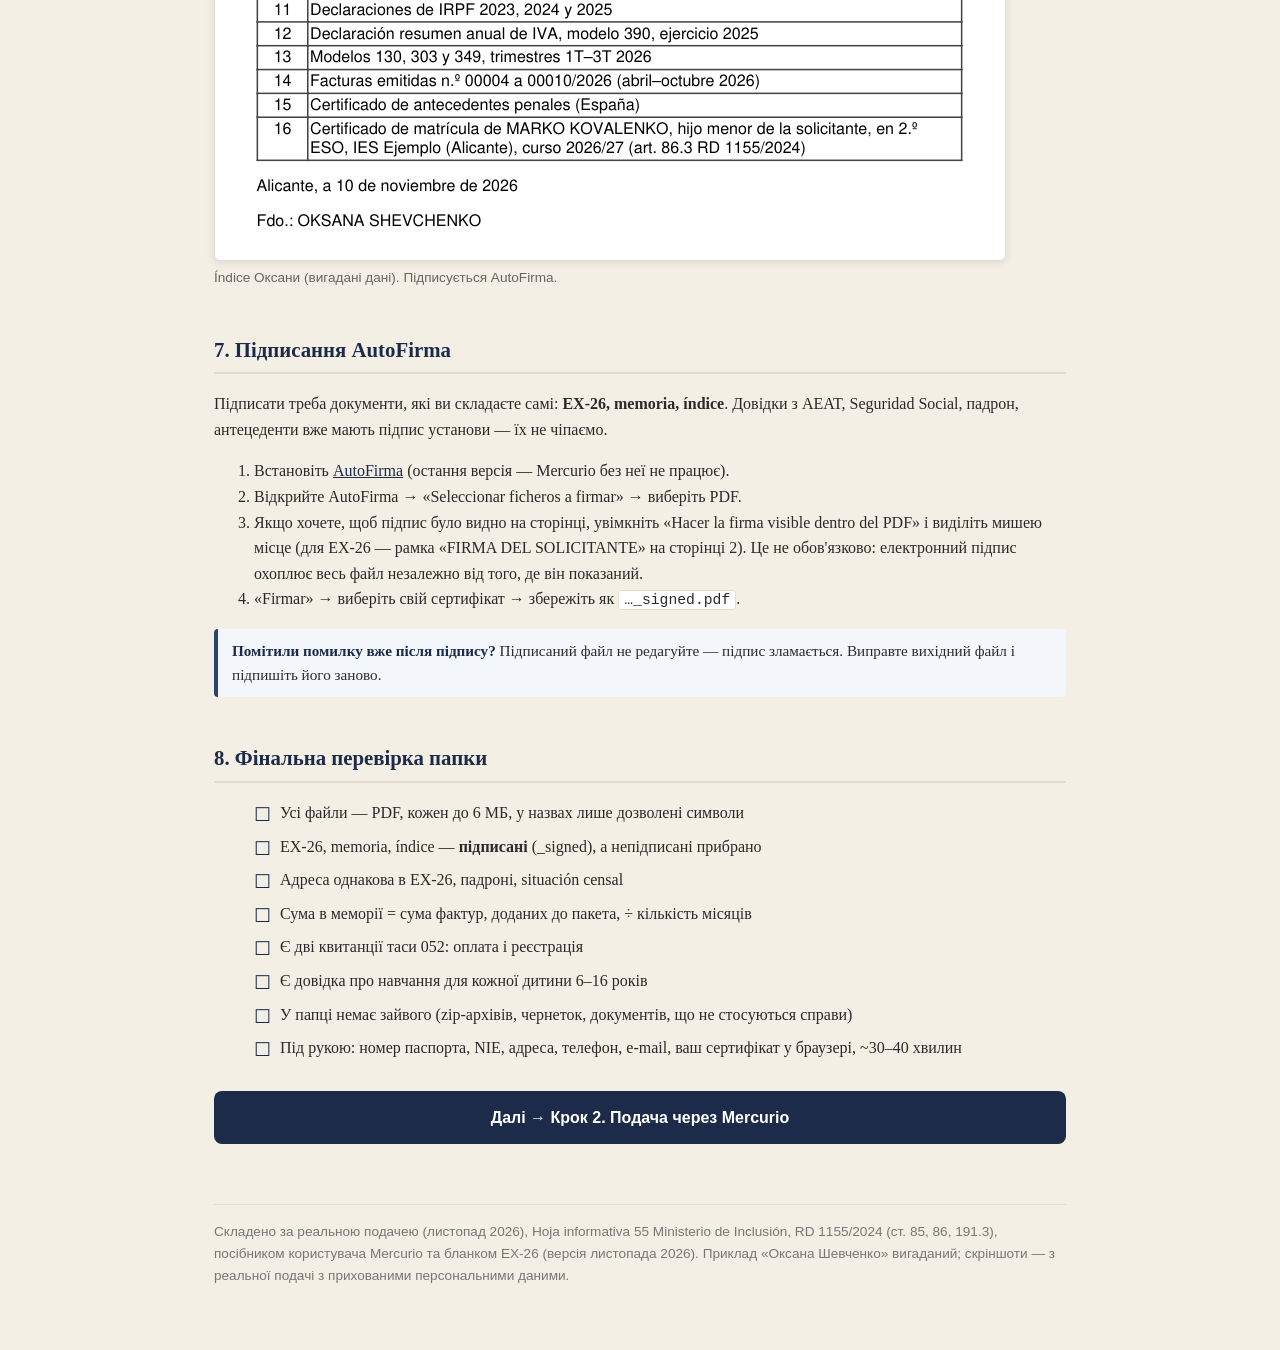
<file: pages/pidgotovka-dokumentiv.html>
<!DOCTYPE html>
<html lang="uk">
<head>
<meta charset="UTF-8">
<meta name="viewport" content="width=device-width, initial-scale=1.0">
<title>Підготовка документів для Mercurio — перехід з ТЗ (ст. 191.3)</title>
<link rel="stylesheet" href="../css/style.css?v=20261110b">
<link rel="icon" href="../images/favicon.svg" type="image/svg+xml">
<link rel="icon" href="../images/favicon-32.png" sizes="32x32" type="image/png">
<link rel="apple-touch-icon" href="../images/apple-touch-icon.png">
</head>
<body>

<header class="site-header">
  <div class="nav-bar">
    <a href="../index.html" class="nav-logo">Головна</a>
    <nav class="nav-links">
      <a href="cuenta-propia.html">Бізнес та самозайняті</a>
      <a href="cuenta-ajena.html">Трудовий контракт</a>
      <a href="arraigo.html">Осілість / Arraigo</a>
      <a href="dity.html">Діти</a>
      <a href="dokumenty.html" class="nav-docs">Документи</a>
    </nav>
  </div>
</header>

<div class="page-banner">
  <h1>Крок 1 з 2. Підготовка документів для подачі через Mercurio</h1>
  <div class="badges">
    <span class="badge">EX-26, ст. 191.3 RD 1155/2024</span>
    <span class="badge">Cuenta propia (+ примітки для cuenta ajena)</span>
    <span class="badge">Перевірено на реальній подачі, листопад 2026</span>
  </div>
</div>

<div class="container">

<div class="disclaimer">
  <strong>Що це за сторінка.</strong> Інструкцію написано за реальною подачею, яку ми пройшли крок за кроком у листопаді 2026 року (Аліканте, autónoma, перехід із тимчасового захисту). Тут зібрано відповіді на всі питання, що виникали в процесі. Це не юридична консультація: правила і сайти міністерства змінюються, тож звіряйте деталі з <a href="https://www.inclusion.gob.es/web/migraciones/modelos-generales" target="_blank">офіційними джерелами</a>. Друга частина — <a href="podacha-mercurio.html">Крок 2: подача через Mercurio</a>.
</div>

<div class="persona">
  <strong>Наш приклад — Оксана Шевченко</strong> (усі дані вигадані). Живе в Аліканте з 2022 року за тимчасовим захистом. З 01.09.2022 — autónoma (тестування програмного забезпечення), працює з дому на одного клієнта — естонську компанію ACME Solutions OÜ, щомісяця виставляє фактуру. Заміжня, син Марко, 13 років, ходить до школи (у сина прізвище Коваленко — інше, ніж у мами). Хоче перейти на <em>residencia y trabajo por cuenta propia</em> на 4 роки (ст. 191.3).
</div>

<div class="toc">
<strong>Порядок роботи</strong>
<ol>
  <li><a href="#pravyla">Загальні правила для файлів</a></li>
  <li><a href="#perelik">Перелік документів: що потрібно, а що ні</a></li>
  <li><a href="#ex26">Бланк EX-26: що в яке поле</a></li>
  <li><a href="#memoria">Memoria de actividad (опис діяльності)</a></li>
  <li><a href="#tasa">Оплата та реєстрація таси 790-052</a></li>
  <li><a href="#indice">Índice — перелік документів</a></li>
  <li><a href="#pidpys">Підписання AutoFirma</a></li>
  <li><a href="#perevirka">Фінальна перевірка папки</a></li>
</ol>
</div>

<h2 id="pravyla">1. Загальні правила для файлів</h2>
<p>Ці обмеження ставить сама платформа Mercurio (вони написані на сторінці завантаження і в офіційному посібнику користувача). Якщо файл їм не відповідає, ви дізнаєтеся про це вже посеред подачі.</p>
<table>
<tr><th>Правило</th><th>Що це означає на практиці</th></tr>
<tr><td>Формат: <strong>pdf, jpg, tif, gif</strong></td><td>Робіть усе в PDF. <strong>Zip не приймається</strong> — якщо податкові моделі чи фактури у вас в архіві, розпакуйте й зберіть у PDF.</td></tr>
<tr><td><strong>До 6 МБ на один файл</strong></td><td>Скан паспорта на 18 розворотів із кольоровими сторінками важить близько 4 МБ — це нормально. Якщо файл більший, відскануйте з роздільністю 150–200 dpi. <strong>Не стискайте файли з електронним підписом</strong> (договір, підписана меморія тощо) — стиснення ламає підпис. Якщо підписаний файл великий, пошукайте оригінал: роздрукований і відсканований договір у нас важив 12 МБ, а оригінальний PDF із сервісу підпису — 2 МБ.</td></tr>
<tr><td>Символи в <strong>назві файлу</strong>: a–z, A–Z, á–ú, Á–Ú, ñ, Ñ, 0–9, підкреслення, дефіс, крапка, пробіл, дужки</td><td>Без кирилиці і без «чужих» літер. Наприклад, <code class="v">ACME Solutions OÜ_contract.pdf</code> — не пройде через <strong>Ü</strong>; перейменуйте на <code class="v">Contrato_ACME_15.pdf</code>. Перейменування не ламає електронний підпис.</td></tr>
<tr><td><strong>Один документ — один файл</strong></td><td>Кожен «обов'язковий» тип документа в Mercurio приймає лише один файл, усе інше йде як «Otros documentos» (детально — у <a href="podacha-mercurio.html#zavantazhennia">Кроці 2</a>). Тому не треба нічого склеювати.</td></tr>
<tr><td><strong>Не об'єднуйте підписані PDF</strong></td><td>Склеєний файл втрачає підписи всіх частин, а розмір легко перевищить 6 МБ.</td></tr>
</table>
<div class="qa"><strong>Порада.</strong> Складіть усе в одну папку. Підписані версії називайте з суфіксом <code class="v">_signed</code>, а непідписані чернетки після підписання видаліть або перенесіть в іншу папку — так у Mercurio не завантажиться випадково не той файл.</div>

<h2 id="perelik">2. Перелік документів</h2>
<p>Офіційна база — <a href="https://www.inclusion.gob.es/web/migraciones/w/55.-modificacion-desde-situaciones-de-autorizaciones-de-residencia-temporal-que-habilitan-a-trabajar" target="_blank">Hoja informativa 55</a> міністерства та ст. 86 і 191.3 RD 1155/2024. Для пункту 191.3 і cuenta propia закон вимагає довести, що ви <em>продовжуєте діяльність і виконуєте податкові обов'язки та обов'язки перед Seguridad Social</em>, плюс довідку про навчання дітей шкільного віку. Нижче — що саме подала Оксана і навіщо.</p>

<table>
<tr><th>№</th><th>Документ</th><th>Де взяти / як зробити</th><th>Нюанси</th></tr>
<tr><td>1</td><td><strong>Índice</strong> — перелік документів</td><td>Складаєте самі (<a href="#indice">розділ 6</a>)</td><td>Не обов'язковий, але дуже допомагає інспектору. Підписати AutoFirma.</td></tr>
<tr><td>2</td><td><strong>EX-26</strong>, заповнений і підписаний</td><td><a href="../blanky/EX-26_modificacion_editable.pdf" target="_blank">Бланк</a> (<a href="#ex26">розділ 3</a>)</td><td>Mercurio сам формує EX-26 з ваших онлайн-відповідей, тож окремий бланк — додатковий, але корисний (див. розділ 3).</td></tr>
<tr><td>3</td><td><strong>Паспорт</strong> — усі сторінки</td><td>Скан</td><td>Усі розвороти, включно з порожніми, одним PDF. Паспорт має бути чинним.</td></tr>
<tr><td>4</td><td><strong>Картка ТЗ (TIE)</strong> з обох боків</td><td>Скан</td><td>Якщо на картці стара адреса — не страшно, в усіх формах пишіть адресу з падрону.</td></tr>
<tr><td>5</td><td><strong>Certificado de empadronamiento</strong></td><td>Ajuntament (онлайн або в офісі)</td><td>Свіжий (не старший за 3 місяці). <strong>Адреса в падроні має збігатися з адресою в AEAT і Seguridad Social</strong> — якщо ви переїжджали, спершу оновіть адресу там (в AEAT — через «Mis datos censales» / модель 036).</td></tr>
<tr><td>6</td><td><strong>Certificado de situación censal</strong> (AEAT)</td><td><a href="https://sede.agenciatributaria.gob.es/" target="_blank">Sede AEAT</a> → Certificados → Situación censal</td><td>Показує, що ви зареєстровані як autónomo і з якої дати. Після зміни адреси в AEAT завантажте сертифікат заново — у ньому має бути нова адреса.</td></tr>
<tr><td>7</td><td><strong>Informe de vida laboral</strong></td><td><a href="https://portal.seg-social.gob.es/wps/portal/importass/importass" target="_blank">Import@ss</a></td><td>Показує alta в RETA без перерв.</td></tr>
<tr><td>8</td><td><strong>Memoria de actividad</strong></td><td>Пишете самі (<a href="#memoria">шаблон у розділі 4</a>)</td><td>1 сторінка іспанською, підписати AutoFirma.</td></tr>
<tr><td>9</td><td><strong>Договір із клієнтом</strong></td><td>Ваш оригінал</td><td>Краще оригінальний PDF з електронним підписом, а не скан роздруківки.</td></tr>
<tr><td>10</td><td><strong>Переклад договору</strong> (якщо він не іспанською)</td><td>Див. примітку нижче</td><td>Hoja 55: документи інших країн — з перекладом <em>traductor jurado</em>.</td></tr>
<tr><td>11</td><td><strong>IRPF (Renta)</strong> за останні роки</td><td>Sede AEAT → Renta → declaraciones presentadas</td><td>Оксана подала 2023–2025. Рік, коли ви працювали лише кілька місяців, можна не додавати — у Hoja 55 Renta взагалі не згадується.</td></tr>
<tr><td>12</td><td><strong>Modelo 390</strong> за минулий рік (якщо є)</td><td>Sede AEAT</td><td>Річна декларація з IVA.</td></tr>
<tr><td>13</td><td><strong>Modelos 130, 303, 349</strong> поточного року</td><td>Sede AEAT</td><td>Усі квартали одним PDF, якщо вміщається в 6 МБ.</td></tr>
<tr><td>14</td><td><strong>Фактури</strong> за період, на який ви посилаєтеся в меморії</td><td>Ваша програма для фактур</td><td>Одним PDF. Звірте суми з меморією (<a href="#memoria">розділ 4</a>).</td></tr>
<tr><td>15</td><td><strong>Квитанції таси 790-052</strong>: оплата + реєстрація</td><td><a href="#tasa">Розділ 5</a></td><td>Два окремі файли.</td></tr>
<tr><td>16</td><td><strong>Certificado de antecedentes penales</strong> (Іспанія)</td><td><a href="https://sede.mjusticia.gob.es/es/tramites/certificado-antecedentes" target="_blank">sede.mjusticia.gob.es</a></td><td>Діє 3 місяці. Офіс може перевірити сам, якщо ви не заборонили (див. Крок 2), але з довідкою надійніше.</td></tr>
<tr><td>17</td><td><strong>Довідка про навчання дітей</strong> 6–16 років</td><td>Школа (certificado de matrícula)</td><td>Ст. 86.3: обов'язкова, якщо діти в віці обов'язкової освіти. Підходить довідка від самої школи з підписом директора. Якщо прізвище дитини інше, ніж у вас, — напишіть в índice, що це ваша дитина.</td></tr>
</table>

<div class="link-box"><strong>Переклад договору — як зробили ми.</strong> Офіційне правило (Hoja 55) — переклад присяжним перекладачем (<a href="https://exteriores.gob.es/es/ServiciosAlCiudadano/Paginas/Traductores-Interpretes-Jurados.aspx" target="_blank">список</a>). Оксана обрала інший варіант: разом із клієнтом підписала <strong>додаткову угоду (adenda)</strong> двома мовами, до якої як додаток увійшов повний іспанський текст договору. Так іспанська версія стала частиною самого договору. Це не присяжний переклад, тож офіс може попросити його окремо (на це дадуть строк). Якщо хочете без ризику — замовляйте присяжний переклад.</div>

<h3>Чого не треба (і чому)</h3>
<ul>
  <li><span class="tag-ok">Certificado al corriente</span> (AEAT і Seguridad Social) — офіс перевіряє сам, якщо ви не поставите галочку «NO CONSIENTO» у Mercurio (ст. 86.5).</li>
  <li><span class="tag-ok">Банківські виписки</span> — у Hoja 55 для цього пункту їх немає; доходи видно з фактур і податкових моделей.</li>
  <li><span class="tag-ok">Розрахунок IPREM</span> — ст. 86 не ставить для cuenta propia вимоги щодо IPREM.</li>
  <li><span class="tag-ok">Свідоцтво про народження дитини</span> — для вашої заяви потрібна лише довідка про навчання. Свідоцтво знадобиться для окремої заяви самої дитини (<a href="dity.html">сторінка «Діти»</a>).</li>
  <li><span class="tag-ok">Медичне страхування</span> — як autónomo ви вже застраховані через RETA.</li>
</ul>

<div class="ajena">замість меморії, договору з клієнтом і податкових моделей подаються <strong>трудовий договір, підписаний вами і роботодавцем</strong>, vida laboral і, за бажанням, останні nóminas. Вимоги до договору та інші варіанти (безробіття, 9 місяців роботи з 12 тощо) — на сторінці <a href="cuenta-ajena.html">«Трудовий контракт»</a>. Довідка про навчання дітей потрібна так само.</div>

<h2 id="ex26">3. Бланк EX-26: що в яке поле</h2>
<p><strong>Чи обов'язковий окремий бланк?</strong> Ні: у Mercurio ви заповнюєте ті самі дані онлайн, і система сама генерує EX-26. Але заповнити бланк заздалегідь варто: (1) це готова «шпаргалка» для онлайн-форми, (2) підписаний бланк можна додати як «Otros documentos», і в ньому буде повна адреса — онлайн-форма в нашому випадку «з'їла» номер дверей.</p>
<ul>
  <li>Беріть <a href="../blanky/EX-26_modificacion_editable.pdf" target="_blank">актуальний бланк</a> (у листопаді 2026 міністерство оновило текст: у пункті 191.3 тепер «más de un año» замість «al menos un año»).</li>
  <li>Заповнюйте в <strong>Adobe Acrobat Reader</strong>: браузер іноді не зберігає введене.</li>
  <li><strong>ВЕЛИКИМИ ЛІТЕРАМИ</strong>, дати — <code class="v">дд/мм/рррр</code>, ім'я та прізвище латиницею точно як у паспорті.</li>
</ul>

<figure class="shot"><img src="../images/guide/ex26-ejemplo-p1.png" alt="EX-26, сторінка 1, заповнена даними Оксани Шевченко"><figcaption>EX-26, сторінка 1 — приклад Оксани (вигадані дані).</figcaption></figure>

<h3>Розділ 1. DATOS DE LA PERSONA EXTRANJERA</h3>
<table>
<tr><th>Поле</th><th>Що писати</th><th>Приклад Оксани</th></tr>
<tr><td>PASAPORTE</td><td>Номер паспорта</td><td><code class="v">FX000000</code></td></tr>
<tr><td>N.I.E.</td><td>Три окремі клітинки: літера, 7 цифр, літера</td><td><code class="v">Y | 0000000 | Z</code></td></tr>
<tr><td>1er Apellido / 2º Apellido</td><td>Прізвище як у паспорті. У більшості українців другого прізвища немає — залиште порожнім</td><td>SHEVCHENKO / —</td></tr>
<tr><td>Nombre</td><td>Ім'я як у паспорті. По батькові не пишемо</td><td>OKSANA</td></tr>
<tr><td>Sexo</td><td>M — жінка, H — чоловік</td><td>M</td></tr>
<tr><td>Fecha de nacimiento</td><td>дд / мм / рррр</td><td>15 / 04 / 1985</td></tr>
<tr><td>Lugar / País</td><td>Місце народження як у паспорті, країна</td><td>KYIV / UCRANIA</td></tr>
<tr><td>Nacionalidad</td><td>Громадянство</td><td>UCRANIANA</td></tr>
<tr><td>Estado civil</td><td>S — неодружені, C — у шлюбі, V — вдівець/вдова, D — розлучені, Sp — живете окремо</td><td>C</td></tr>
<tr><td>Nombre del padre / de la madre</td><td>Лише імена батьків, латиницею</td><td>TARAS / OLHA</td></tr>
<tr><td>Domicilio en España, Nº, Piso</td><td>Адреса <strong>точно як у падроні</strong>. Двері (puerta) — у рядок Domicilio</td><td>CALLE MAYOR, PUERTA 2 / 10 / BAJO</td></tr>
<tr><td>Localidad, C.P., Provincia</td><td>З падрону</td><td>ALICANTE / 03001 / ALICANTE</td></tr>
<tr><td>Teléfono móvil, E-mail</td><td>Ваші. На них приходять повідомлення про нові сповіщення</td><td>—</td></tr>
<tr><td>Representante legal</td><td>Лише для неповнолітніх або недієздатних. Залишити порожнім</td><td>—</td></tr>
<tr><td>Hijas/os a cargo en edad de escolarización</td><td>SÍ, якщо у вас діти віком обов'язкової освіти (6–16)</td><td>SÍ</td></tr>
</table>

<h3>Розділи 2–4</h3>
<ul>
  <li><strong>2) DATOS DE EMPLEADOR/A</strong> — для cuenta propia <strong>залишити порожнім</strong> (роботодавця немає). <span class="note">У Mercurio аналогічну вкладку ми заповнили власними даними як autónoma — див. Крок 2; така розбіжність не заважає.</span></li>
  <li><strong>3) DATOS DEL REPRESENTANTE</strong> — порожньо, якщо подаєте самі.</li>
  <li><strong>4) DOMICILIO A EFECTOS DE NOTIFICACIONES</strong> — ваші дані ще раз (ім'я, NIE, адреса, телефон, e-mail) і галочка <strong>«CONSIENTO … Dehú»</strong>: рішення та запити приходитимуть в електронну скриньку <a href="https://dehu.redsara.es/" target="_blank">Dehú</a>, відкривати — тим самим сертифікатом. Autónomos у будь-якому разі зобов'язані спілкуватися з адміністрацією електронно.</li>
</ul>
<div class="ajena">у розділі 2 вкажіть роботодавця: назву, NIF/CIF, вид діяльності (Actividad), код CNAE, адресу, телефон, e-mail. Ці дані є в трудовому договорі; код CNAE уточніть у роботодавця.</div>

<h3>Розділ 5 і нижня частина сторінки 2</h3>
<figure class="shot"><img src="../images/guide/ex26-ejemplo-p2.png" alt="EX-26, сторінка 2"><figcaption>EX-26, сторінка 2: одна галочка в пункті 191.3, місце й дата, адресат.</figcaption></figure>
<ul>
  <li>Відмічається <strong>лише одна галочка</strong>: у блоці «Modificación desde situaciones de autorizaciones de residencia temporal que habiliten a trabajar», під рядком <em>«Desde autorización de residencia que lleve residiendo más de un año (artículo 191.3)»</em> → <strong>«A autorización de residencia y trabajo por cuenta ajena y propia»</strong>. Окремого варіанта «лише cuenta propia» для 191.3 немає — цей пункт охоплює обидва. Тимчасовий захист дозволяє працювати, тому блок «…que no habilitaban a trabajar» (191.4) — не ваш.</li>
  <li>Решта галочок на сторінці 2 — порожні.</li>
  <li>Місце й дата: місто, число, місяць словом іспанською, рік (<code class="v">ALICANTE, a 10 de NOVIEMBRE de 2026</code>). Якщо подаєте в інший день — змініть дату.</li>
  <li><strong>DIRIGIDA A:</strong> <code class="v">OFICINA DE EXTRANJERÍA DE &lt;ваша провінція&gt;</code>; <strong>PROVINCIA</strong> — ваша провінція.</li>
  <li><strong>Código DIR3</strong> — можна залишити порожнім: Mercurio підставляє код сам. Для довідки: для Аліканте Mercurio вписав <code class="v">EA0040683</code>.</li>
  <li><strong>FIRMA</strong> — нічого не малюйте, файл підписується AutoFirma (<a href="#pidpys">розділ 7</a>); видимий підпис можна розмістити в цій рамці.</li>
</ul>
<div class="qa"><strong>Я живу тут 4,5 роки — це все одно «más de un año»?</strong> Так: «більше одного року» — це будь-який строк від року. Пункт 191.2 («menos de un año») — лише для тих, хто прожив менше року.</div>

<h2 id="memoria">4. Memoria de actividad</h2>
<p>Одна сторінка іспанською: хто ви, з якого часу autónomo, що саме робите, для кого, як рахуєте дохід. Вона пояснює інспектору, що показують решта документів. Шаблон на прикладі Оксани — замініть дані на свої:</p>
<pre class="tpl">MEMORIA DE ACTIVIDAD

Solicitante: Oksana Shevchenko — NIE Y0000000Z
Domicilio: Calle Mayor nº 10, Bajo, Pta. 2, 03001 Alicante

1. Situación como trabajadora autónoma
Ejerzo como trabajadora por cuenta propia de forma ininterrumpida desde el 01/09/2022:
alta en el Régimen Especial de Trabajadores Autónomos (RETA) y alta censal en la AEAT,
epígrafe IAE [código y nombre]. Tributo en estimación directa simplificada (IRPF) y en
régimen general de IVA[, y figuro inscrita en el Registro de Operadores Intracomunitarios].

2. Descripción de la actividad
Presto servicios profesionales de [descripción concreta: p. ej., control de calidad de
software (QA), pruebas manuales y automatizadas].

3. Cliente y forma de contratación
Presto mis servicios a la empresa [ACME Solutions OÜ (Estonia)], mediante contrato de
prestación de servicios vigente desde el [fecha]. La facturación es mensual.

4. Lugar de trabajo y medios
Trabajo en remoto desde mi domicilio, con medios propios (equipo informático y conexión
a internet). La actividad no requiere local ni personal contratado.

5. Ingresos
Facturación media mensual en el periodo [abril–octubre 2026]: [X.XXX,XX] €, cobrada por
transferencia bancaria. Las declaraciones trimestrales (modelos 130, 303 y 349) y anuales
(IRPF, modelo 100) han sido presentadas y me encuentro al corriente de mis obligaciones
con la AEAT y la Seguridad Social.

[Lugar], a [fecha]
Oksana Shevchenko — NIE Y0000000Z</pre>
<div class="qa"><strong>Як порахувати середній дохід, щоб він «зійшовся»?</strong> Беріть <strong>фактури, виставлені</strong> у названому періоді (за датою фактури — так само, як їх рахують моделі 303 і 349), підсумуйте й поділіть на кількість. Якщо ви виставляєте фактуру на початку наступного місяця за попередній, то «квітень–жовтень» — це фактури з датами квітень–жовтень, тобто за роботу березень–вересень. Додайте до пакета саме ці фактури. Нашу першу суму довелося переписати, бо в неї потрапили не ті місяці.</div>
<div class="qa"><strong>Можна «підправити» фактуру, щоб усе збіглося?</strong> Ні. Вже виставлену фактуру змінювати не можна, а подання недостовірних документів — підстава для відмови (ст. 85.3). Якщо цифри не збігаються — змініть текст меморії, а не фактуру.</div>
<p>Підпишіть меморію AutoFirma (<a href="#pidpys">розділ 7</a>) і перевірте, що в ній заповнено дату.</p>

<h2 id="tasa">5. Оплата та реєстрація таси 790-052</h2>
<table>
<tr><th>Питання</th><th>Відповідь</th></tr>
<tr><td>Яку тасу платити?</td><td><strong>790, код 052, епіграф 2.5.2</strong> — «Modificación de la autorización de residencia temporal a autorización de residencia y trabajo». У листопаді 2026 — <strong>10,94 €</strong>.</td></tr>
<tr><td>А таса 062?</td><td>Для пункту 191.3 Hoja 55 називає лише 062 з епіграфом 3.2.2, яку <strong>платить роботодавець</strong> (cuenta ajena). Для cuenta propia таса 062 там не вказана — <strong>не платіть її, доки офіс прямо не попросить</strong> (тоді буде 10 робочих днів).</td></tr>
<tr><td>Коли платити?</td><td>За Hoja 55 обов'язок виникає при прийнятті заяви до розгляду (<em>admisión a trámite</em>), і є 10 робочих днів на оплату. Але можна заплатити й заздалегідь і додати квитанцію до заяви — так роблять найчастіше. Мінус: якщо заяву не приймуть, гроші доведеться повертати окремим запитом.</td></tr>
<tr><td>Що потрібно?</td><td>Онлайн-оплата — цифровий сертифікат або Cl@ve і банківська картка. Без сертифіката можна заповнити й роздрукувати бланк і заплатити в банку.</td></tr>
</table>
<div class="ajena">тасу 052 (2.5.2) платите ви, тасу 062 (епіграф 3.2.2) — роботодавець.</div>

<h3>Покроково</h3>
<div class="step"><span class="step-num">1</span>Відкрийте <a href="https://mptmd.sede.gob.es/pagina?id=Tasa-052" target="_blank">mptmd.sede.gob.es/pagina?id=Tasa-052</a> і виберіть <strong>«Pagar y enviar la liquidación de la tasa 052 a través de Internet»</strong>. <span class="note">Інформаційні сторінки старого сайту sede.administracionespublicas.gob.es з осені 2026 не відкриваються, але сам сервіс оплати працює на старому домені — так і має бути.</span></div>

<div class="step"><span class="step-num">2</span>З'явиться вікно про тасу 012 і TIE. Воно означає: <em>за саму картку (відбитки пальців) платять тасу 012 у поліції, а не 052</em>. Нас це не стосується — тисніть <strong>OK</strong>.
<figure class="shot"><img src="../images/guide/052-popup-012.png" alt="Попередження про тасу 012"><figcaption>Попередження показують усім. Тисніть OK.</figcaption></figure></div>

<div class="step"><span class="step-num">3</span><strong>Найважливіше:</strong> у списку <strong>REGLAMENTO EXTRANJERÍA</strong> виберіть <strong>RD1155/2024</strong>. За замовчуванням стоїть «RD 316/2026 (Regularización Extraordinaria 2026)» — з ним епіграф 2.5.2 <strong>неактивний (не клікається)</strong>. Інший браузер чи режим інкогніто не допоможуть — потрібно змінити саме це поле.
<figure class="shot"><img src="../images/guide/052-reglamento.png" alt="Список REGLAMENTO EXTRANJERÍA"><figcaption>Виберіть RD1155/2024. Під списком — карта: клікніть свою провінцію.</figcaption></figure></div>

<div class="step"><span class="step-num">4</span>Клікніть на карті свою провінцію і перевірте надпис <strong>«Provincia: …»</strong> над картою — коли водите мишею, він змінюється, тож переконайтеся, що там саме ваша. Підтвердіть.</div>

<div class="step"><span class="step-num">5</span>Ім'я, NIE і адресу система бере з вашого сертифіката — полів для них може не бути. Вам лишається вписати <strong>e-mail</strong> і поставити галочку біля <strong>2.5.2</strong>. Перевірте на підсумковому екрані, що там ваше ім'я (а не, наприклад, чоловіка, якщо в браузері кілька сертифікатів).</div>

<div class="step"><span class="step-num">6</span>Оплатіть карткою. Збережіть <strong>«Justificante de pago»</strong> — PDF Agencia Tributaria з номером <strong>NRC</strong>. Назва для файлу: <code class="v">Justificante_Tasa_052.pdf</code>.</div>

<div class="step"><span class="step-num">7</span>Не закривайте сторінку! Після оплати з'явиться «PAYMENT MADE CORRECTLY» і нагадування, що оплату <strong>треба зареєструвати</strong>. Натисніть <strong>«Click here to carry out Online Registration of your settlement»</strong>.
<figure class="shot"><img src="../images/guide/052-pago-ok.png" alt="Оплата успішна, потрібно зареєструвати"><figcaption>Оплата пройшла, але ще не зареєстрована.</figcaption></figure></div>

<div class="step"><span class="step-num">8</span>Форма реєстрації. Заповніть так:
<ul>
  <li><strong>Second surname:</strong> якщо там «NULL» — <strong>зітріть</strong>, нехай буде порожньо.</li>
  <li><strong>Nationality:</strong> за замовчуванням «Spain» — виберіть <strong>Ucrania</strong>.</li>
  <li><strong>St/Sq/Ave</strong> (тип вулиці) — Calle тощо; <strong>name</strong> — назва вулиці; <strong>No.</strong> — номер будинку; <strong>Floor</strong> — поверх; <strong>Door</strong> — двері; <strong>Municipality, Province, Post Code, Telephone</strong> — з падрону.</li>
  <li><strong>Чекбокси епіграфів сірі</strong> — це нормально: галочка на 2.5.2 вже стоїть з оплати.</li>
  <li><strong>Record file no.</strong> (номер справи) — залиште порожнім: справи ще немає. Сайт попередить, що тоді квитанцію треба подати в офіс — ми додаємо її до заяви в Mercurio.</li>
  <li><strong>Date effective / Expiry date</strong> позначені зірочкою, але реєстрація пройшла і без них. Якщо форма їх вимагатиме — сьогоднішня дата і дата закінчення вашої картки ТЗ (календар у форматі мм/дд/рррр — не переплутайте день і місяць).</li>
  <li><strong>Lugar y fecha, NRC, сума</strong> — підставлені автоматично.</li>
</ul>
<figure class="shot"><img src="../images/guide/052-registro-1.png" alt="Форма реєстрації таси, верх"><figcaption>Верх форми: зітріть NULL, змініть Spain на Ucrania, заповніть адресу.</figcaption></figure>
<figure class="shot"><img src="../images/guide/052-registro-2.png" alt="Форма реєстрації таси, низ"><figcaption>Низ форми: 2.5.2 уже відмічено, Record file no. — порожньо, далі «Registrar».</figcaption></figure>
Натисніть <strong>Registrar</strong>.</div>

<div class="step"><span class="step-num">9</span>З'явиться «Su solicitud se ha registrado correctamente» і прохання завантажити «justificante de registro» кнопкою «Descargar» — <strong>такої кнопки на сторінці немає</strong>. Натисніть <strong>Print</strong> і в полі «Destination / Принтер» виберіть <strong>«Save as PDF»</strong>. Назва: <code class="v">Justificante_registro_Tasa_052.pdf</code>.
<figure class="shot"><img src="../images/guide/052-registrado.png" alt="Реєстрацію таси завершено"><figcaption>Реєстрацію завершено. Зберігайте через Print → Save as PDF.</figcaption></figure>
У PDF мають бути ваші дані, галочка на 2.5.2, сума, NRC і внизу ліворуч — <strong>номер реєстрації REGAGE…</strong>. <span class="note">На екрані в полі Nationality може й далі висіти «Spain» — дивіться на PDF: у нашому випадку там це поле порожнє, і це не впливає на оплату, бо вона прив'язана до NIE і NRC.</span></div>

<h2 id="indice">6. Índice — перелік документів</h2>
<p>Одна сторінка іспанською: хто подає, яка процедура, в який офіс, і пронумерований перелік усіх файлів у тому порядку, в якому ви їх завантажите. Якщо в документах є щось неочевидне (наприклад, інше прізвище дитини), поясніть це тут.</p>
<figure class="shot"><img src="../images/guide/indice-ejemplo.png" alt="Приклад índice"><figcaption>Índice Оксани (вигадані дані). Підписується AutoFirma.</figcaption></figure>

<h2 id="pidpys">7. Підписання AutoFirma</h2>
<p>Підписати треба документи, які ви складаєте самі: <strong>EX-26, memoria, índice</strong>. Довідки з AEAT, Seguridad Social, падрон, антецеденти вже мають підпис установи — їх не чіпаємо.</p>
<ol>
  <li>Встановіть <a href="https://firmaelectronica.gob.es/descargas" target="_blank">AutoFirma</a> (остання версія — Mercurio без неї не працює).</li>
  <li>Відкрийте AutoFirma → «Seleccionar ficheros a firmar» → виберіть PDF.</li>
  <li>Якщо хочете, щоб підпис було видно на сторінці, увімкніть «Hacer la firma visible dentro del PDF» і виділіть мишею місце (для EX-26 — рамка «FIRMA DEL SOLICITANTE» на сторінці 2). Це не обов'язково: електронний підпис охоплює весь файл незалежно від того, де він показаний.</li>
  <li>«Firmar» → виберіть свій сертифікат → збережіть як <code class="v">…_signed.pdf</code>.</li>
</ol>
<div class="qa"><strong>Помітили помилку вже після підпису?</strong> Підписаний файл не редагуйте — підпис зламається. Виправте вихідний файл і підпишіть його заново.</div>

<h2 id="perevirka">8. Фінальна перевірка папки</h2>
<ul class="checklist">
  <li>Усі файли — PDF, кожен до 6 МБ, у назвах лише дозволені символи</li>
  <li>EX-26, memoria, índice — <strong>підписані</strong> (_signed), а непідписані прибрано</li>
  <li>Адреса однакова в EX-26, падроні, situación censal</li>
  <li>Сума в меморії = сума фактур, доданих до пакета, ÷ кількість місяців</li>
  <li>Є дві квитанції таси 052: оплата і реєстрація</li>
  <li>Є довідка про навчання для кожної дитини 6–16 років</li>
  <li>У папці немає зайвого (zip-архівів, чернеток, документів, що не стосуються справи)</li>
  <li>Під рукою: номер паспорта, NIE, адреса, телефон, e-mail, ваш сертифікат у браузері, ~30–40 хвилин</li>
</ul>

<a class="next-page" href="podacha-mercurio.html">Далі → Крок 2. Подача через Mercurio</a>

<div class="page-footer">
  Складено за реальною подачею (листопад 2026), Hoja informativa 55 Ministerio de Inclusión, RD 1155/2024 (ст. 85, 86, 191.3), посібником користувача Mercurio та бланком EX-26 (версія листопада 2026). Приклад «Оксана Шевченко» вигаданий; скріншоти — з реальної подачі з прихованими персональними даними.
</div>

</div>
</body>
</html>
</file>
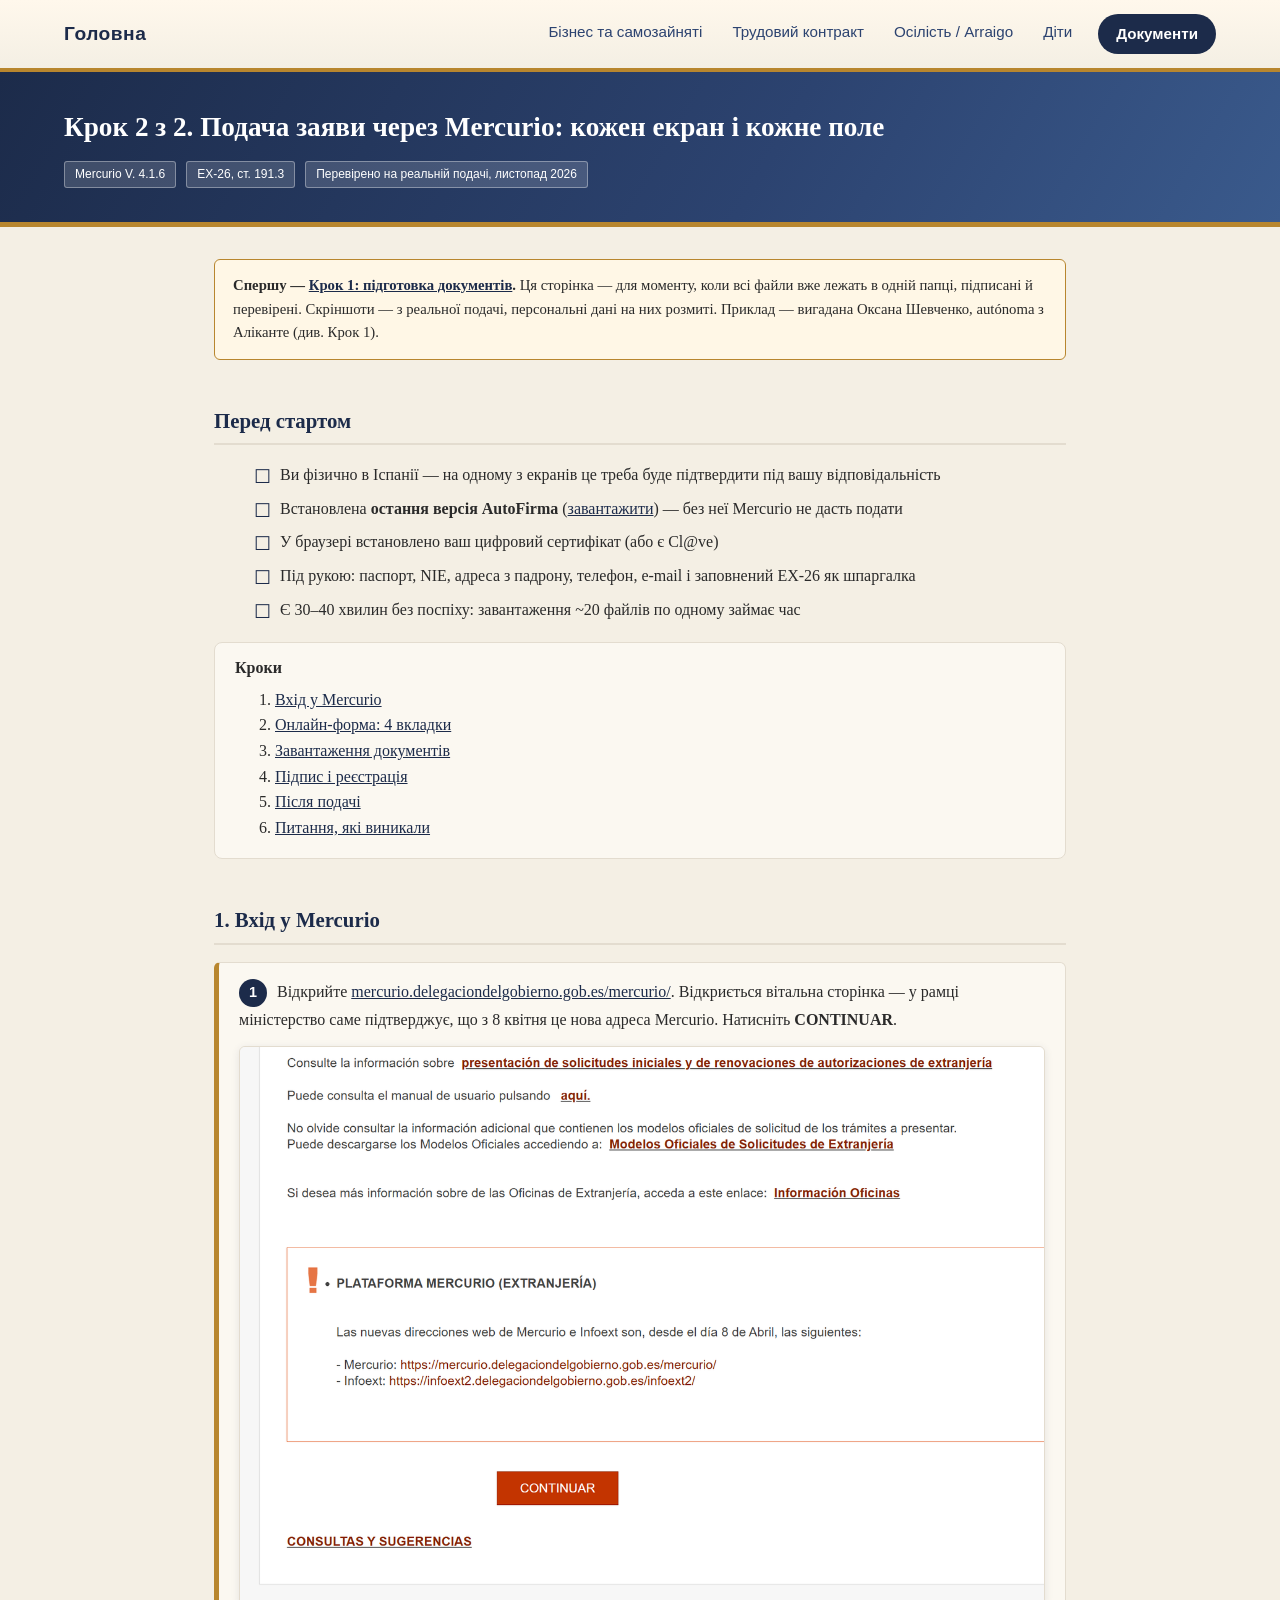
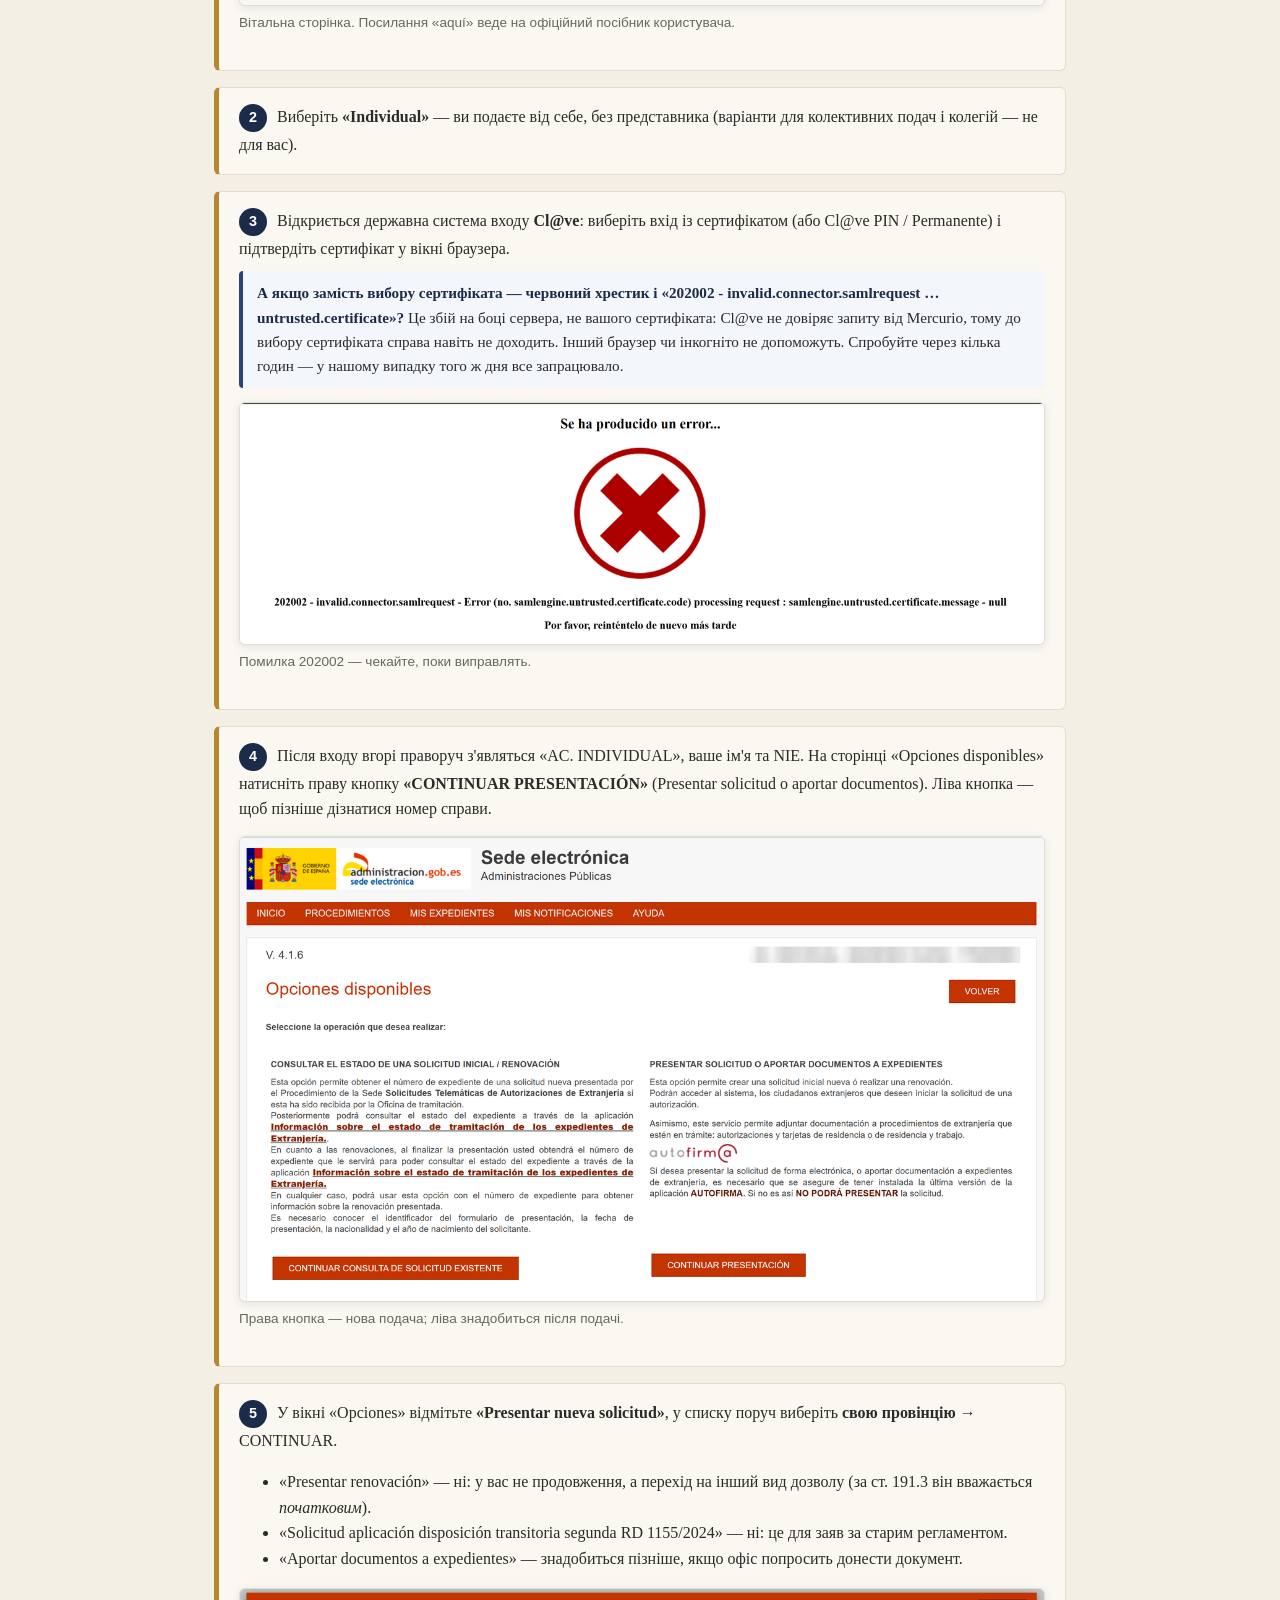
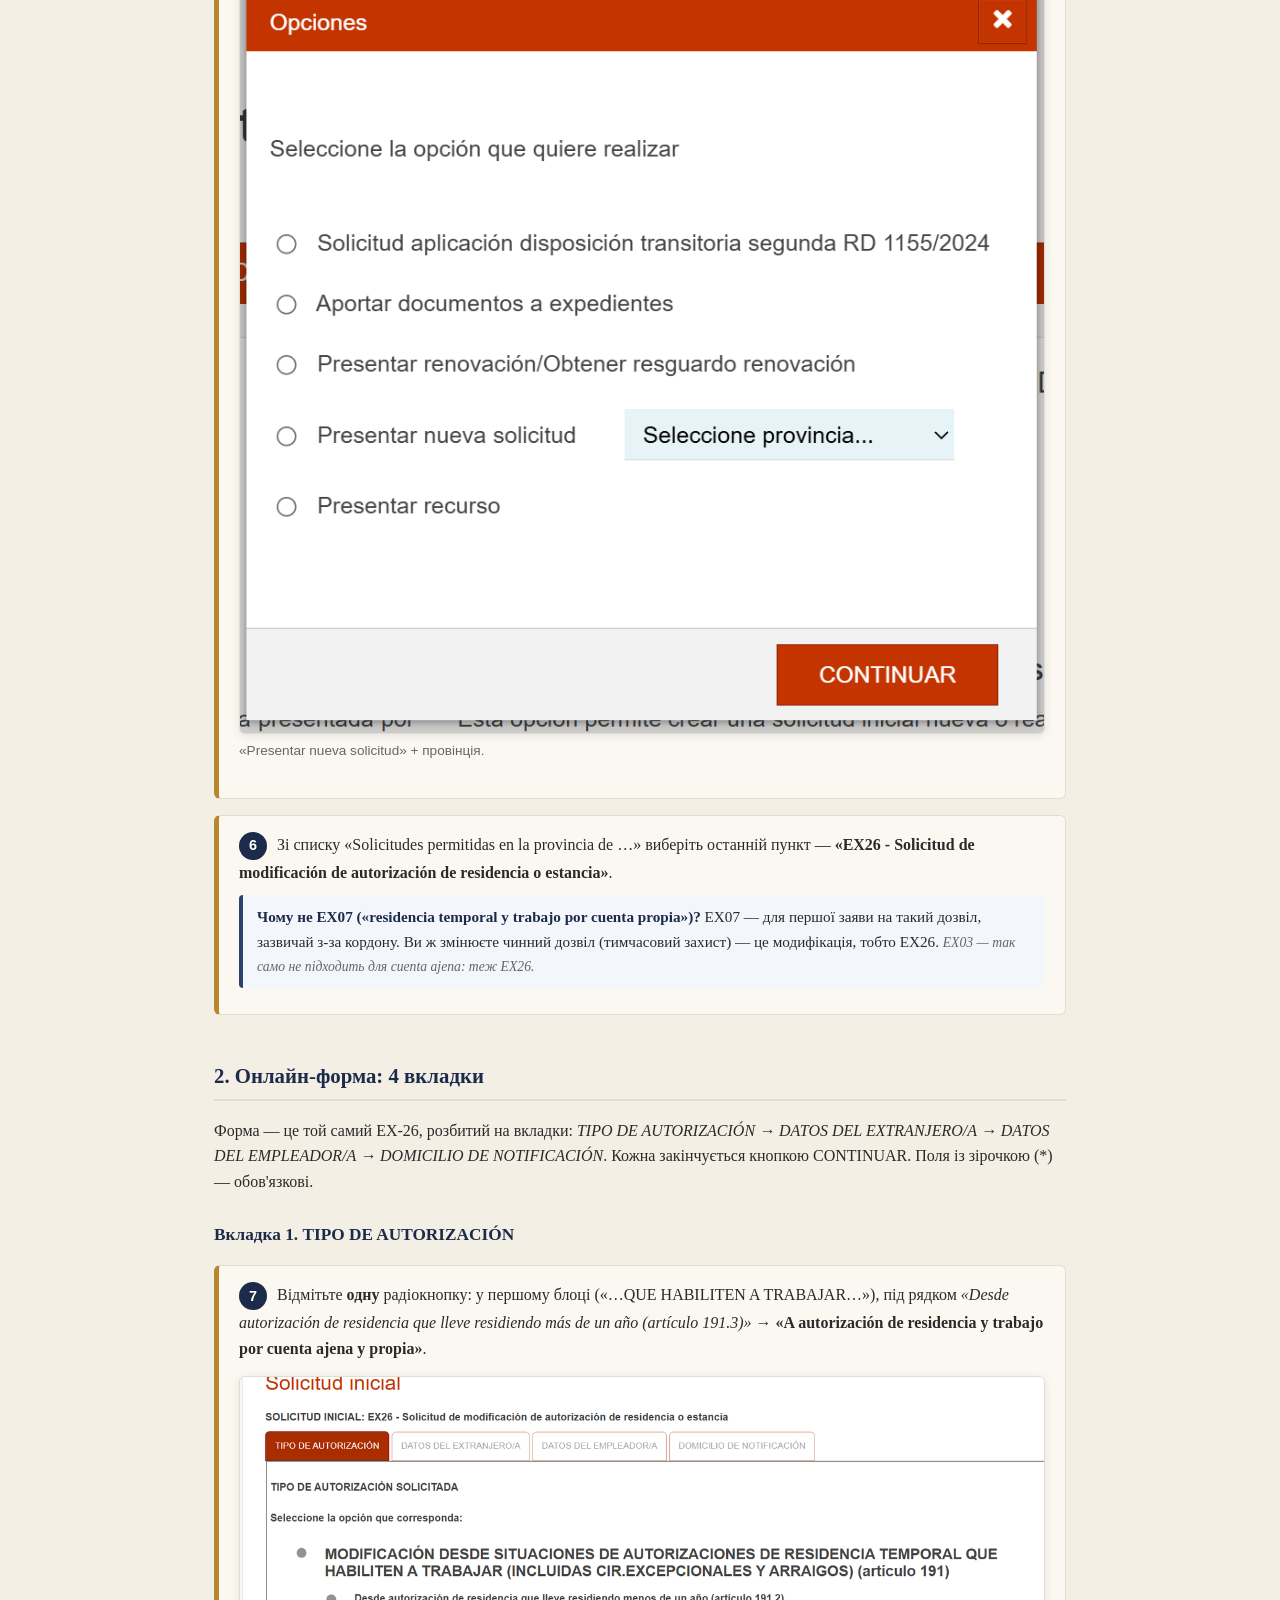
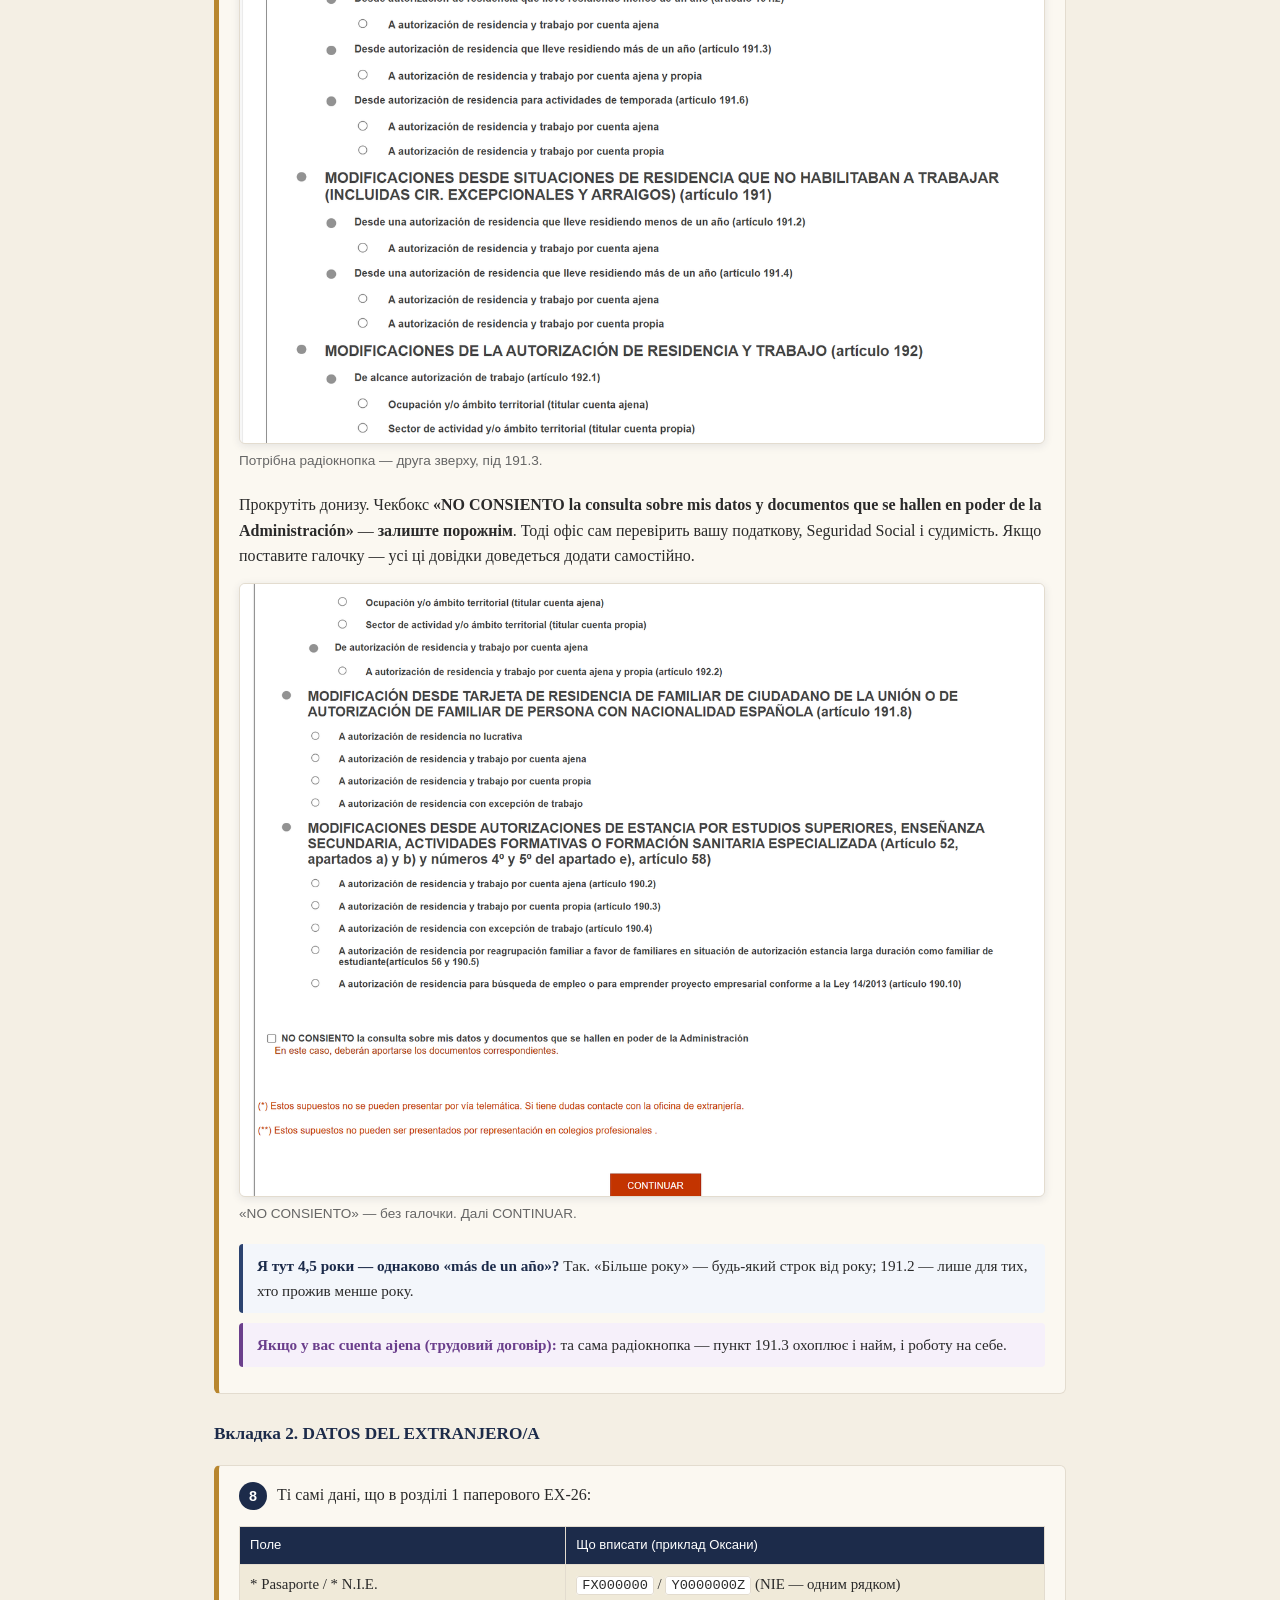
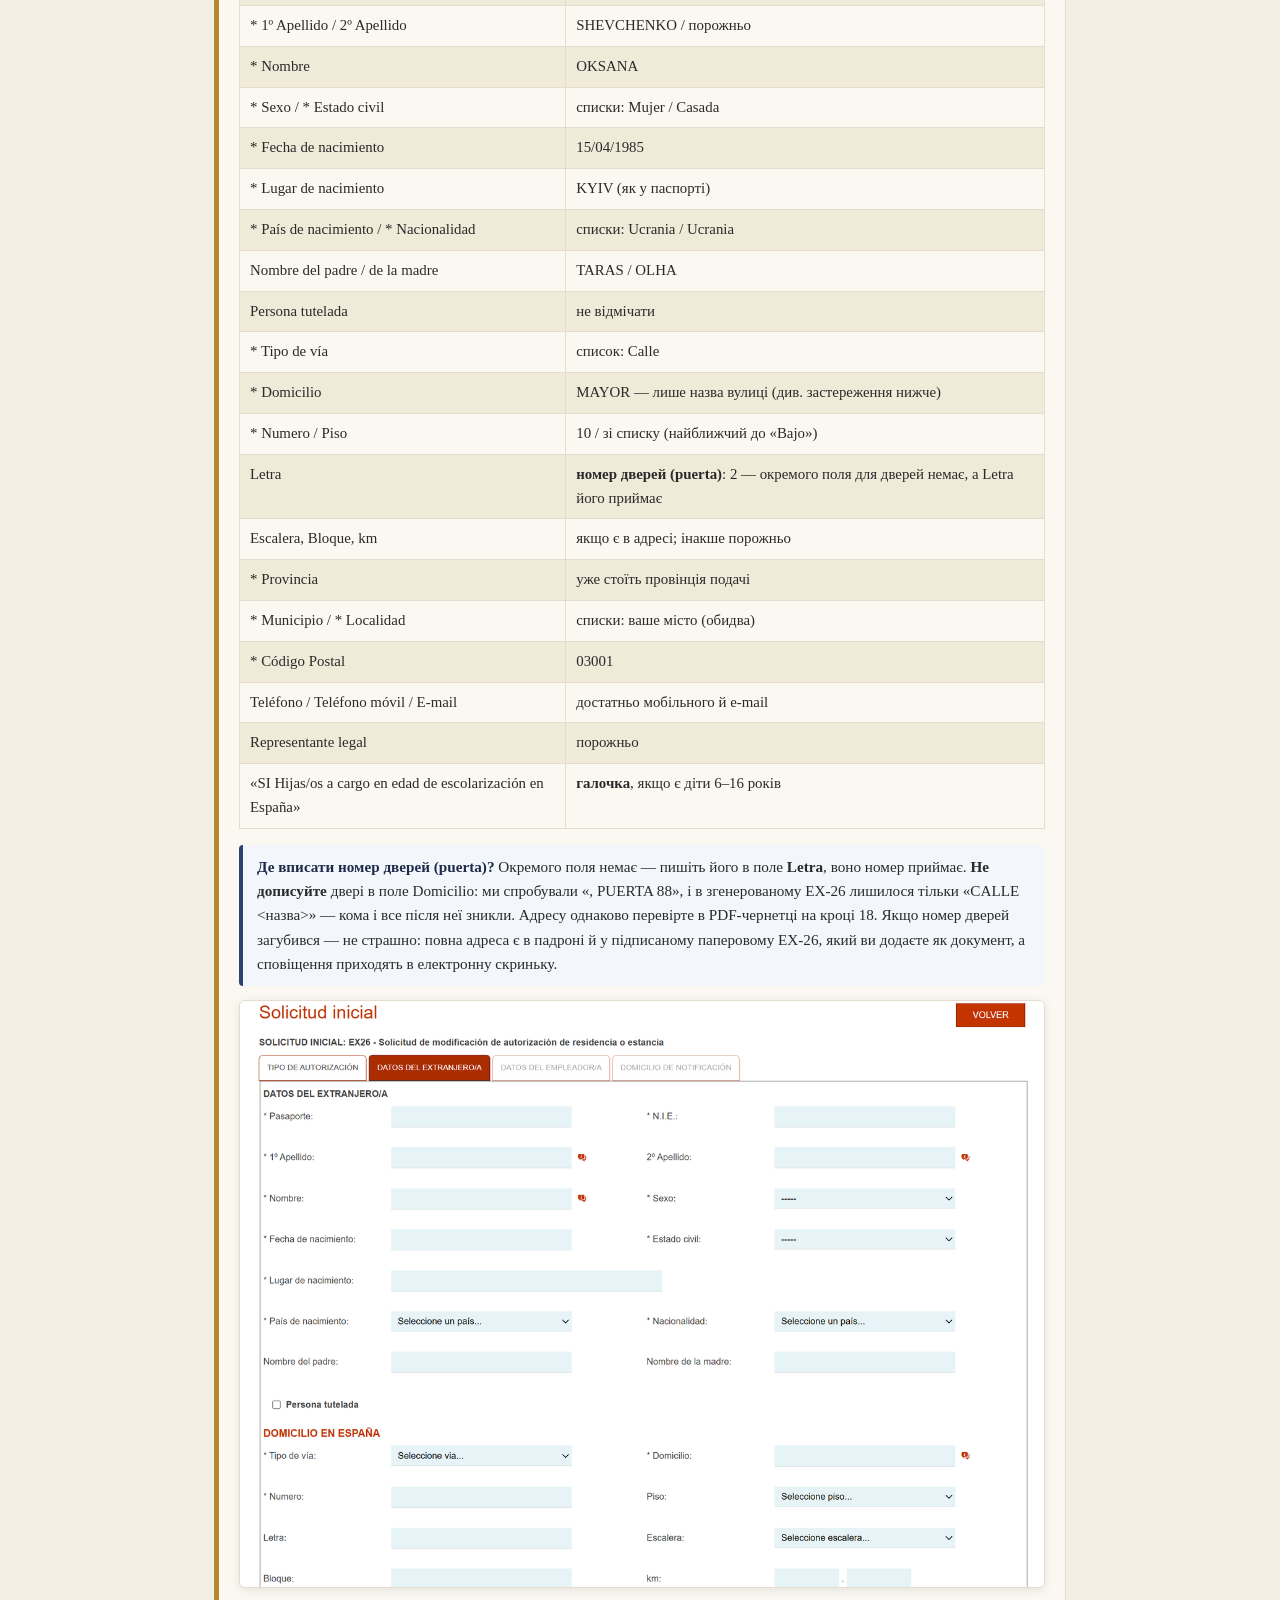
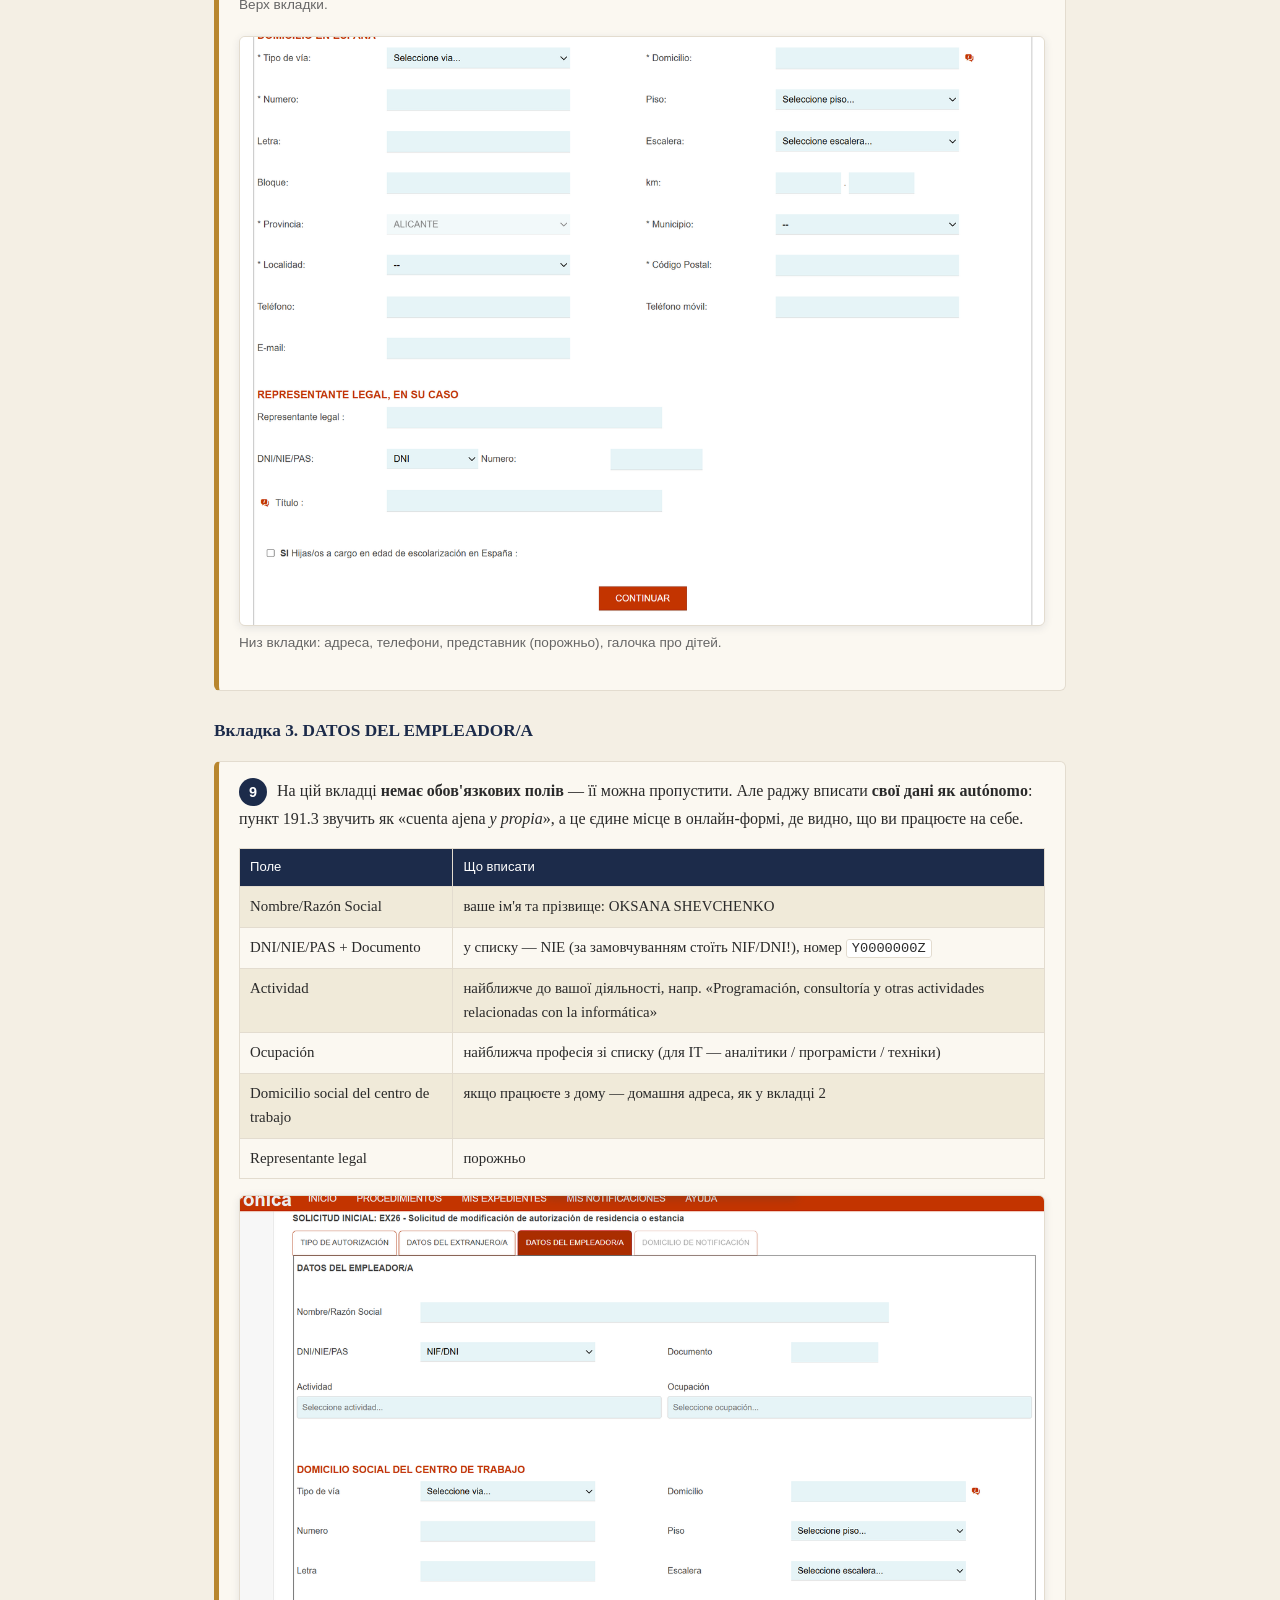
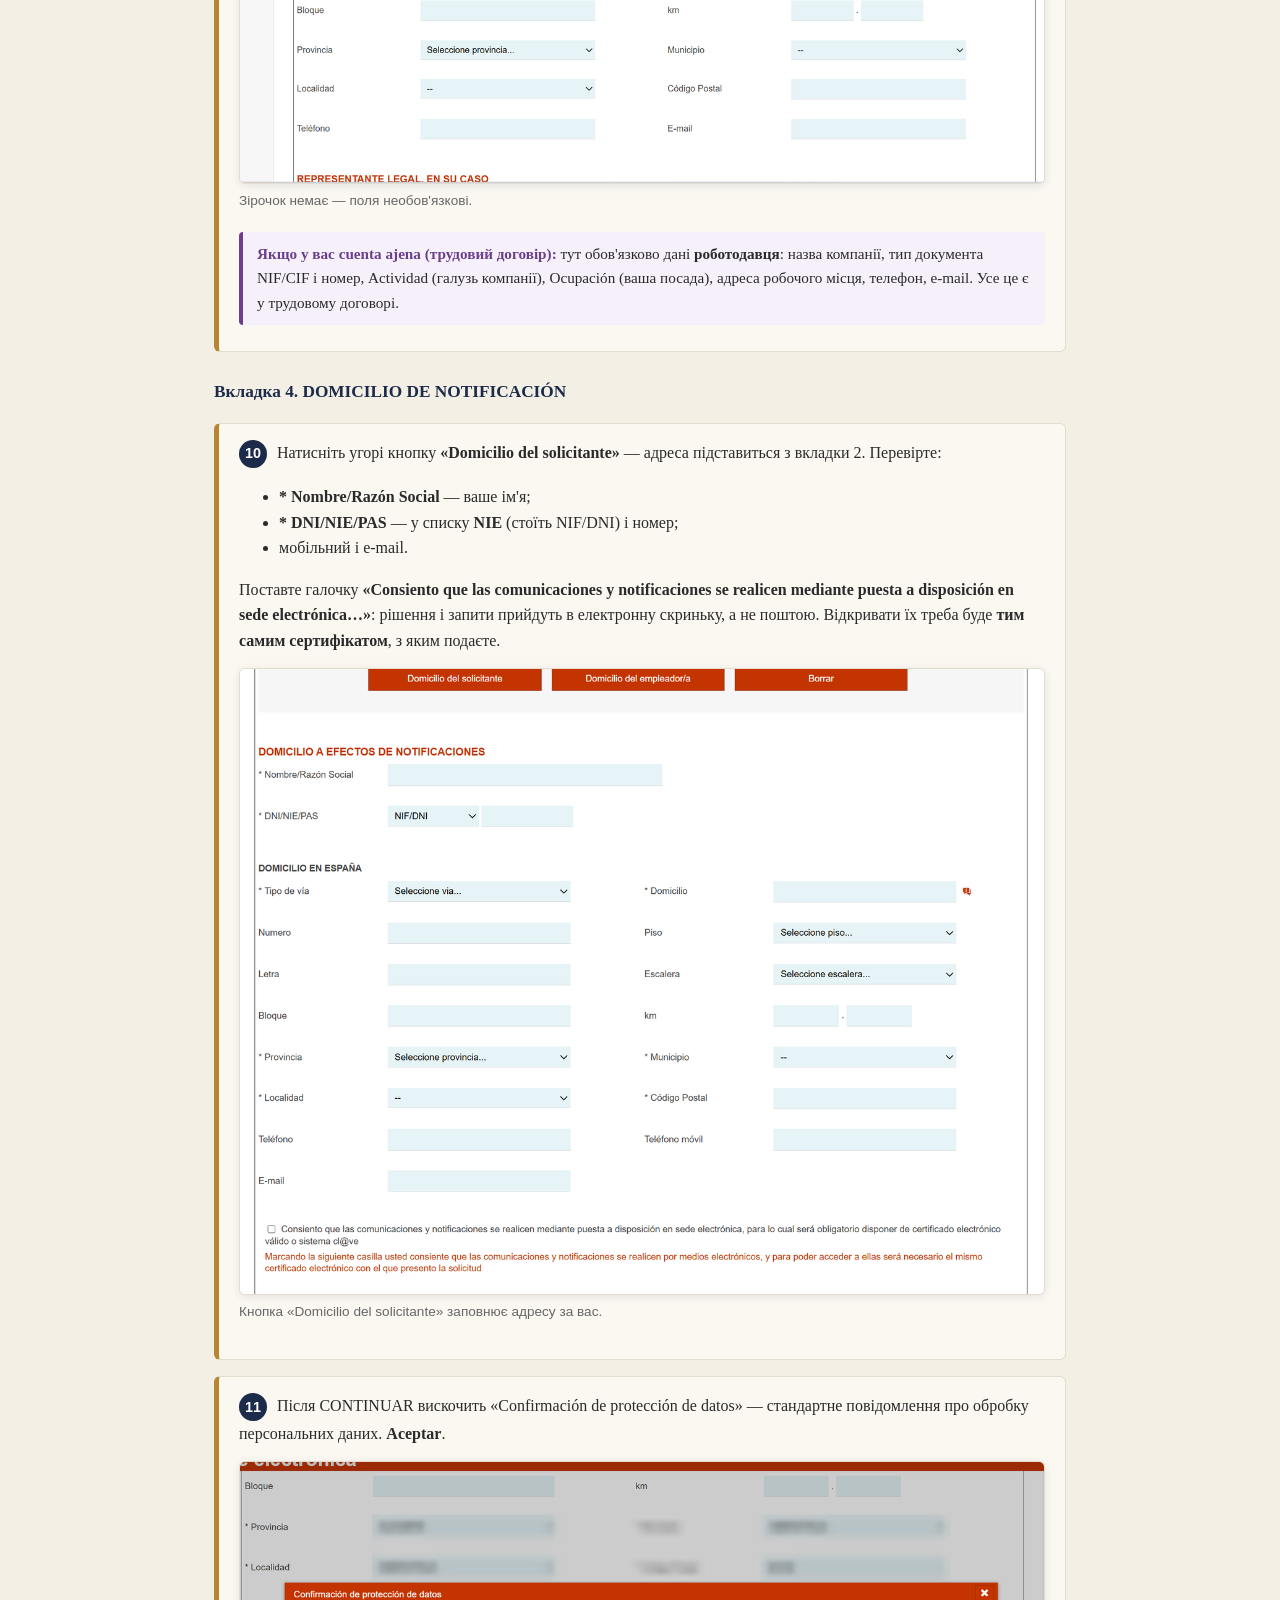
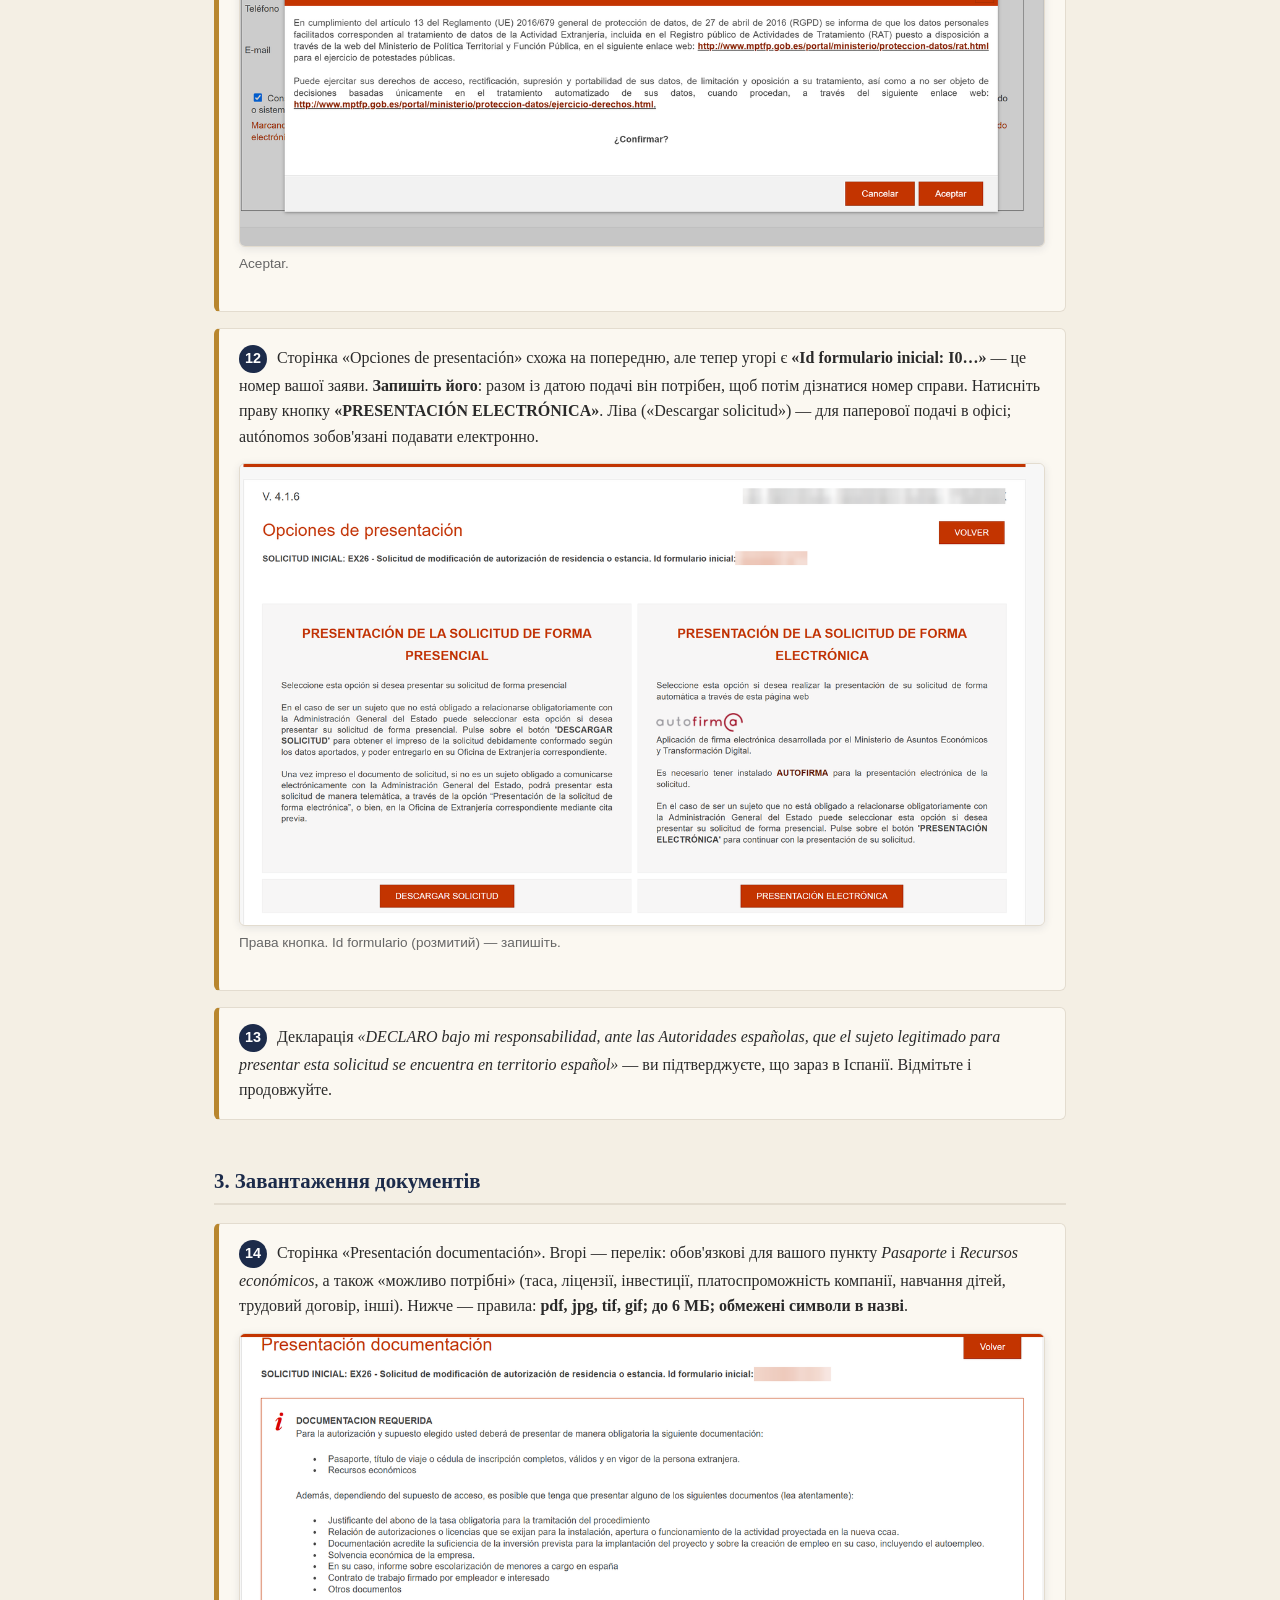
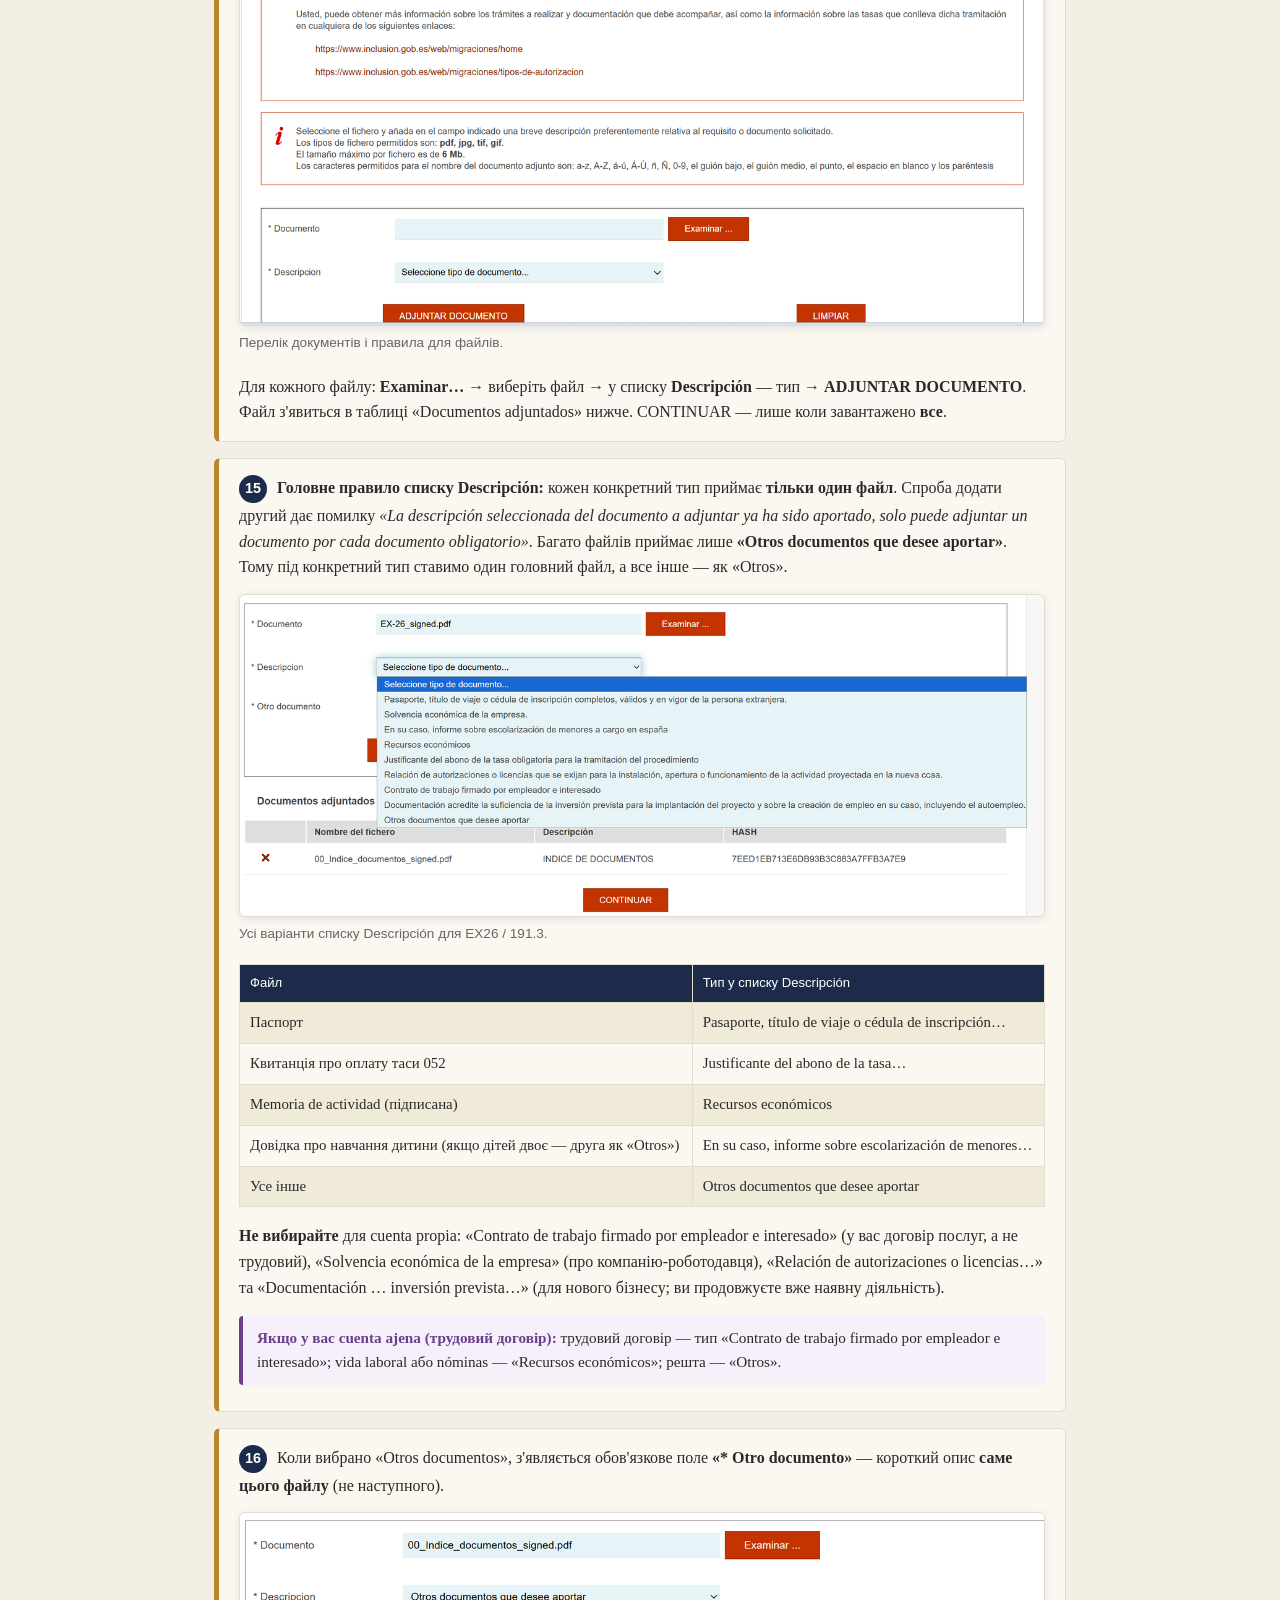
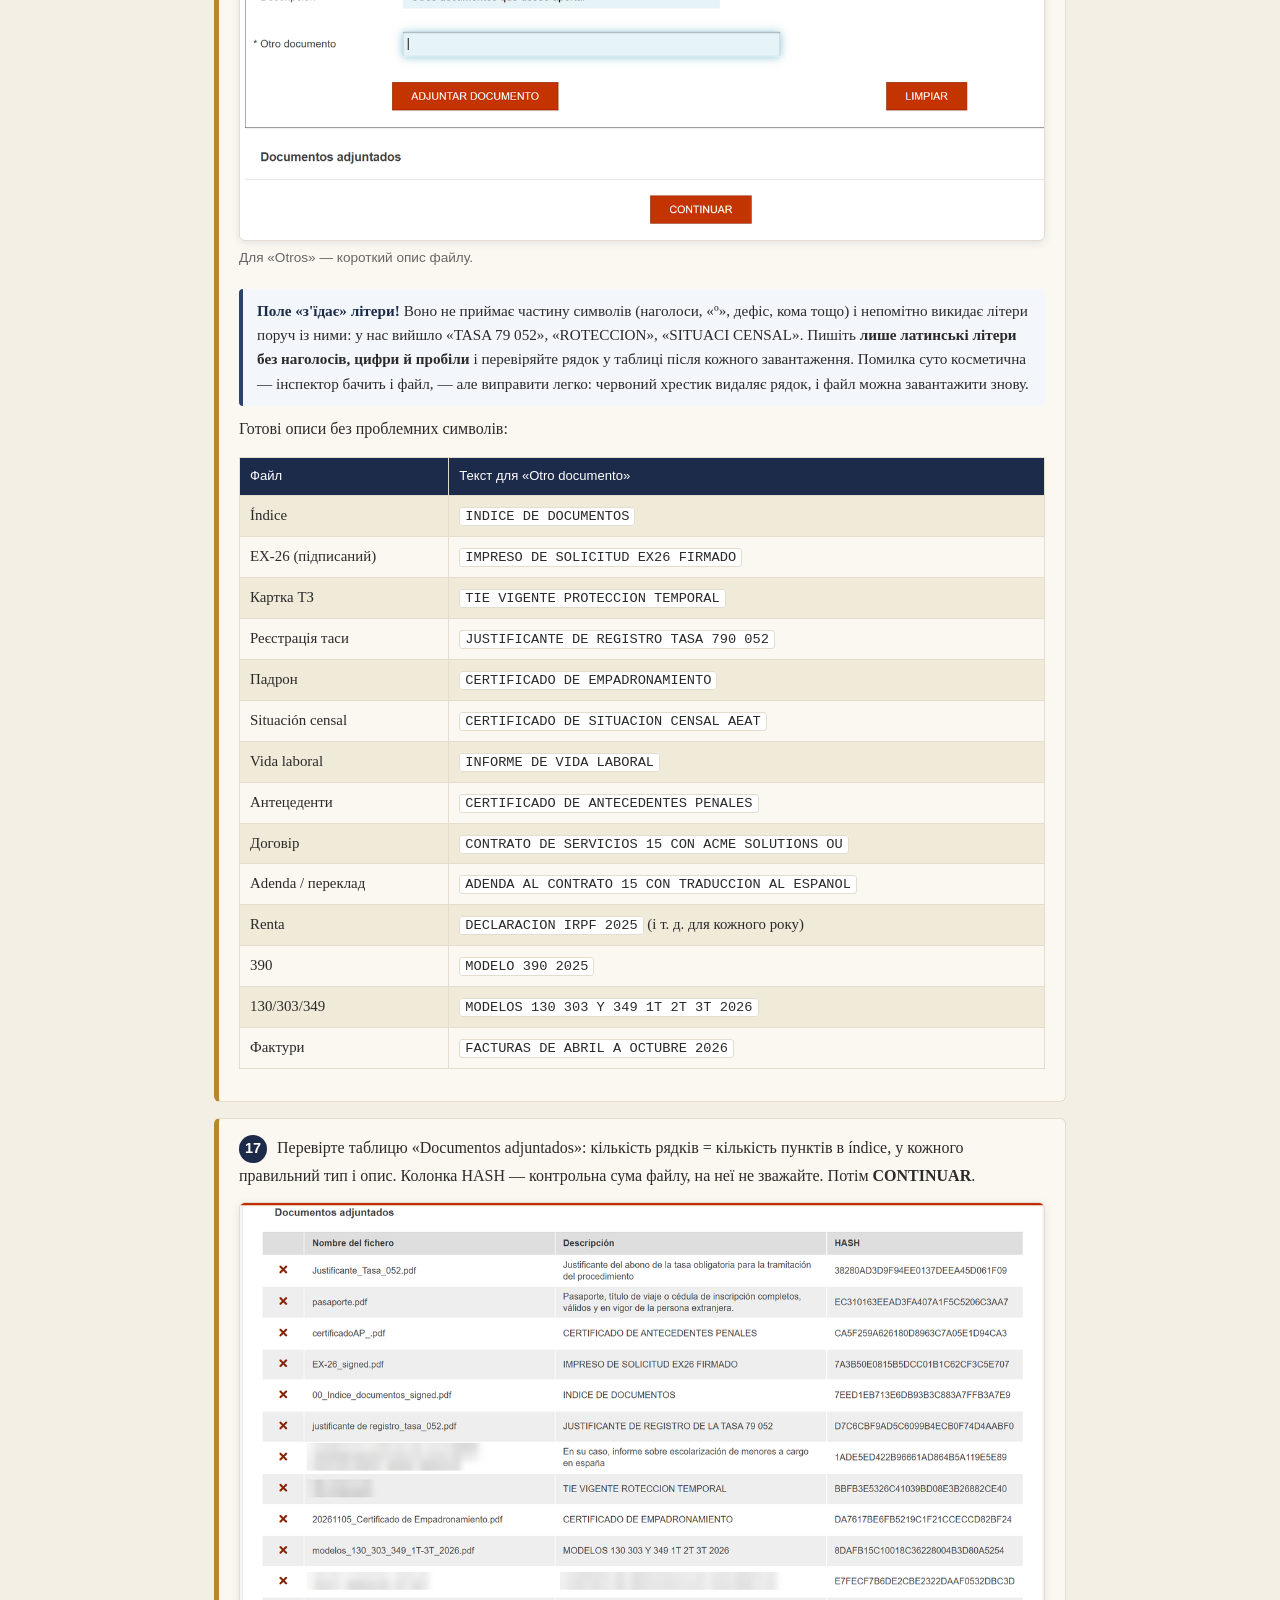
<file: pages/podacha-mercurio.html>
<!DOCTYPE html>
<html lang="uk">
<head>
<meta charset="UTF-8">
<meta name="viewport" content="width=device-width, initial-scale=1.0">
<title>Подача заяви EX-26 через Mercurio — покроково</title>
<link rel="stylesheet" href="../css/style.css?v=20261110b">
<link rel="icon" href="../images/favicon.svg" type="image/svg+xml">
<link rel="icon" href="../images/favicon-32.png" sizes="32x32" type="image/png">
<link rel="apple-touch-icon" href="../images/apple-touch-icon.png">
</head>
<body>

<header class="site-header">
  <div class="nav-bar">
    <a href="../index.html" class="nav-logo">Головна</a>
    <nav class="nav-links">
      <a href="cuenta-propia.html">Бізнес та самозайняті</a>
      <a href="cuenta-ajena.html">Трудовий контракт</a>
      <a href="arraigo.html">Осілість / Arraigo</a>
      <a href="dity.html">Діти</a>
      <a href="dokumenty.html" class="nav-docs">Документи</a>
    </nav>
  </div>
</header>

<div class="page-banner">
  <h1>Крок 2 з 2. Подача заяви через Mercurio: кожен екран і кожне поле</h1>
  <div class="badges">
    <span class="badge">Mercurio V. 4.1.6</span>
    <span class="badge">EX-26, ст. 191.3</span>
    <span class="badge">Перевірено на реальній подачі, листопад 2026</span>
  </div>
</div>

<div class="container">

<div class="disclaimer">
  <strong>Спершу — <a href="pidgotovka-dokumentiv.html">Крок 1: підготовка документів</a>.</strong> Ця сторінка — для моменту, коли всі файли вже лежать в одній папці, підписані й перевірені. Скріншоти — з реальної подачі, персональні дані на них розмиті. Приклад — вигадана Оксана Шевченко, autónoma з Аліканте (див. Крок 1).
</div>

<h2>Перед стартом</h2>
<ul class="checklist">
  <li>Ви фізично в Іспанії — на одному з екранів це треба буде підтвердити під вашу відповідальність</li>
  <li>Встановлена <strong>остання версія AutoFirma</strong> (<a href="https://firmaelectronica.gob.es/descargas" target="_blank">завантажити</a>) — без неї Mercurio не дасть подати</li>
  <li>У браузері встановлено ваш цифровий сертифікат (або є Cl@ve)</li>
  <li>Під рукою: паспорт, NIE, адреса з падрону, телефон, e-mail і заповнений EX-26 як шпаргалка</li>
  <li>Є 30–40 хвилин без поспіху: завантаження ~20 файлів по одному займає час</li>
</ul>

<div class="toc">
<strong>Кроки</strong>
<ol>
  <li><a href="#vkhid">Вхід у Mercurio</a></li>
  <li><a href="#forma">Онлайн-форма: 4 вкладки</a></li>
  <li><a href="#zavantazhennia">Завантаження документів</a></li>
  <li><a href="#pidpys">Підпис і реєстрація</a></li>
  <li><a href="#pislia">Після подачі</a></li>
  <li><a href="#faq">Питання, які виникали</a></li>
</ol>
</div>

<h2 id="vkhid">1. Вхід у Mercurio</h2>

<div class="step"><span class="step-num">1</span>Відкрийте <a href="https://mercurio.delegaciondelgobierno.gob.es/mercurio/" target="_blank">mercurio.delegaciondelgobierno.gob.es/mercurio/</a>. Відкриється вітальна сторінка — у рамці міністерство саме підтверджує, що з 8 квітня це нова адреса Mercurio. Натисніть <strong>CONTINUAR</strong>.
<figure class="shot"><img src="../images/guide/mercurio-01-bienvenida.png" alt="Вітальна сторінка Mercurio"><figcaption>Вітальна сторінка. Посилання «aquí» веде на офіційний посібник користувача.</figcaption></figure></div>

<div class="step"><span class="step-num">2</span>Виберіть <strong>«Individual»</strong> — ви подаєте від себе, без представника (варіанти для колективних подач і колегій — не для вас).</div>

<div class="step"><span class="step-num">3</span>Відкриється державна система входу <strong>Cl@ve</strong>: виберіть вхід із сертифікатом (або Cl@ve PIN / Permanente) і підтвердіть сертифікат у вікні браузера.
<div class="qa"><strong>А якщо замість вибору сертифіката — червоний хрестик і «202002 - invalid.connector.samlrequest … untrusted.certificate»?</strong> Це збій на боці сервера, не вашого сертифіката: Cl@ve не довіряє запиту від Mercurio, тому до вибору сертифіката справа навіть не доходить. Інший браузер чи інкогніто не допоможуть. Спробуйте через кілька годин — у нашому випадку того ж дня все запрацювало.</div>
<figure class="shot"><img src="../images/guide/mercurio-error-clave.png" alt="Помилка Cl@ve 202002"><figcaption>Помилка 202002 — чекайте, поки виправлять.</figcaption></figure></div>

<div class="step"><span class="step-num">4</span>Після входу вгорі праворуч з'являться «AC. INDIVIDUAL», ваше ім'я та NIE. На сторінці «Opciones disponibles» натисніть праву кнопку <strong>«CONTINUAR PRESENTACIÓN»</strong> (Presentar solicitud o aportar documentos). Ліва кнопка — щоб пізніше дізнатися номер справи.
<figure class="shot"><img src="../images/guide/mercurio-02-opciones.png" alt="Opciones disponibles"><figcaption>Права кнопка — нова подача; ліва знадобиться після подачі.</figcaption></figure></div>

<div class="step"><span class="step-num">5</span>У вікні «Opciones» відмітьте <strong>«Presentar nueva solicitud»</strong>, у списку поруч виберіть <strong>свою провінцію</strong> → CONTINUAR.
<ul>
  <li>«Presentar renovación» — ні: у вас не продовження, а перехід на інший вид дозволу (за ст. 191.3 він вважається <em>початковим</em>).</li>
  <li>«Solicitud aplicación disposición transitoria segunda RD 1155/2024» — ні: це для заяв за старим регламентом.</li>
  <li>«Aportar documentos a expedientes» — знадобиться пізніше, якщо офіс попросить донести документ.</li>
</ul>
<figure class="shot"><img src="../images/guide/mercurio-03-nueva.png" alt="Вікно Opciones"><figcaption>«Presentar nueva solicitud» + провінція.</figcaption></figure></div>

<div class="step"><span class="step-num">6</span>Зі списку «Solicitudes permitidas en la provincia de …» виберіть останній пункт — <strong>«EX26 - Solicitud de modificación de autorización de residencia o estancia»</strong>.
<div class="qa"><strong>Чому не EX07 («residencia temporal y trabajo por cuenta propia»)?</strong> EX07 — для першої заяви на такий дозвіл, зазвичай з-за кордону. Ви ж змінюєте чинний дозвіл (тимчасовий захист) — це модифікація, тобто EX26. <span class="note">EX03 — так само не підходить для cuenta ajena: теж EX26.</span></div></div>

<h2 id="forma">2. Онлайн-форма: 4 вкладки</h2>
<p>Форма — це той самий EX-26, розбитий на вкладки: <em>TIPO DE AUTORIZACIÓN → DATOS DEL EXTRANJERO/A → DATOS DEL EMPLEADOR/A → DOMICILIO DE NOTIFICACIÓN</em>. Кожна закінчується кнопкою CONTINUAR. Поля із зірочкою (*) — обов'язкові.</p>

<h3>Вкладка 1. TIPO DE AUTORIZACIÓN</h3>
<div class="step"><span class="step-num">7</span>Відмітьте <strong>одну</strong> радіокнопку: у першому блоці («…QUE HABILITEN A TRABAJAR…»), під рядком <em>«Desde autorización de residencia que lleve residiendo más de un año (artículo 191.3)»</em> → <strong>«A autorización de residencia y trabajo por cuenta ajena y propia»</strong>.
<figure class="shot"><img src="../images/guide/mercurio-05-tipo-1.png" alt="Тип авторизації"><figcaption>Потрібна радіокнопка — друга зверху, під 191.3.</figcaption></figure>
Прокрутіть донизу. Чекбокс <strong>«NO CONSIENTO la consulta sobre mis datos y documentos que se hallen en poder de la Administración»</strong> — <strong>залиште порожнім</strong>. Тоді офіс сам перевірить вашу податкову, Seguridad Social і судимість. Якщо поставите галочку — усі ці довідки доведеться додати самостійно.
<figure class="shot"><img src="../images/guide/mercurio-05-tipo-2.png" alt="Низ вкладки, NO CONSIENTO"><figcaption>«NO CONSIENTO» — без галочки. Далі CONTINUAR.</figcaption></figure>
<div class="qa"><strong>Я тут 4,5 роки — однаково «más de un año»?</strong> Так. «Більше року» — будь-який строк від року; 191.2 — лише для тих, хто прожив менше року.</div>
<div class="ajena">та сама радіокнопка — пункт 191.3 охоплює і найм, і роботу на себе.</div></div>

<h3>Вкладка 2. DATOS DEL EXTRANJERO/A</h3>
<div class="step"><span class="step-num">8</span>Ті самі дані, що в розділі 1 паперового EX-26:
<table>
<tr><th>Поле</th><th>Що вписати (приклад Оксани)</th></tr>
<tr><td>* Pasaporte / * N.I.E.</td><td><code class="v">FX000000</code> / <code class="v">Y0000000Z</code> (NIE — одним рядком)</td></tr>
<tr><td>* 1º Apellido / 2º Apellido</td><td>SHEVCHENKO / порожньо</td></tr>
<tr><td>* Nombre</td><td>OKSANA</td></tr>
<tr><td>* Sexo / * Estado civil</td><td>списки: Mujer / Casada</td></tr>
<tr><td>* Fecha de nacimiento</td><td>15/04/1985</td></tr>
<tr><td>* Lugar de nacimiento</td><td>KYIV (як у паспорті)</td></tr>
<tr><td>* País de nacimiento / * Nacionalidad</td><td>списки: Ucrania / Ucrania</td></tr>
<tr><td>Nombre del padre / de la madre</td><td>TARAS / OLHA</td></tr>
<tr><td>Persona tutelada</td><td>не відмічати</td></tr>
<tr><td>* Tipo de vía</td><td>список: Calle</td></tr>
<tr><td>* Domicilio</td><td>MAYOR — лише назва вулиці (див. застереження нижче)</td></tr>
<tr><td>* Numero / Piso</td><td>10 / зі списку (найближчий до «Bajo»)</td></tr>
<tr><td>Letra</td><td><strong>номер дверей (puerta)</strong>: 2 — окремого поля для дверей немає, а Letra його приймає</td></tr>
<tr><td>Escalera, Bloque, km</td><td>якщо є в адресі; інакше порожньо</td></tr>
<tr><td>* Provincia</td><td>уже стоїть провінція подачі</td></tr>
<tr><td>* Municipio / * Localidad</td><td>списки: ваше місто (обидва)</td></tr>
<tr><td>* Código Postal</td><td>03001</td></tr>
<tr><td>Teléfono / Teléfono móvil / E-mail</td><td>достатньо мобільного й e-mail</td></tr>
<tr><td>Representante legal</td><td>порожньо</td></tr>
<tr><td>«SI Hijas/os a cargo en edad de escolarización en España»</td><td><strong>галочка</strong>, якщо є діти 6–16 років</td></tr>
</table>
<div class="qa"><strong>Де вписати номер дверей (puerta)?</strong> Окремого поля немає — пишіть його в поле <strong>Letra</strong>, воно номер приймає. <strong>Не дописуйте</strong> двері в поле Domicilio: ми спробували «, PUERTA 88», і в згенерованому EX-26 лишилося тільки «CALLE &lt;назва&gt;» — кома і все після неї зникли. Адресу однаково перевірте в PDF-чернетці на кроці 18. Якщо номер дверей загубився — не страшно: повна адреса є в падроні й у підписаному паперовому EX-26, який ви додаєте як документ, а сповіщення приходять в електронну скриньку.</div>
<figure class="shot"><img src="../images/guide/mercurio-06-extranjero-1.png" alt="Дані іноземця, верх"><figcaption>Верх вкладки.</figcaption></figure>
<figure class="shot"><img src="../images/guide/mercurio-06-extranjero-2.png" alt="Дані іноземця, низ"><figcaption>Низ вкладки: адреса, телефони, представник (порожньо), галочка про дітей.</figcaption></figure></div>

<h3>Вкладка 3. DATOS DEL EMPLEADOR/A</h3>
<div class="step"><span class="step-num">9</span>На цій вкладці <strong>немає обов'язкових полів</strong> — її можна пропустити. Але раджу вписати <strong>свої дані як autónomo</strong>: пункт 191.3 звучить як «cuenta ajena <em>y propia</em>», а це єдине місце в онлайн-формі, де видно, що ви працюєте на себе.
<table>
<tr><th>Поле</th><th>Що вписати</th></tr>
<tr><td>Nombre/Razón Social</td><td>ваше ім'я та прізвище: OKSANA SHEVCHENKO</td></tr>
<tr><td>DNI/NIE/PAS + Documento</td><td>у списку — NIE (за замовчуванням стоїть NIF/DNI!), номер <code class="v">Y0000000Z</code></td></tr>
<tr><td>Actividad</td><td>найближче до вашої діяльності, напр. «Programación, consultoría y otras actividades relacionadas con la informática»</td></tr>
<tr><td>Ocupación</td><td>найближча професія зі списку (для ІТ — аналітики / програмісти / техніки)</td></tr>
<tr><td>Domicilio social del centro de trabajo</td><td>якщо працюєте з дому — домашня адреса, як у вкладці 2</td></tr>
<tr><td>Representante legal</td><td>порожньо</td></tr>
</table>
<figure class="shot"><img src="../images/guide/mercurio-07-empleador-1.png" alt="Дані роботодавця, верх"><figcaption>Зірочок немає — поля необов'язкові.</figcaption></figure>
<div class="ajena">тут обов'язково дані <strong>роботодавця</strong>: назва компанії, тип документа NIF/CIF і номер, Actividad (галузь компанії), Ocupación (ваша посада), адреса робочого місця, телефон, e-mail. Усе це є у трудовому договорі.</div></div>

<h3>Вкладка 4. DOMICILIO DE NOTIFICACIÓN</h3>
<div class="step"><span class="step-num">10</span>Натисніть угорі кнопку <strong>«Domicilio del solicitante»</strong> — адреса підставиться з вкладки 2. Перевірте:
<ul>
  <li><strong>* Nombre/Razón Social</strong> — ваше ім'я;</li>
  <li><strong>* DNI/NIE/PAS</strong> — у списку <strong>NIE</strong> (стоїть NIF/DNI) і номер;</li>
  <li>мобільний і e-mail.</li>
</ul>
Поставте галочку <strong>«Consiento que las comunicaciones y notificaciones se realicen mediante puesta a disposición en sede electrónica…»</strong>: рішення і запити прийдуть в електронну скриньку, а не поштою. Відкривати їх треба буде <strong>тим самим сертифікатом</strong>, з яким подаєте.
<figure class="shot"><img src="../images/guide/mercurio-08-notificacion.png" alt="Адреса для сповіщень"><figcaption>Кнопка «Domicilio del solicitante» заповнює адресу за вас.</figcaption></figure></div>

<div class="step"><span class="step-num">11</span>Після CONTINUAR вискочить «Confirmación de protección de datos» — стандартне повідомлення про обробку персональних даних. <strong>Aceptar</strong>.
<figure class="shot"><img src="../images/guide/mercurio-09-rgpd.png" alt="Захист даних"><figcaption>Aceptar.</figcaption></figure></div>

<div class="step"><span class="step-num">12</span>Сторінка «Opciones de presentación» схожа на попередню, але тепер угорі є <strong>«Id formulario inicial: I0…»</strong> — це номер вашої заяви. <strong>Запишіть його</strong>: разом із датою подачі він потрібен, щоб потім дізнатися номер справи. Натисніть праву кнопку <strong>«PRESENTACIÓN ELECTRÓNICA»</strong>. Ліва («Descargar solicitud») — для паперової подачі в офісі; autónomos зобов'язані подавати електронно.
<figure class="shot"><img src="../images/guide/mercurio-10-presentacion.png" alt="Opciones de presentación"><figcaption>Права кнопка. Id formulario (розмитий) — запишіть.</figcaption></figure></div>

<div class="step"><span class="step-num">13</span>Декларація <em>«DECLARO bajo mi responsabilidad, ante las Autoridades españolas, que el sujeto legitimado para presentar esta solicitud se encuentra en territorio español»</em> — ви підтверджуєте, що зараз в Іспанії. Відмітьте і продовжуйте.</div>

<h2 id="zavantazhennia">3. Завантаження документів</h2>
<div class="step"><span class="step-num">14</span>Сторінка «Presentación documentación». Вгорі — перелік: обов'язкові для вашого пункту <em>Pasaporte</em> і <em>Recursos económicos</em>, а також «можливо потрібні» (таса, ліцензії, інвестиції, платоспроможність компанії, навчання дітей, трудовий договір, інші). Нижче — правила: <strong>pdf, jpg, tif, gif; до 6 МБ; обмежені символи в назві</strong>.
<figure class="shot"><img src="../images/guide/mercurio-11-documentos.png" alt="Presentación documentación"><figcaption>Перелік документів і правила для файлів.</figcaption></figure>
Для кожного файлу: <strong>Examinar…</strong> → виберіть файл → у списку <strong>Descripción</strong> — тип → <strong>ADJUNTAR DOCUMENTO</strong>. Файл з'явиться в таблиці «Documentos adjuntados» нижче. CONTINUAR — лише коли завантажено <strong>все</strong>.</div>

<div class="step"><span class="step-num">15</span><strong>Головне правило списку Descripción:</strong> кожен конкретний тип приймає <strong>тільки один файл</strong>. Спроба додати другий дає помилку <em>«La descripción seleccionada del documento a adjuntar ya ha sido aportado, solo puede adjuntar un documento por cada documento obligatorio»</em>. Багато файлів приймає лише <strong>«Otros documentos que desee aportar»</strong>. Тому під конкретний тип ставимо один головний файл, а все інше — як «Otros».
<figure class="shot"><img src="../images/guide/mercurio-13-tipos.png" alt="Список типів документів"><figcaption>Усі варіанти списку Descripción для EX26 / 191.3.</figcaption></figure>
<table>
<tr><th>Файл</th><th>Тип у списку Descripción</th></tr>
<tr><td>Паспорт</td><td>Pasaporte, título de viaje o cédula de inscripción…</td></tr>
<tr><td>Квитанція про оплату таси 052</td><td>Justificante del abono de la tasa…</td></tr>
<tr><td>Memoria de actividad (підписана)</td><td>Recursos económicos</td></tr>
<tr><td>Довідка про навчання дитини (якщо дітей двоє — друга як «Otros»)</td><td>En su caso, informe sobre escolarización de menores…</td></tr>
<tr><td>Усе інше</td><td>Otros documentos que desee aportar</td></tr>
</table>
<p><strong>Не вибирайте</strong> для cuenta propia: «Contrato de trabajo firmado por empleador e interesado» (у вас договір послуг, а не трудовий), «Solvencia económica de la empresa» (про компанію-роботодавця), «Relación de autorizaciones o licencias…» та «Documentación … inversión prevista…» (для нового бізнесу; ви продовжуєте вже наявну діяльність).</p>
<div class="ajena">трудовий договір — тип «Contrato de trabajo firmado por empleador e interesado»; vida laboral або nóminas — «Recursos económicos»; решта — «Otros».</div></div>

<div class="step"><span class="step-num">16</span>Коли вибрано «Otros documentos», з'являється обов'язкове поле <strong>«* Otro documento»</strong> — короткий опис <strong>саме цього файлу</strong> (не наступного).
<figure class="shot"><img src="../images/guide/mercurio-12-otros.png" alt="Поле Otro documento"><figcaption>Для «Otros» — короткий опис файлу.</figcaption></figure>
<div class="qa"><strong>Поле «з'їдає» літери!</strong> Воно не приймає частину символів (наголоси, «º», дефіс, кома тощо) і непомітно викидає літери поруч із ними: у нас вийшло «TASA 79 052», «ROTECCION», «SITUACI CENSAL». Пишіть <strong>лише латинські літери без наголосів, цифри й пробіли</strong> і перевіряйте рядок у таблиці після кожного завантаження. Помилка суто косметична — інспектор бачить і файл, — але виправити легко: червоний хрестик видаляє рядок, і файл можна завантажити знову.</div>
Готові описи без проблемних символів:
<table>
<tr><th>Файл</th><th>Текст для «Otro documento»</th></tr>
<tr><td>Índice</td><td><code class="v">INDICE DE DOCUMENTOS</code></td></tr>
<tr><td>EX-26 (підписаний)</td><td><code class="v">IMPRESO DE SOLICITUD EX26 FIRMADO</code></td></tr>
<tr><td>Картка ТЗ</td><td><code class="v">TIE VIGENTE PROTECCION TEMPORAL</code></td></tr>
<tr><td>Реєстрація таси</td><td><code class="v">JUSTIFICANTE DE REGISTRO TASA 790 052</code></td></tr>
<tr><td>Падрон</td><td><code class="v">CERTIFICADO DE EMPADRONAMIENTO</code></td></tr>
<tr><td>Situación censal</td><td><code class="v">CERTIFICADO DE SITUACION CENSAL AEAT</code></td></tr>
<tr><td>Vida laboral</td><td><code class="v">INFORME DE VIDA LABORAL</code></td></tr>
<tr><td>Антецеденти</td><td><code class="v">CERTIFICADO DE ANTECEDENTES PENALES</code></td></tr>
<tr><td>Договір</td><td><code class="v">CONTRATO DE SERVICIOS 15 CON ACME SOLUTIONS OU</code></td></tr>
<tr><td>Adenda / переклад</td><td><code class="v">ADENDA AL CONTRATO 15 CON TRADUCCION AL ESPANOL</code></td></tr>
<tr><td>Renta</td><td><code class="v">DECLARACION IRPF 2025</code> (і т. д. для кожного року)</td></tr>
<tr><td>390</td><td><code class="v">MODELO 390 2025</code></td></tr>
<tr><td>130/303/349</td><td><code class="v">MODELOS 130 303 Y 349 1T 2T 3T 2026</code></td></tr>
<tr><td>Фактури</td><td><code class="v">FACTURAS DE ABRIL A OCTUBRE 2026</code></td></tr>
</table></div>

<div class="step"><span class="step-num">17</span>Перевірте таблицю «Documentos adjuntados»: кількість рядків = кількість пунктів в índice, у кожного правильний тип і опис. Колонка HASH — контрольна сума файлу, на неї не зважайте. Потім <strong>CONTINUAR</strong>.
<figure class="shot"><img src="../images/guide/mercurio-14-lista.png" alt="Список завантажених документів"><figcaption>Реальний список із 20 файлів (назви з персональними даними розмиті). Видно й «з'їдені» літери в описах.</figcaption></figure></div>

<h2 id="pidpys">4. Підпис і реєстрація</h2>
<div class="step"><span class="step-num">18</span>Сторінка «Registro de entrada». Натисніть <strong>«Descargar documento PDF con los datos a registrar»</strong> і перегляньте PDF перед підписом.
<ul>
  <li>Це <strong>EX-26, який Mercurio згенерував</strong> із ваших відповідей. Файлів у ньому <strong>немає</strong> — так і має бути; список файлів ви вже перевірили на кроці 17.</li>
  <li>Перевірте: ім'я, NIE, дату народження, адресу (чи не зник номер дверей), галочку 191.3, «діти — SÍ». У розділі 3 («representante») з'являться ваші ж дані — так система позначає, хто подає; це нормально.</li>
  <li>Внизу Mercurio сам впише адресата («SR/SRA DELEGADO/A O SUBDELEGADO/A DEL GOBIERNO») і код DIR3 вашої провінції.</li>
</ul>
<figure class="shot"><img src="../images/guide/mercurio-15-firmar.png" alt="Registro de entrada"><figcaption>Спершу «Descargar documento PDF…» для перевірки, потім «FIRMAR Y REGISTRAR».</figcaption></figure>
Якщо все гаразд — <strong>FIRMAR Y REGISTRAR</strong>. Відкриється AutoFirma; сертифікат можуть попросити <strong>двічі</strong>. Усі попередження приймайте (Ejecutar, Aceptar, Sí).
<div class="qa"><strong>Знайшли помилку в чернетці?</strong> Кнопка VOLVER повертає назад, але є ризик, що завантажені файли доведеться додавати знову. Дрібниці (наприклад, номер дверей, який є в падроні та підписаному EX-26) не варті цього.</div></div>

<div class="step"><span class="step-num">19</span>«Presentación finalizada — Su solicitud ha sido aceptada y registrada de forma correcta». Завантажте <strong>обидва</strong> файли:
<ul>
  <li><strong>DESCARGAR RESGUARDO</strong> — <strong>офіційний доказ подачі</strong> («SI es válido»): номер реєстрації REGAGE…, дата й час, офіс, і список усіх файлів, що дійшли. Назвіть, напр., <code class="v">Resguardo_presentacion_EX26.pdf</code> і збережіть ще й у хмару.</li>
  <li><strong>DESCARGAR PRESENTACIÓN</strong> — копія заяви зі штампом реєстрації, для себе («NO es válido» як доказ).</li>
</ul>
<figure class="shot"><img src="../images/guide/mercurio-16-final.png" alt="Подачу завершено"><figcaption>Ліва кнопка — головний документ.</figcaption></figure>
Відкрийте resguardo і перевірте, що в розділі «Adjuntos» стільки ж файлів, скільки в índice. Після цього сторінку можна закривати.</div>

<h2 id="pislia">5. Після подачі</h2>
<table>
<tr><th>Що</th><th>Як і коли</th></tr>
<tr><td>Номер справи (expediente)</td><td>З'являється через кілька днів. Mercurio → Individual → вхід → ліва кнопка «CONTINUAR CONSULTA DE SOLICITUD EXISTENTE». Знадобляться: Id formulario (I0…), дата подачі, громадянство, рік народження.</td></tr>
<tr><td>Статус справи</td><td>З номером справи — в <a href="https://infoext2.delegaciondelgobierno.gob.es/infoext2/" target="_blank">infoext2</a>.</td></tr>
<tr><td>Сповіщення</td><td>Раз на тиждень заходьте в <a href="https://dehu.redsara.es/" target="_blank">Dehú</a> (тим самим сертифікатом). Якщо офіс попросить донести документ (<em>requerimiento</em>), зазвичай дають 10 днів; додати документ можна через Mercurio → «Aportar documentos a expedientes». <span class="note">У нашому resguardo каналом сповіщень реєстру вказано «Correo», хоч згоду на електронні сповіщення дано, тож поглядайте й у поштову скриньку.</span></td></tr>
<tr><td>Таса 062</td><td>Лише якщо офіс прямо попросить (див. Крок 1).</td></tr>
<tr><td>Строк рішення</td><td>3 місяці від реєстрації; якщо відповіді немає — це вважається відмовою (негативне мовчання), яку можна оскаржити. Поки триває розгляд, ви працюєте як і раніше.</td></tr>
<tr><td>Після схвалення</td><td>Спершу подайте відмову від тимчасового захисту (<em>renuncia</em>) і збережіть квитанцію, потім запишіться на відбитки пальців для нової TIE (таса 790-012 у поліції, протягом 1 місяця) — див. <a href="cuenta-propia.html">кроки 11–12</a>.</td></tr>
</table>

<h2 id="faq">6. Питання, які виникали</h2>
<div class="qa"><strong>Чекбокс у формі таси не клікається.</strong> У списку REGLAMENTO EXTRANJERÍA вибрано RD 316/2026 — змініть на RD1155/2024 (<a href="pidgotovka-dokumentiv.html#tasa">Крок 1, таса</a>).</div>
<div class="qa"><strong>Старі посилання на sede.administracionespublicas.gob.es не відкриваються.</strong> Інформаційні сторінки міністерства переїхали на mptmd.sede.gob.es, Mercurio — на mercurio.delegaciondelgobierno.gob.es. Окремі сервіси (оплата тас, сам Mercurio всередині) досі показують старий домен в адресному рядку — це нормально.</div>
<div class="qa"><strong>Чи треба окремо завантажувати EX-26, якщо Mercurio його генерує?</strong> Не обов'язково. Ми додали підписаний бланк як «Otros» — це не шкодить і зберігає повну адресу.</div>
<div class="qa"><strong>Чому вкладка «Empleador» у Mercurio заповнена, а в паперовому EX-26 розділ 2 порожній?</strong> Для cuenta propia роботодавця немає; онлайн ми вписали себе, щоб підкреслити роботу на себе. Розбіжність ні на що не впливає.</div>
<div class="qa"><strong>Чи можна подавати в неробочий день чи ввечері?</strong> Mercurio працює цілодобово. Подача в неробочий день вважається зробленою на початку наступного робочого (так написано в resguardo).</div>

<a class="next-page" href="pidgotovka-dokumentiv.html">← Назад до Кроку 1. Підготовка документів</a>

<div class="page-footer">
  Складено за реальною подачею через Mercurio V. 4.1.6 (10.11.2026, Аліканте), посібником користувача Mercurio і Hoja informativa 55. Скріншоти — з реальної подачі, персональні дані розмиті; приклад «Оксана Шевченко» вигаданий. Інтерфейс Mercurio може змінитися — якщо щось не збігається, звіряйтеся з <a href="https://mercurio.delegaciondelgobierno.gob.es/mercurio/" target="_blank">офіційним посібником</a>.
</div>

</div>
</body>
</html>
</file>
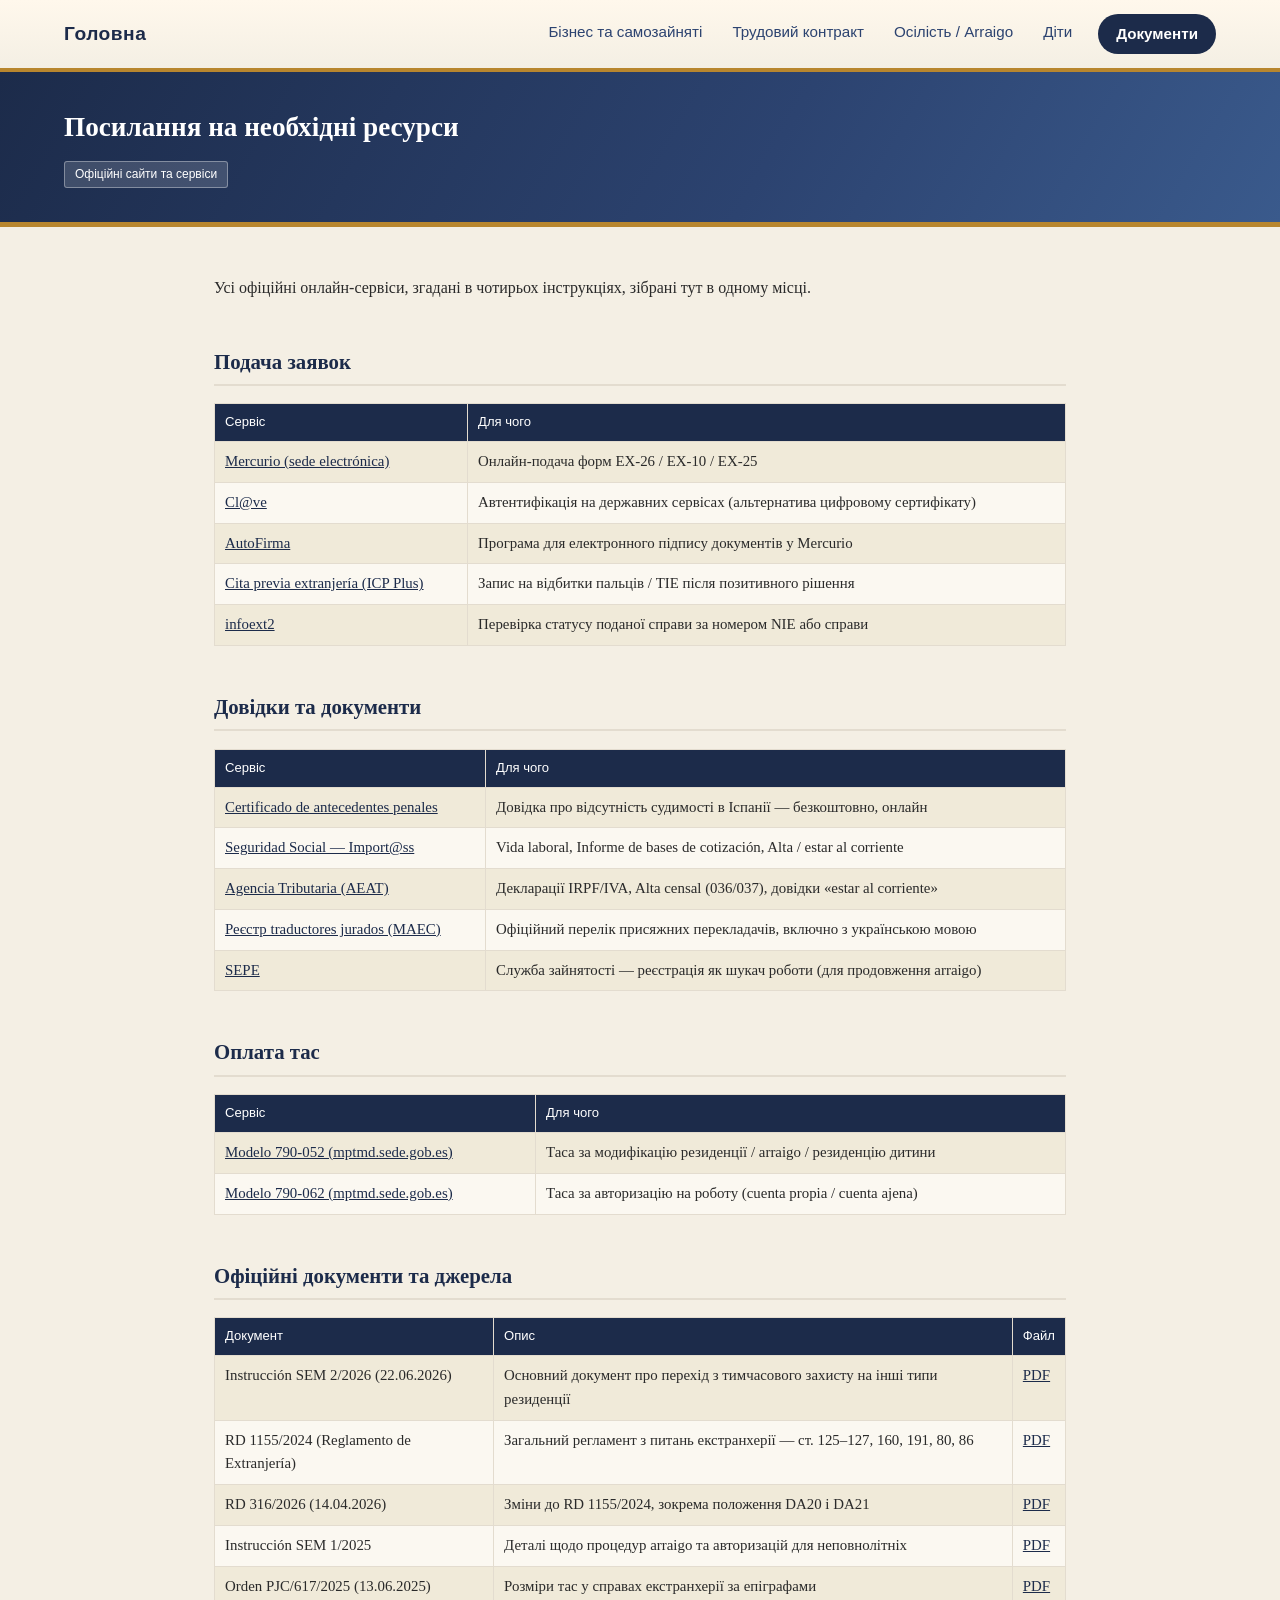
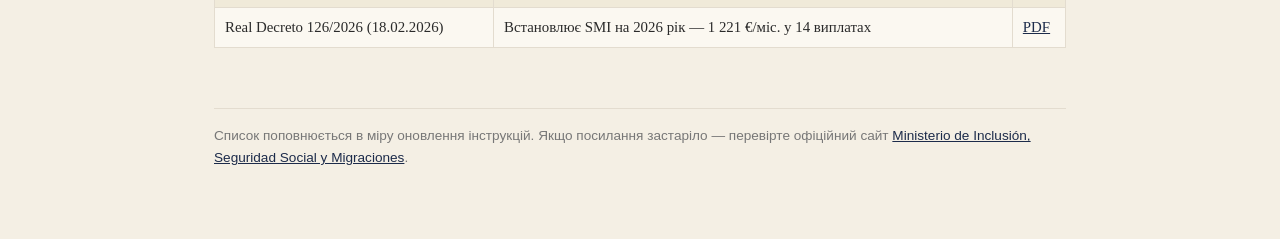
<file: pages/posylannya.html>
<!DOCTYPE html>
<html lang="uk">
<head>
<meta charset="UTF-8">
<meta name="viewport" content="width=device-width, initial-scale=1.0">
<title>Посилання на необхідні ресурси</title>
<link rel="stylesheet" href="../css/style.css?v=20261110b">
<link rel="icon" href="../images/favicon.svg" type="image/svg+xml">
<link rel="icon" href="../images/favicon-32.png" sizes="32x32" type="image/png">
<link rel="apple-touch-icon" href="../images/apple-touch-icon.png">
</head>
<body>

<header class="site-header">
  <div class="nav-bar">
    <a href="../index.html" class="nav-logo">Головна</a>
    <nav class="nav-links">
      <a href="cuenta-propia.html">Бізнес та самозайняті</a>
      <a href="cuenta-ajena.html">Трудовий контракт</a>
      <a href="arraigo.html">Осілість / Arraigo</a>
      <a href="dity.html">Діти</a>
      <a href="dokumenty.html" class="nav-docs">Документи</a>
    </nav>
  </div>
</header>

<div class="page-banner">
  <h1>Посилання на необхідні ресурси</h1>
  <div class="badges">
    <span class="badge">Офіційні сайти та сервіси</span>
  </div>
</div>

<div class="container">

<p>Усі офіційні онлайн-сервіси, згадані в чотирьох інструкціях, зібрані тут в одному місці.</p>

<h2>Подача заявок</h2>
<table>
<tr><th>Сервіс</th><th>Для чого</th></tr>
<tr><td><a href="https://mercurio.delegaciondelgobierno.gob.es/mercurio" target="_blank">Mercurio (sede electrónica)</a></td><td>Онлайн-подача форм EX-26 / EX-10 / EX-25</td></tr>
<tr><td><a href="https://clave.gob.es/" target="_blank">Cl@ve</a></td><td>Автентифікація на державних сервісах (альтернатива цифровому сертифікату)</td></tr>
<tr><td><a href="https://firmaelectronica.gob.es/descargas" target="_blank">AutoFirma</a></td><td>Програма для електронного підпису документів у Mercurio</td></tr>
<tr><td><a href="https://mptmd.sede.gob.es/pagina?id=Extranjeria-cita-previa-extranjeria" target="_blank">Cita previa extranjería (ICP Plus)</a></td><td>Запис на відбитки пальців / TIE після позитивного рішення</td></tr>
<tr><td><a href="https://infoext2.delegaciondelgobierno.gob.es/infoext2/" target="_blank">infoext2</a></td><td>Перевірка статусу поданої справи за номером NIE або справи</td></tr>
</table>

<h2>Довідки та документи</h2>
<table>
<tr><th>Сервіс</th><th>Для чого</th></tr>
<tr><td><a href="https://sede.mjusticia.gob.es/es/tramites/certificado-antecedentes" target="_blank">Certificado de antecedentes penales</a></td><td>Довідка про відсутність судимості в Іспанії — безкоштовно, онлайн</td></tr>
<tr><td><a href="https://portal.seg-social.gob.es/wps/portal/importass/importass" target="_blank">Seguridad Social — Import@ss</a></td><td>Vida laboral, Informe de bases de cotización, Alta / estar al corriente</td></tr>
<tr><td><a href="https://sede.agenciatributaria.gob.es/" target="_blank">Agencia Tributaria (AEAT)</a></td><td>Декларації IRPF/IVA, Alta censal (036/037), довідки «estar al corriente»</td></tr>
<tr><td><a href="https://exteriores.gob.es/es/ServiciosAlCiudadano/Paginas/Traductores-Interpretes-Jurados.aspx" target="_blank">Реєстр traductores jurados (MAEC)</a></td><td>Офіційний перелік присяжних перекладачів, включно з українською мовою</td></tr>
<tr><td><a href="https://www.sepe.es/" target="_blank">SEPE</a></td><td>Служба зайнятості — реєстрація як шукач роботи (для продовження arraigo)</td></tr>
</table>

<h2>Оплата тас</h2>
<table>
<tr><th>Сервіс</th><th>Для чого</th></tr>
<tr><td><a href="https://mptmd.sede.gob.es/pagina?id=Tasa-052" target="_blank">Modelo 790-052 (mptmd.sede.gob.es)</a></td><td>Таса за модифікацію резиденції / arraigo / резиденцію дитини</td></tr>
<tr><td><a href="https://mptmd.sede.gob.es/pagina?id=Tasa-062" target="_blank">Modelo 790-062 (mptmd.sede.gob.es)</a></td><td>Таса за авторизацію на роботу (cuenta propia / cuenta ajena)</td></tr>
</table>

<h2>Офіційні документи та джерела</h2>
<table>
<tr><th>Документ</th><th>Опис</th><th>Файл</th></tr>
<tr><td>Instrucción SEM 2/2026 (22.06.2026)</td><td>Основний документ про перехід з тимчасового захисту на інші типи резиденції</td><td><a href="../akty/Instruccion-SEM-2-2026_perehid-z-TZ.pdf" download>PDF</a></td></tr>
<tr><td>RD 1155/2024 (Reglamento de Extranjería)</td><td>Загальний регламент з питань екстранхерії — ст. 125–127, 160, 191, 80, 86</td><td><a href="../akty/RD-1155-2024_Reglamento-Extranjeria.pdf" download>PDF</a></td></tr>
<tr><td>RD 316/2026 (14.04.2026)</td><td>Зміни до RD 1155/2024, зокрема положення DA20 і DA21</td><td><a href="../akty/RD-316-2026_zmini-do-Reglamentu.pdf" download>PDF</a></td></tr>
<tr><td>Instrucción SEM 1/2025</td><td>Деталі щодо процедур arraigo та авторизацій для неповнолітніх</td><td><a href="../akty/Instruccion-SEM-1-2025_arraigo.pdf" download>PDF</a></td></tr>
<tr><td>Orden PJC/617/2025 (13.06.2025)</td><td>Розміри тас у справах екстранхерії за епіграфами</td><td><a href="../akty/Orden-PJC-617-2025_tasy.pdf" download>PDF</a></td></tr>
<tr><td>Real Decreto 126/2026 (18.02.2026)</td><td>Встановлює SMI на 2026 рік — 1 221 €/міс. у 14 виплатах</td><td><a href="../akty/RD-126-2026_SMI-2026.pdf" download>PDF</a></td></tr>
</table>

<div class="page-footer">
  Список поповнюється в міру оновлення інструкцій. Якщо посилання застаріло — перевірте офіційний сайт <a href="https://www.inclusion.gob.es/web/migraciones/home" target="_blank">Ministerio de Inclusión, Seguridad Social y Migraciones</a>.
</div>

</div>
</body>
</html>
</file>
<file: css/style.css>
:root{
  --navy:#1c2b4a;
  --navy-light:#2c4370;
  --gold:#b8862e;
  --gold-light:#d9a94a;
  --bg:#f4efe4;
  --bg-card:#fbf8f1;
  --line:#e3dccf;
  --ok:#2e7d4f;
  --warn:#b3401c;
  --ukr-blue:#0057b7;
  --ukr-yellow:#ffd700;
  --esp-red:#c60b1e;
}

*{box-sizing:border-box;}

body{
  margin:0;
  font-family:"Georgia","Times New Roman",serif;
  background:var(--bg);
  color:#2a2a2a;
  line-height:1.6;
}

a{color:var(--navy);}

/* ===== HEADER / NAV ===== */
.site-header{
  background:linear-gradient(180deg,#fff8ec 0%, var(--bg) 100%);
  border-bottom:4px solid var(--gold);
}

.nav-bar{
  max-width:1200px;
  margin:0 auto;
  display:flex;
  align-items:center;
  justify-content:space-between;
  padding:14px 24px;
  flex-wrap:wrap;
  gap:10px;
}

.nav-logo{
  font-weight:bold;
  font-size:1.2em;
  color:var(--navy);
  text-decoration:none;
  font-family:Arial,sans-serif;
  letter-spacing:0.5px;
}

.nav-links{
  display:flex;
  gap:22px;
  flex-wrap:wrap;
  font-family:Arial,sans-serif;
  font-size:0.95em;
}

.nav-links a{
  text-decoration:none;
  color:var(--navy-light);
  padding:6px 4px;
  border-bottom:2px solid transparent;
  transition:border-color .2s;
}
.nav-links a:hover, .nav-links a.active{
  border-bottom:2px solid var(--gold);
  color:var(--navy);
}

.nav-docs{
  background:var(--navy);
  color:#fff !important;
  padding:8px 18px !important;
  border-radius:20px;
  border-bottom:none !important;
  font-weight:bold;
}
.nav-docs:hover{
  background:var(--gold);
  border-bottom:none !important;
}

/* ===== HERO (тільки на головній) ===== */
.hero{
  position:relative;
  width:100%;
  max-height:420px;
  overflow:hidden;
}
.hero img{
  width:100%;
  display:block;
  object-fit:cover;
  max-height:420px;
}
.hero-caption{
  position:absolute;
  bottom:0; left:0; right:0;
  background:linear-gradient(0deg, rgba(28,43,74,0.88) 0%, rgba(28,43,74,0.15) 90%);
  color:#fff;
  padding:40px 5% 24px;
  text-align:center;
}
.hero-caption h1{
  font-size:1.9em;
  margin:0 0 8px;
  font-family:Georgia, serif;
  text-shadow:0 2px 6px rgba(0,0,0,0.4);
}
.hero-caption p{
  margin:0;
  font-size:1.05em;
  opacity:0.95;
  font-family:Arial,sans-serif;
}

/* ===== PAGE BANNER (на внутрішніх сторінках) ===== */
.page-banner{
  background:linear-gradient(120deg, var(--navy) 0%, var(--navy-light) 60%, #3a5a8c 100%);
  color:#fff;
  padding:34px 5%;
  border-bottom:5px solid var(--gold);
}
.page-banner h1{
  margin:0 0 6px;
  font-size:1.7em;
}
.page-banner .badges{margin-top:10px;}
.badge{
  display:inline-block;
  background:rgba(255,255,255,0.15);
  border:1px solid rgba(255,255,255,0.35);
  color:#fff;
  font-size:0.75em;
  padding:3px 10px;
  border-radius:3px;
  margin-right:6px;
  font-family:Arial,sans-serif;
}

/* великі кнопки «Крок 1/2» у банері (у стилі плиток tile-primary) */
.banner-steps{margin-top:16px;display:flex;flex-wrap:wrap;gap:14px;}
.banner-step{
  display:inline-block;
  background:linear-gradient(120deg, #f2b632 0%, #ffd45c 100%);
  border:1px solid #d99a1e;
  color:var(--navy);
  font-family:Arial,sans-serif;
  font-weight:bold;
  font-size:1.1em;
  padding:12px 24px;
  border-radius:8px;
  text-decoration:none;
  box-shadow:0 3px 10px rgba(0,0,0,0.25);
  transition:transform .18s, box-shadow .18s;
}
.banner-step:hover{transform:translateY(-3px);box-shadow:0 8px 18px rgba(0,0,0,0.35);}

/* ===== CONTAINER ===== */
.container{
  max-width:900px;
  margin:0 auto;
  padding:32px 24px 70px;
}
.container-wide{
  max-width:1200px;
  margin:0 auto;
  padding:32px 24px 70px;
}

/* ===== INTRO / SECTIONS ===== */
.intro-text{
  background:var(--bg-card);
  border:1px solid var(--line);
  border-radius:10px;
  padding:24px 30px;
  margin:30px 0;
}
.intro-text h2{margin-top:0;color:var(--navy);}

h2{color:var(--navy);border-bottom:2px solid var(--line);padding-bottom:6px;margin-top:44px;font-size:1.3em;}
h3{color:var(--navy);margin-top:26px;font-size:1.08em;}
h4{color:var(--navy);}

.disclaimer{
  background:#fff7e6;
  border:1px solid var(--gold);
  border-radius:6px;
  padding:14px 18px;
  margin-bottom:26px;
  font-size:0.92em;
}

.highlight{
  background:#eef7ef;
  border:1px solid var(--ok);
  border-radius:6px;
  padding:14px 18px;
  margin:16px 0;
}

.link-box{
  background:#eef2f7;
  border-radius:6px;
  padding:12px 16px;
  margin:10px 0;
}
.link-box a{font-weight:bold;}

.note{font-size:0.9em;color:#666;font-style:italic;}

.step{
  background:var(--bg-card);
  border:1px solid var(--line);
  border-left:5px solid var(--gold);
  border-radius:6px;
  padding:16px 20px;
  margin:16px 0;
}
.step-num{
  display:inline-flex;align-items:center;justify-content:center;
  width:28px;height:28px;background:var(--navy);color:#fff;
  border-radius:50%;font-family:Arial,sans-serif;font-weight:bold;
  font-size:0.9em;margin-right:10px;
}

.type-card{
  background:var(--bg-card);
  border:1px solid var(--line);
  border-radius:6px;
  padding:16px 20px;
  margin:14px 0;
}

table{width:100%;border-collapse:collapse;margin:16px 0;font-size:0.93em;background:var(--bg-card);}
th,td{border:1px solid var(--line);padding:8px 10px;text-align:left;vertical-align:top;}
th{background:var(--navy);color:#fff;font-family:Arial,sans-serif;font-weight:normal;font-size:0.88em;}
tr:nth-child(even){background:#f0ead9;}

.checklist li{list-style:none;margin-bottom:8px;padding-left:26px;position:relative;}
.checklist li::before{content:"☐";position:absolute;left:0;font-size:1.2em;color:var(--navy);}

.tag-ok{color:var(--ok);font-weight:bold;}
.tag-warn{color:var(--warn);font-weight:bold;}

/* ===== TILES (головна сторінка) ===== */
.tiles-grid{
  display:grid;
  grid-template-columns:repeat(4, 1fr);
  gap:22px;
  margin:36px 0;
}
.tiles-grid.small{
  grid-template-columns:repeat(2, 1fr);
  max-width:700px;
  margin:36px auto;
}
.tile{
  display:block;
  text-decoration:none;
  color:inherit;
  background:var(--bg-card);
  border:1px solid var(--line);
  border-radius:14px;
  overflow:hidden;
  box-shadow:0 3px 10px rgba(28,43,74,0.08);
  transition:transform .18s, box-shadow .18s;
}
.tile:hover{
  transform:translateY(-5px);
  box-shadow:0 10px 22px rgba(28,43,74,0.18);
}
.tile-img{
  width:100%;
  height:150px;
  object-fit:cover;
  display:block;
  border-bottom:4px solid var(--gold);
}
.tile-body{
  padding:16px 18px 20px;
  font-family:Arial,sans-serif;
}
.tile-body h3{
  margin:0 0 8px;
  color:var(--navy);
  font-size:1.05em;
  font-family:Georgia,serif;
}
.tile-body p{
  margin:0;
  font-size:0.88em;
  color:#555;
}
.tile-secondary{
  background:linear-gradient(120deg, var(--navy) 0%, var(--navy-light) 100%);
}
.tile-secondary .tile-body{background:transparent;}
/* яскраві плитки «Крок 1/2»: золотий фон, темно-синій текст (контраст ~8:1) */
.tile-primary{
  background:linear-gradient(120deg, #f2b632 0%, #ffd45c 100%);
  border-color:#d99a1e;
}
.tile-primary .tile-body{background:transparent;}
.tile-primary .tile-body h3{color:var(--navy);}
.tile-primary .tile-body p{color:#1c2b4a;}
.tile-primary .tile-body p.tile-note{font-size:0.8em;font-style:italic;margin-top:10px;color:#2c3a55;}
.tile-secondary .tile-body h3{color:#fff;}
.tile-secondary .tile-body p{color:#e6e9f0;}
.tile-secondary{border-color:var(--navy);}

/* ===== FOOTER / LEGAL ===== */
.legal-footer{
  max-width:900px;
  margin:50px auto 0;
  padding:20px 24px 40px;
  border-top:1px solid var(--line);
  font-size:0.88em;
  color:#666;
  text-align:center;
  font-family:Arial,sans-serif;
}

.page-footer{
  margin-top:60px;
  padding-top:16px;
  border-top:1px solid var(--line);
  font-size:0.85em;
  color:#777;
  font-family:Arial,sans-serif;
}

/* ===== GUIDE PAGES: screenshots, Q&A, persona ===== */
.shot{margin:14px 0 20px;}
.shot img{max-width:100%;height:auto;display:block;border:1px solid var(--line);border-radius:6px;box-shadow:0 2px 8px rgba(28,43,74,0.10);background:#fff;}
.shot figcaption{font-size:0.85em;color:#666;font-family:Arial,sans-serif;margin-top:6px;}
.qa{background:#f3f6fb;border-left:4px solid var(--navy-light);border-radius:4px;padding:10px 14px;margin:10px 0;font-size:0.95em;}
.qa strong:first-child{color:var(--navy);}
.persona{background:var(--bg-card);border:1px dashed var(--gold);border-radius:8px;padding:14px 18px;margin:18px 0;}
.ajena{background:#f6f0fa;border-left:4px solid #6b3f8c;border-radius:4px;padding:10px 14px;margin:10px 0;font-size:0.95em;}
.ajena::before{content:"Якщо у вас cuenta ajena (трудовий договір): ";font-weight:bold;color:#6b3f8c;}
.toc{background:var(--bg-card);border:1px solid var(--line);border-radius:8px;padding:12px 20px;margin:20px 0;}
.toc ol{margin:6px 0;}
.next-page{display:block;text-align:center;background:var(--navy);color:#fff !important;text-decoration:none;padding:14px 20px;border-radius:8px;font-family:Arial,sans-serif;font-weight:bold;margin:30px 0;}
.next-page:hover{background:var(--gold);}
code.v{background:#fff;border:1px solid var(--line);border-radius:3px;padding:1px 5px;font-family:Consolas,monospace;font-size:0.92em;}
pre.tpl{background:#fff;border:1px solid var(--line);border-radius:6px;padding:14px 16px;white-space:pre-wrap;font-family:Consolas,monospace;font-size:0.85em;line-height:1.45;}

@media (max-width: 900px){
  .tiles-grid{grid-template-columns:repeat(2,1fr);}
  .tiles-grid.small{grid-template-columns:1fr;}
  .hero-caption h1{font-size:1.3em;}
}
</file>
